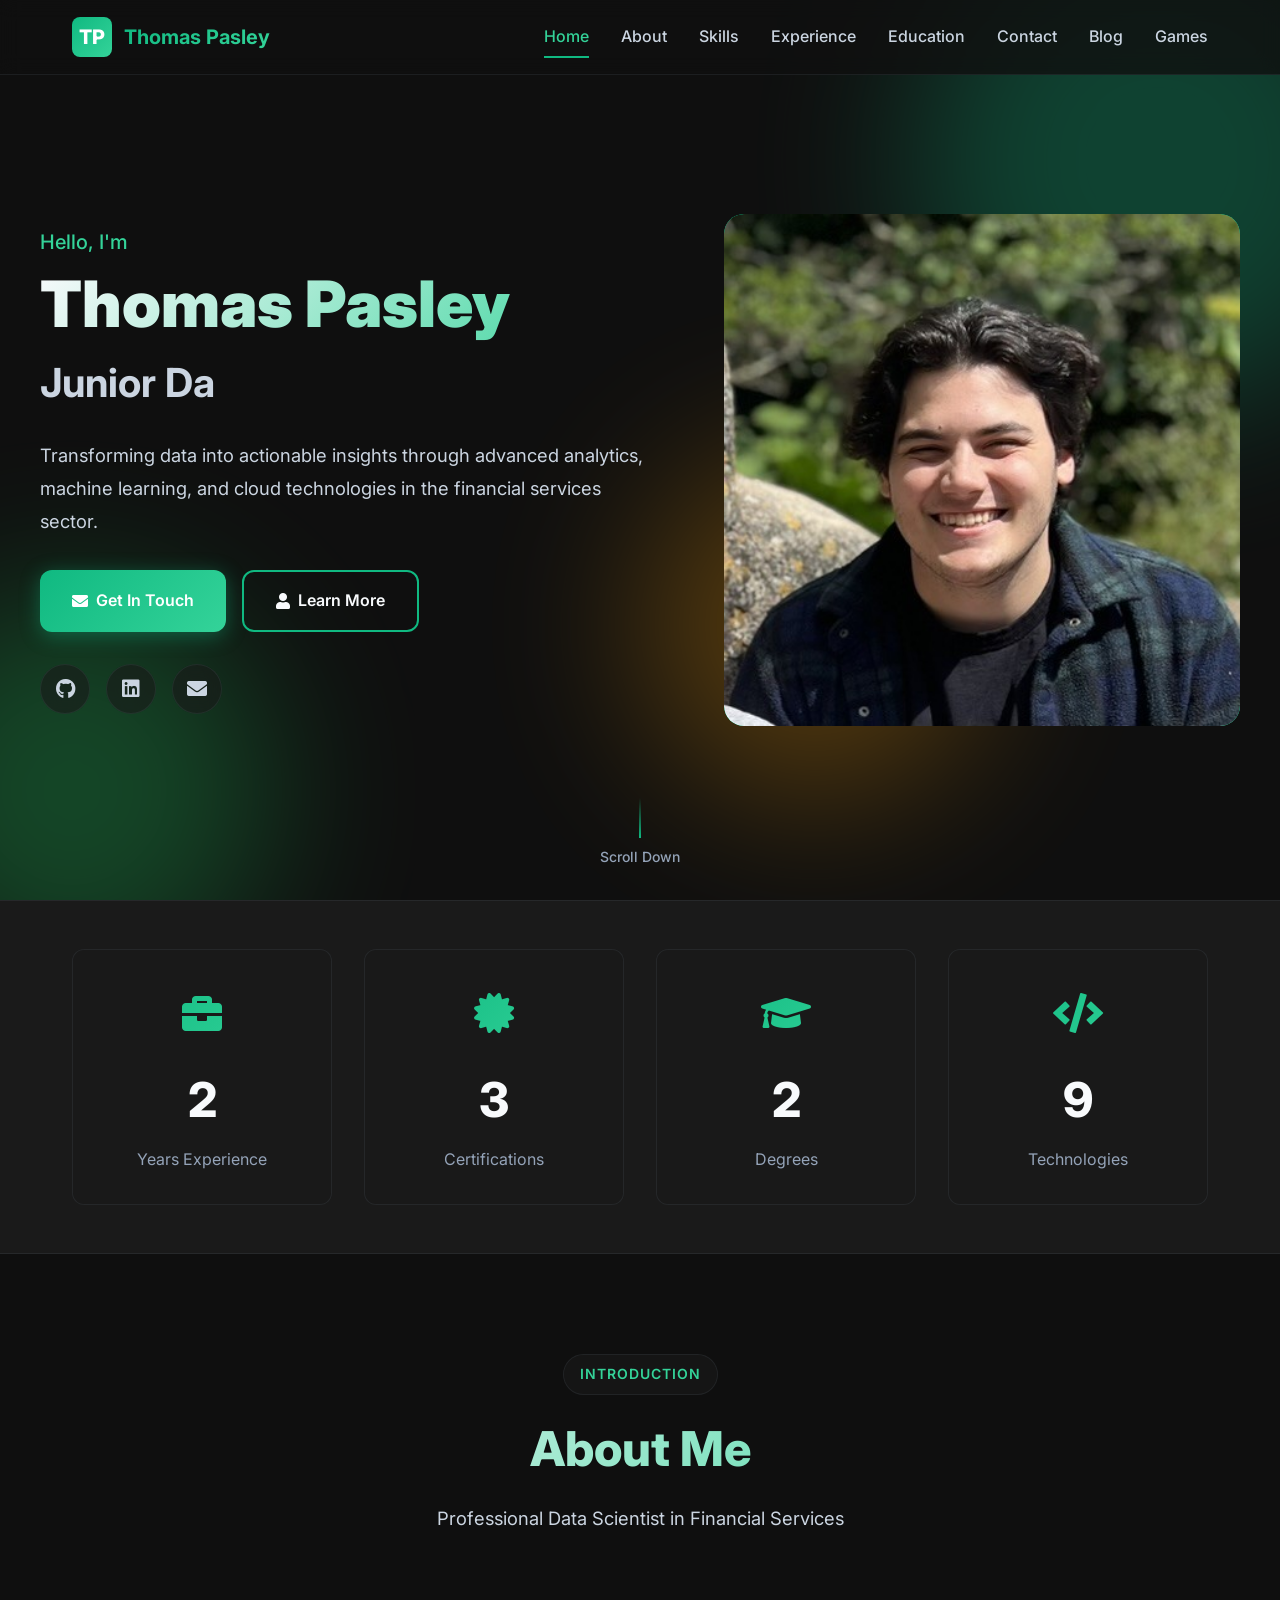
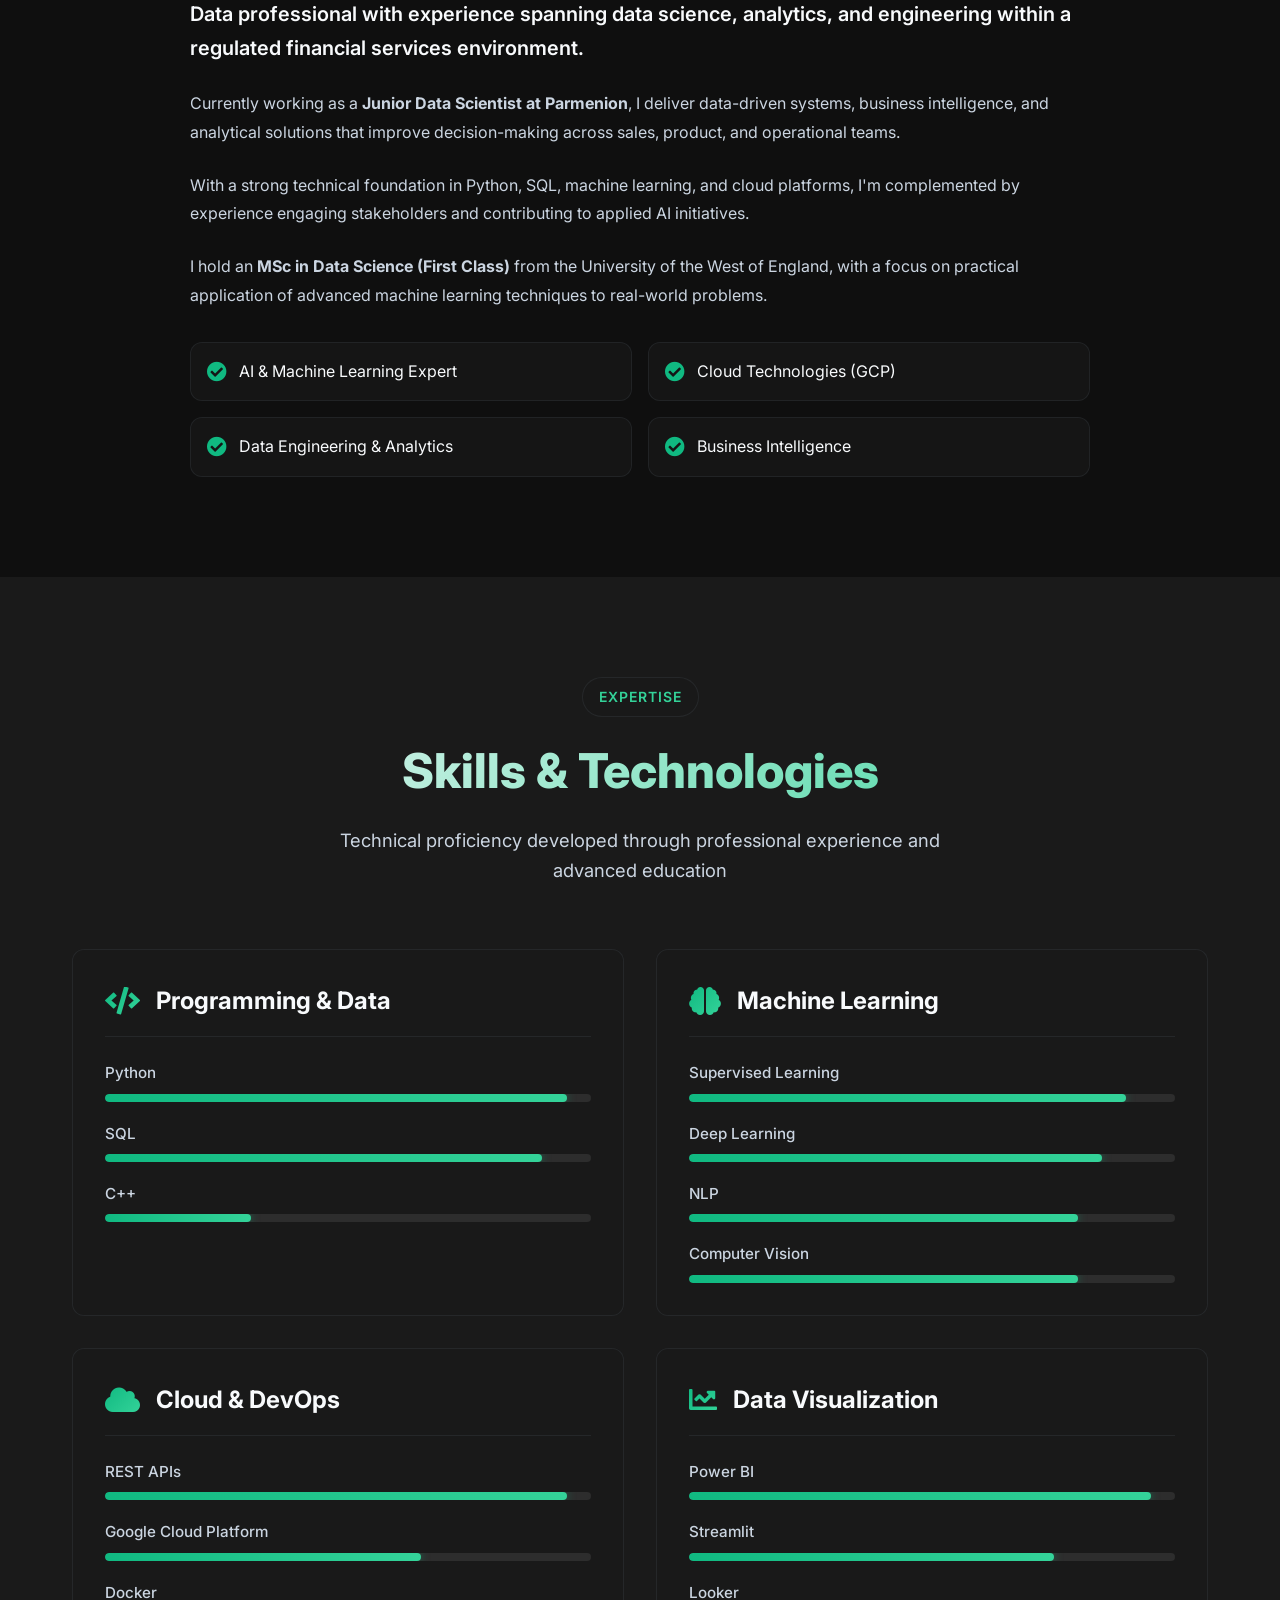
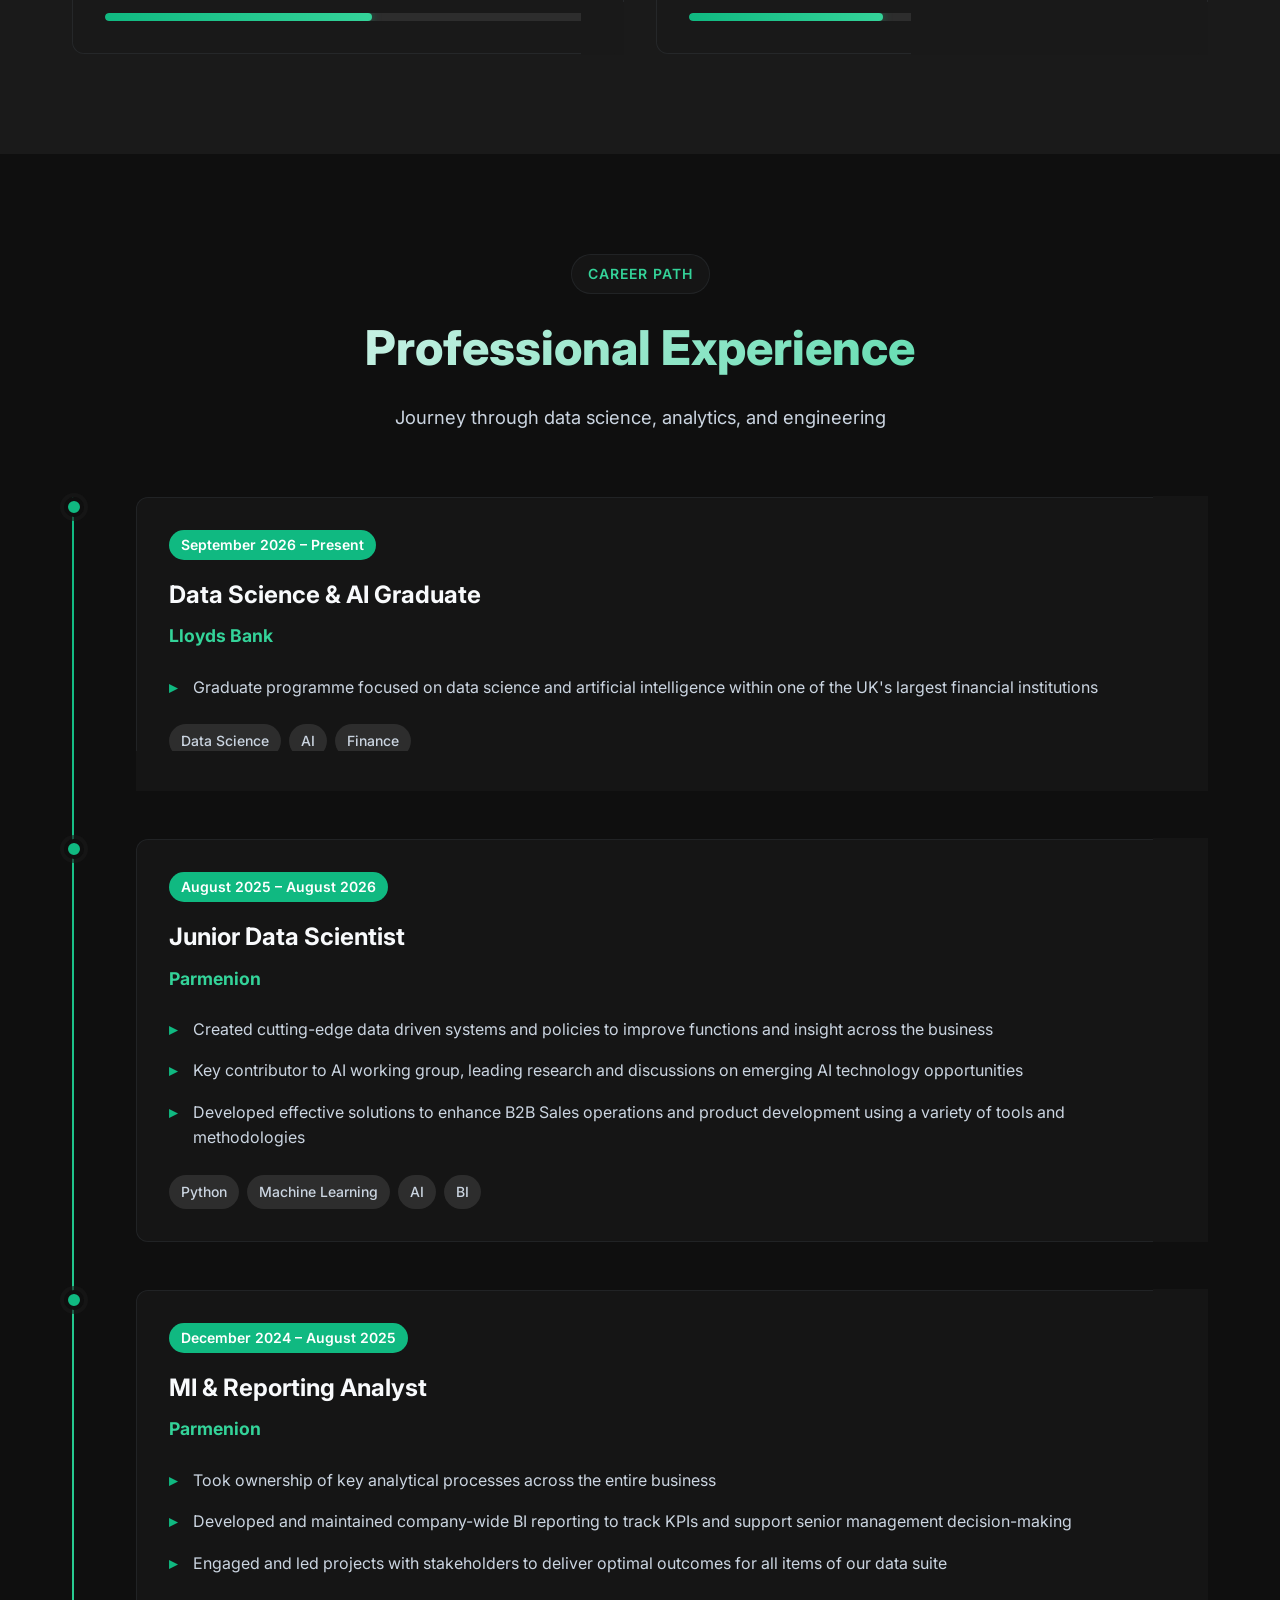
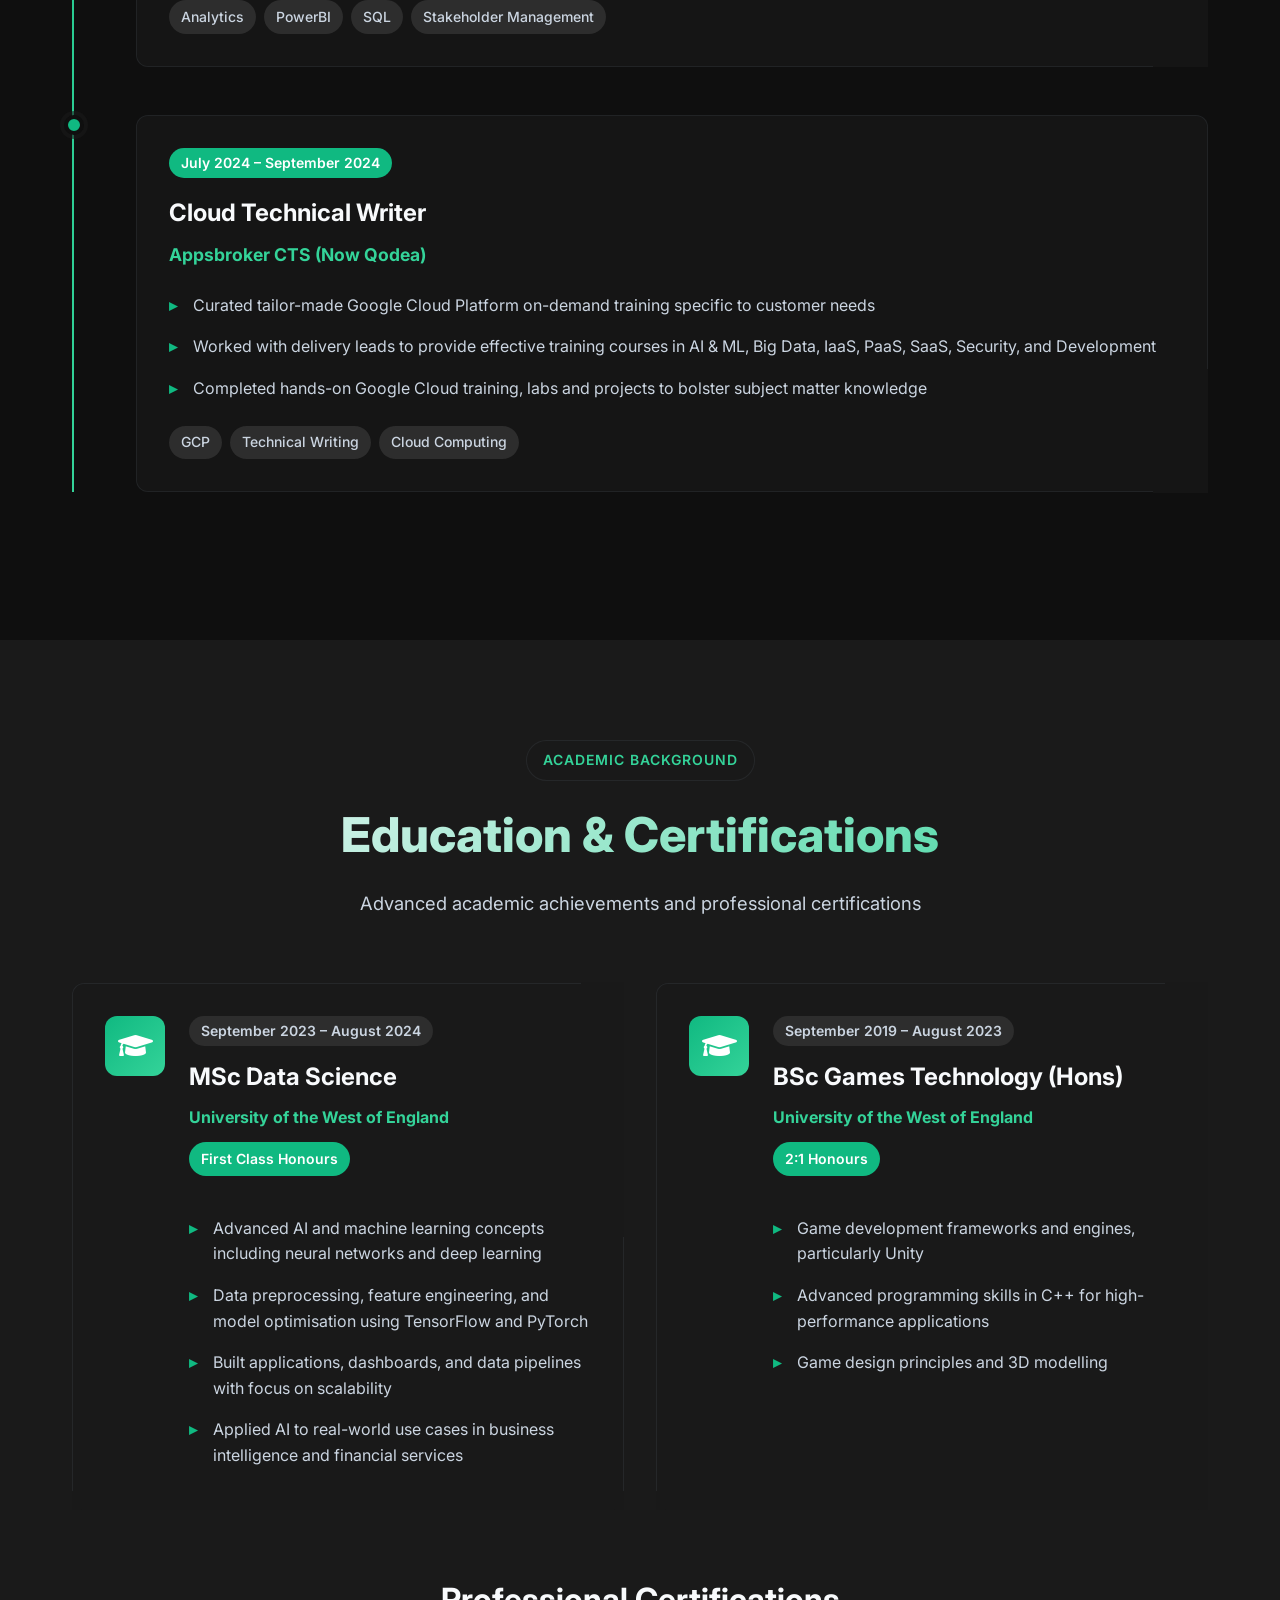
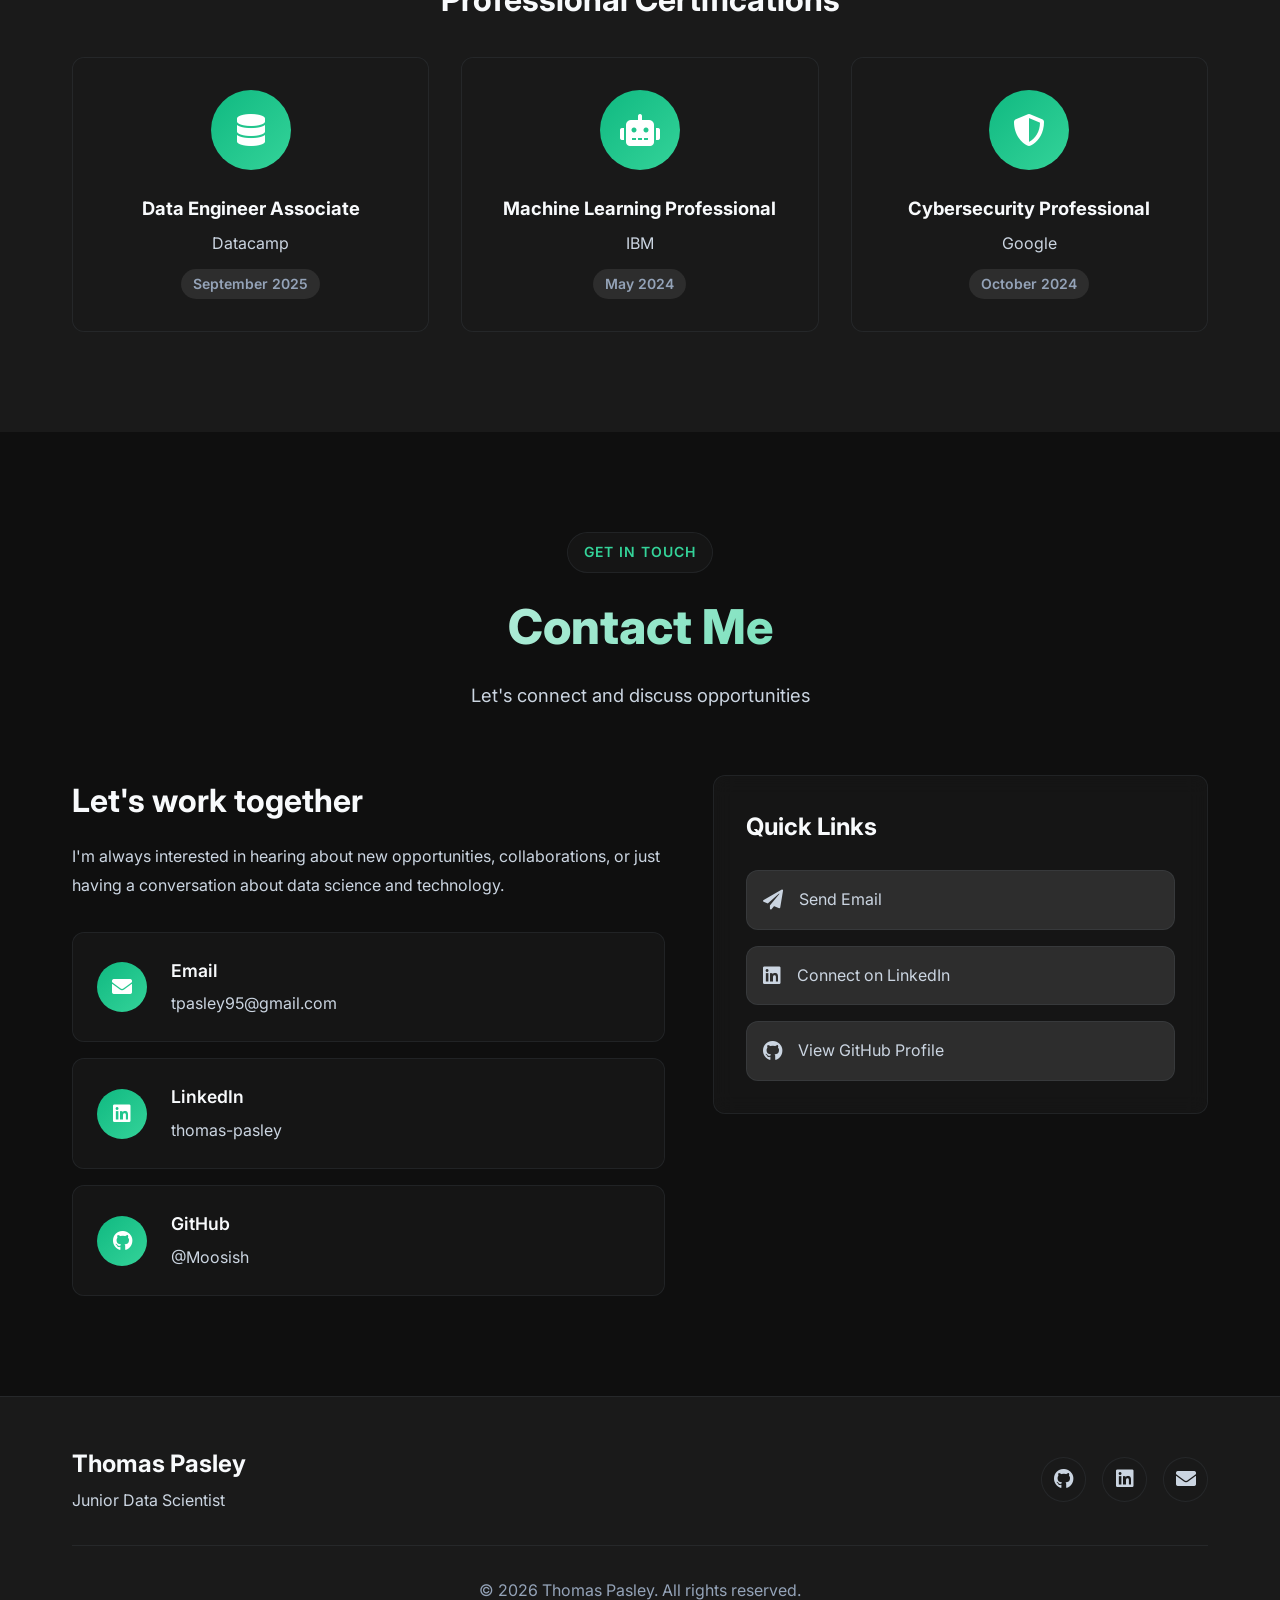
<file: index.html>
<!DOCTYPE HTML>
<html>
	<head>
		<title>Thomas Pasley - Data Scientist Portfolio</title>
		<meta charset="utf-8" />
		<meta name="viewport" content="width=device-width, initial-scale=1, user-scalable=no" />
		<meta name="description" content="Thomas Pasley - Junior Data Scientist specializing in machine learning, data analytics, and cloud technologies" />
		<link rel="preconnect" href="https://fonts.googleapis.com">
		<link rel="preconnect" href="https://fonts.gstatic.com" crossorigin>
		<link href="https://fonts.googleapis.com/css2?family=Inter:wght@300;400;500;600;700;800;900&family=Fira+Code:wght@400;500&display=swap" rel="stylesheet">
		<link rel="stylesheet" href="assets/css/fontawesome-all.min.css" />
		<link rel="stylesheet" href="assets/css/redesign.css" />
	</head>
	<body>

		<!-- Navigation Header -->
		<nav id="main-nav">
			<div class="nav-container">
				<div class="nav-brand">
					<span class="brand-icon">TP</span>
					<span class="brand-name">Thomas Pasley</span>
				</div>
				<div class="nav-menu" id="navMenu">
					<a href="#home" class="nav-link active">Home</a>
					<a href="#about" class="nav-link">About</a>
					<a href="#skills" class="nav-link">Skills</a>
					<a href="#experience" class="nav-link">Experience</a>
					<a href="#education" class="nav-link">Education</a>
					<a href="#contact" class="nav-link">Contact</a>
					<a href="/blog/" class="nav-link">Blog</a>
					<a href="/games/" class="nav-link">Games</a>
				</div>
				<button class="nav-toggle" id="navToggle">
					<span></span>
					<span></span>
					<span></span>
				</button>
			</div>
		</nav>

		<!-- Hero Section -->
		<section id="home" class="hero-section">
			<div class="hero-background">
				<div class="gradient-orb orb-1"></div>
				<div class="gradient-orb orb-2"></div>
				<div class="gradient-orb orb-3"></div>
			</div>
			<div class="hero-content">
				<div class="hero-text">
					<p class="hero-greeting">Hello, I'm</p>
					<h1 class="hero-name">Thomas Pasley</h1>
					<h2 class="hero-title">Junior Data Scientist</h2>
					<p class="hero-description">
						Transforming data into actionable insights through advanced analytics,
						machine learning, and cloud technologies in the financial services sector.
					</p>
					<div class="hero-cta">
						<a href="#contact" class="btn btn-primary">
							<i class="fas fa-envelope"></i> Get In Touch
						</a>
						<a href="#about" class="btn btn-secondary">
							<i class="fas fa-user"></i> Learn More
						</a>
					</div>
					<div class="hero-social">
						<a href="https://github.com/Moosish" target="_blank" rel="noopener noreferrer" aria-label="GitHub">
							<i class="fab fa-github"></i>
						</a>
						<a href="https://www.linkedin.com/in/thomas-pasley/" target="_blank" rel="noopener noreferrer" aria-label="LinkedIn">
							<i class="fab fa-linkedin"></i>
						</a>
						<a href="mailto:tpasley95@gmail.com" aria-label="Email">
							<i class="fas fa-envelope"></i>
						</a>
					</div>
				</div>
				<div class="hero-image">
					<div class="image-wrapper">
						<img src="images/avatar-2026.jpg" alt="Thomas Pasley" />
						<div class="image-border"></div>
					</div>
				</div>
			</div>
			<div class="scroll-indicator">
				<span></span>
				<p>Scroll Down</p>
			</div>
		</section>

		<!-- Stats Section -->
		<section class="stats-section">
			<div class="container">
				<div class="stats-grid">
					<div class="stat-item">
						<div class="stat-icon">
							<i class="fas fa-briefcase"></i>
						</div>
						<h3 class="stat-number" data-target="2">0</h3>
						<p class="stat-label">Years Experience</p>
					</div>
					<div class="stat-item">
						<div class="stat-icon">
							<i class="fas fa-certificate"></i>
						</div>
						<h3 class="stat-number" data-target="3">0</h3>
						<p class="stat-label">Certifications</p>
					</div>
					<div class="stat-item">
						<div class="stat-icon">
							<i class="fas fa-graduation-cap"></i>
						</div>
						<h3 class="stat-number" data-target="2">0</h3>
						<p class="stat-label">Degrees</p>
					</div>
					<div class="stat-item">
						<div class="stat-icon">
							<i class="fas fa-code"></i>
						</div>
						<h3 class="stat-number" data-target="10">0</h3>
						<p class="stat-label">Technologies</p>
					</div>
				</div>
			</div>
		</section>

		<!-- About Section -->
		<section id="about" class="about-section">
			<div class="container">
				<div class="section-header">
					<span class="section-tag">Introduction</span>
					<h2 class="section-title">About Me</h2>
					<p class="section-subtitle">Professional Data Scientist in Financial Services</p>
				</div>
				<div class="about-content">
					<div class="about-text">
						<p class="lead">
							Data professional with experience spanning data science, analytics, and engineering
							within a regulated financial services environment.
						</p>
						<p>
							Currently working as a <strong>Junior Data Scientist at Parmenion</strong>, I deliver
							data-driven systems, business intelligence, and analytical solutions that improve
							decision-making across sales, product, and operational teams.
						</p>
						<p>
							With a strong technical foundation in Python, SQL, machine learning, and cloud platforms,
							I'm complemented by experience engaging stakeholders and contributing to applied AI initiatives.
						</p>
						<p>
							I hold an <strong>MSc in Data Science (First Class)</strong> from the University of the
							West of England, with a focus on practical application of advanced machine learning
							techniques to real-world problems.
						</p>
						<div class="about-highlights">
							<div class="highlight-item">
								<i class="fas fa-check-circle"></i>
								<span>AI & Machine Learning Expert</span>
							</div>
							<div class="highlight-item">
								<i class="fas fa-check-circle"></i>
								<span>Cloud Technologies (GCP)</span>
							</div>
							<div class="highlight-item">
								<i class="fas fa-check-circle"></i>
								<span>Data Engineering & Analytics</span>
							</div>
							<div class="highlight-item">
								<i class="fas fa-check-circle"></i>
								<span>Business Intelligence</span>
							</div>
						</div>
					</div>
				</div>
			</div>
		</section>

		<!-- Skills Section -->
		<section id="skills" class="skills-section">
			<div class="container">
				<div class="section-header">
					<span class="section-tag">Expertise</span>
					<h2 class="section-title">Skills & Technologies</h2>
					<p class="section-subtitle">Technical proficiency developed through professional experience and advanced education</p>
				</div>
				<div class="skills-grid">
					<div class="skill-category">
						<div class="category-header">
							<i class="fas fa-code"></i>
							<h3>Programming & Data</h3>
						</div>
						<div class="skill-items">
							<div class="skill-item">
								<span class="skill-name">Python</span>
								<div class="skill-bar">
									<div class="skill-progress" data-progress="95"></div>
								</div>
							</div>
							<div class="skill-item">
								<span class="skill-name">SQL</span>
								<div class="skill-bar">
									<div class="skill-progress" data-progress="90"></div>
								</div>
							</div>
							<div class="skill-item">
								<span class="skill-name">C++</span>
								<div class="skill-bar">
									<div class="skill-progress" data-progress="30"></div>
								</div>
							</div>
						</div>
					</div>

					<div class="skill-category">
						<div class="category-header">
							<i class="fas fa-brain"></i>
							<h3>Machine Learning</h3>
						</div>
						<div class="skill-items">
							<div class="skill-item">
								<span class="skill-name">Supervised Learning</span>
								<div class="skill-bar">
									<div class="skill-progress" data-progress="90"></div>
								</div>
							</div>
							<div class="skill-item">
								<span class="skill-name">Deep Learning</span>
								<div class="skill-bar">
									<div class="skill-progress" data-progress="85"></div>
								</div>
							</div>
							<div class="skill-item">
								<span class="skill-name">NLP</span>
								<div class="skill-bar">
									<div class="skill-progress" data-progress="80"></div>
								</div>
							</div>
							<div class="skill-item">
								<span class="skill-name">Computer Vision</span>
								<div class="skill-bar">
									<div class="skill-progress" data-progress="80"></div>
								</div>
							</div>
						</div>
					</div>

					<div class="skill-category">
						<div class="category-header">
							<i class="fas fa-cloud"></i>
							<h3>Cloud & DevOps</h3>
						</div>
						<div class="skill-items">
							<div class="skill-item">
								<span class="skill-name">REST APIs</span>
								<div class="skill-bar">
									<div class="skill-progress" data-progress="95"></div>
								</div>
							</div>
							<div class="skill-item">
								<span class="skill-name">Google Cloud Platform</span>
								<div class="skill-bar">
									<div class="skill-progress" data-progress="65"></div>
								</div>
							</div>
							<div class="skill-item">
								<span class="skill-name">Docker</span>
								<div class="skill-bar">
									<div class="skill-progress" data-progress="55"></div>
								</div>
							</div>
						</div>
					</div>

					<div class="skill-category">
						<div class="category-header">
							<i class="fas fa-chart-line"></i>
							<h3>Data Visualization</h3>
						</div>
						<div class="skill-items">
							<div class="skill-item">
								<span class="skill-name">Power BI</span>
								<div class="skill-bar">
									<div class="skill-progress" data-progress="95"></div>
								</div>
							</div>
							<div class="skill-item">
								<span class="skill-name">Streamlit</span>
								<div class="skill-bar">
									<div class="skill-progress" data-progress="75"></div>
								</div>
							</div>
							<div class="skill-item">
								<span class="skill-name">Looker</span>
								<div class="skill-bar">
									<div class="skill-progress" data-progress="40"></div>
								</div>
							</div>
						</div>
					</div>
				</div>
			</div>
		</section>

		<!-- Experience Section -->
		<section id="experience" class="experience-section">
			<div class="container">
				<div class="section-header">
					<span class="section-tag">Career Path</span>
					<h2 class="section-title">Professional Experience</h2>
					<p class="section-subtitle">Journey through data science, analytics, and engineering</p>
				</div>
				<div class="timeline">
					<div class="timeline-item">
						<div class="timeline-marker"></div>
						<div class="timeline-content">
							<span class="timeline-date">September 2026 – Present</span>
							<h3>Data Science &amp; AI Graduate</h3>
							<h4>Lloyds Bank</h4>
							<ul>
								<li>Graduate programme focused on data science and artificial intelligence within one of the UK's largest financial institutions</li>
							</ul>
							<div class="timeline-tags">
								<span class="tag">Data Science</span>
								<span class="tag">AI</span>
								<span class="tag">Finance</span>
							</div>
						</div>
					</div>

					<div class="timeline-item">
						<div class="timeline-marker"></div>
						<div class="timeline-content">
							<span class="timeline-date">August 2025 – August 2026</span>
							<h3>Junior Data Scientist</h3>
							<h4>Parmenion</h4>
							<ul>
								<li>Created cutting-edge data driven systems and policies to improve functions and insight across the business</li>
								<li>Key contributor to AI working group, leading research and discussions on emerging AI technology opportunities</li>
								<li>Developed effective solutions to enhance B2B Sales operations and product development using a variety of tools and methodologies</li>
							</ul>
							<div class="timeline-tags">
								<span class="tag">Python</span>
								<span class="tag">Machine Learning</span>
								<span class="tag">AI</span>
								<span class="tag">BI</span>
							</div>
						</div>
					</div>

					<div class="timeline-item">
						<div class="timeline-marker"></div>
						<div class="timeline-content">
							<span class="timeline-date">December 2024 – August 2025</span>
							<h3>MI & Reporting Analyst</h3>
							<h4>Parmenion</h4>
							<ul>
								<li>Took ownership of key analytical processes across the entire business</li>
								<li>Developed and maintained company-wide BI reporting to track KPIs and support senior management decision-making</li>
								<li>Engaged and led projects with stakeholders to deliver optimal outcomes for all items of our data suite</li>
							</ul>
							<div class="timeline-tags">
								<span class="tag">Analytics</span>
								<span class="tag">PowerBI
								</span>
								<span class="tag">SQL</span>
								<span class="tag">Stakeholder Management</span>
							</div>
						</div>
					</div>

					<div class="timeline-item">
						<div class="timeline-marker"></div>
						<div class="timeline-content">
							<span class="timeline-date">July 2024 – September 2024</span>
							<h3>Cloud Technical Writer</h3>
							<h4>Appsbroker CTS (Now Qodea)</h4>
							<ul>
								<li>Curated tailor-made Google Cloud Platform on-demand training specific to customer needs</li>
								<li>Worked with delivery leads to provide effective training courses in AI & ML, Big Data, IaaS, PaaS, SaaS, Security, and Development</li>
								<li>Completed hands-on Google Cloud training, labs and projects to bolster subject matter knowledge</li>
							</ul>
							<div class="timeline-tags">
								<span class="tag">GCP</span>
								<span class="tag">Technical Writing</span>
								<span class="tag">Cloud Computing</span>
							</div>
						</div>
					</div>
				</div>
			</div>
		</section>

		<!-- Education Section -->
		<section id="education" class="education-section">
			<div class="container">
				<div class="section-header">
					<span class="section-tag">Academic Background</span>
					<h2 class="section-title">Education & Certifications</h2>
					<p class="section-subtitle">Advanced academic achievements and professional certifications</p>
				</div>

				<div class="education-grid">
					<div class="education-card">
						<div class="education-icon">
							<i class="fas fa-graduation-cap"></i>
						</div>
						<div class="education-content">
							<span class="education-date">September 2023 – August 2024</span>
							<h3>MSc Data Science</h3>
							<h4>University of the West of England</h4>
							<span class="education-grade">First Class Honours</span>
							<ul>
								<li>Advanced AI and machine learning concepts including neural networks and deep learning</li>
								<li>Data preprocessing, feature engineering, and model optimisation using TensorFlow and PyTorch</li>
								<li>Built applications, dashboards, and data pipelines with focus on scalability</li>
								<li>Applied AI to real-world use cases in business intelligence and financial services</li>
							</ul>
						</div>
					</div>

					<div class="education-card">
						<div class="education-icon">
							<i class="fas fa-graduation-cap"></i>
						</div>
						<div class="education-content">
							<span class="education-date">September 2019 – August 2023</span>
							<h3>BSc Games Technology (Hons)</h3>
							<h4>University of the West of England</h4>
							<span class="education-grade">2:1 Honours</span>
							<ul>
								<li>Game development frameworks and engines, particularly Unity</li>
								<li>Advanced programming skills in C++ for high-performance applications</li>
								<li>Game design principles and 3D modelling</li>
							</ul>
						</div>
					</div>
				</div>

				<div class="certifications-wrapper">
					<h3 class="certifications-title">Professional Certifications</h3>
					<div class="certifications-grid">
						<div class="cert-card">
							<div class="cert-icon">
								<i class="fas fa-database"></i>
							</div>
							<h4>Data Engineer Associate</h4>
							<p>Datacamp</p>
							<span class="cert-date">September 2025</span>
						</div>
						<div class="cert-card">
							<div class="cert-icon">
								<i class="fas fa-robot"></i>
							</div>
							<h4>Machine Learning Professional</h4>
							<p>IBM</p>
							<span class="cert-date">May 2024</span>
						</div>
						<div class="cert-card">
							<div class="cert-icon">
								<i class="fas fa-shield-alt"></i>
							</div>
							<h4>Cybersecurity Professional</h4>
							<p>Google</p>
							<span class="cert-date">October 2024</span>
						</div>
					</div>
				</div>
			</div>
		</section>

		<!-- Contact Section -->
		<section id="contact" class="contact-section">
			<div class="container">
				<div class="section-header">
					<span class="section-tag">Get In Touch</span>
					<h2 class="section-title">Contact Me</h2>
					<p class="section-subtitle">Let's connect and discuss opportunities</p>
				</div>
				<div class="contact-grid">
					<div class="contact-info">
						<h3>Let's work together</h3>
						<p>
							I'm always interested in hearing about new opportunities, collaborations,
							or just having a conversation about data science and technology.
						</p>
						<div class="contact-methods">
							<a href="mailto:tpasley95@gmail.com" class="contact-method">
								<div class="method-icon">
									<i class="fas fa-envelope"></i>
								</div>
								<div class="method-content">
									<h4>Email</h4>
									<p>tpasley95@gmail.com</p>
								</div>
							</a>
							<a href="https://www.linkedin.com/in/thomas-pasley/" target="_blank" rel="noopener noreferrer" class="contact-method">
								<div class="method-icon">
									<i class="fab fa-linkedin"></i>
								</div>
								<div class="method-content">
									<h4>LinkedIn</h4>
									<p>thomas-pasley</p>
								</div>
							</a>
							<a href="https://github.com/Moosish" target="_blank" rel="noopener noreferrer" class="contact-method">
								<div class="method-icon">
									<i class="fab fa-github"></i>
								</div>
								<div class="method-content">
									<h4>GitHub</h4>
									<p>@Moosish</p>
								</div>
							</a>
						</div>
					</div>
					<div class="contact-cta">
						<div class="cta-card">
							<h3>Quick Links</h3>
							<div class="quick-links">
								<a href="mailto:tpasley95@gmail.com" class="quick-link">
									<i class="fas fa-paper-plane"></i>
									Send Email
								</a>
								<a href="https://www.linkedin.com/in/thomas-pasley/" target="_blank" rel="noopener noreferrer" class="quick-link">
									<i class="fab fa-linkedin"></i>
									Connect on LinkedIn
								</a>
								<a href="https://github.com/Moosish" target="_blank" rel="noopener noreferrer" class="quick-link">
									<i class="fab fa-github"></i>
									View GitHub Profile
								</a>
							</div>
						</div>
					</div>
				</div>
			</div>
		</section>

		<!-- Footer -->
		<footer class="site-footer">
			<div class="container">
				<div class="footer-content">
					<div class="footer-brand">
						<h3>Thomas Pasley</h3>
						<p>Junior Data Scientist</p>
					</div>
					<div class="footer-social">
						<a href="https://github.com/Moosish" target="_blank" rel="noopener noreferrer" aria-label="GitHub">
							<i class="fab fa-github"></i>
						</a>
						<a href="https://www.linkedin.com/in/thomas-pasley/" target="_blank" rel="noopener noreferrer" aria-label="LinkedIn">
							<i class="fab fa-linkedin"></i>
						</a>
						<a href="mailto:tpasley95@gmail.com" aria-label="Email">
							<i class="fas fa-envelope"></i>
						</a>
					</div>
				</div>
				<div class="footer-bottom">
					<p>&copy; 2026 Thomas Pasley. All rights reserved.</p>
				</div>
			</div>
		</footer>

		<!-- Scripts -->
		<script src="assets/js/redesign.js"></script>
	</body>
</html>
</file>
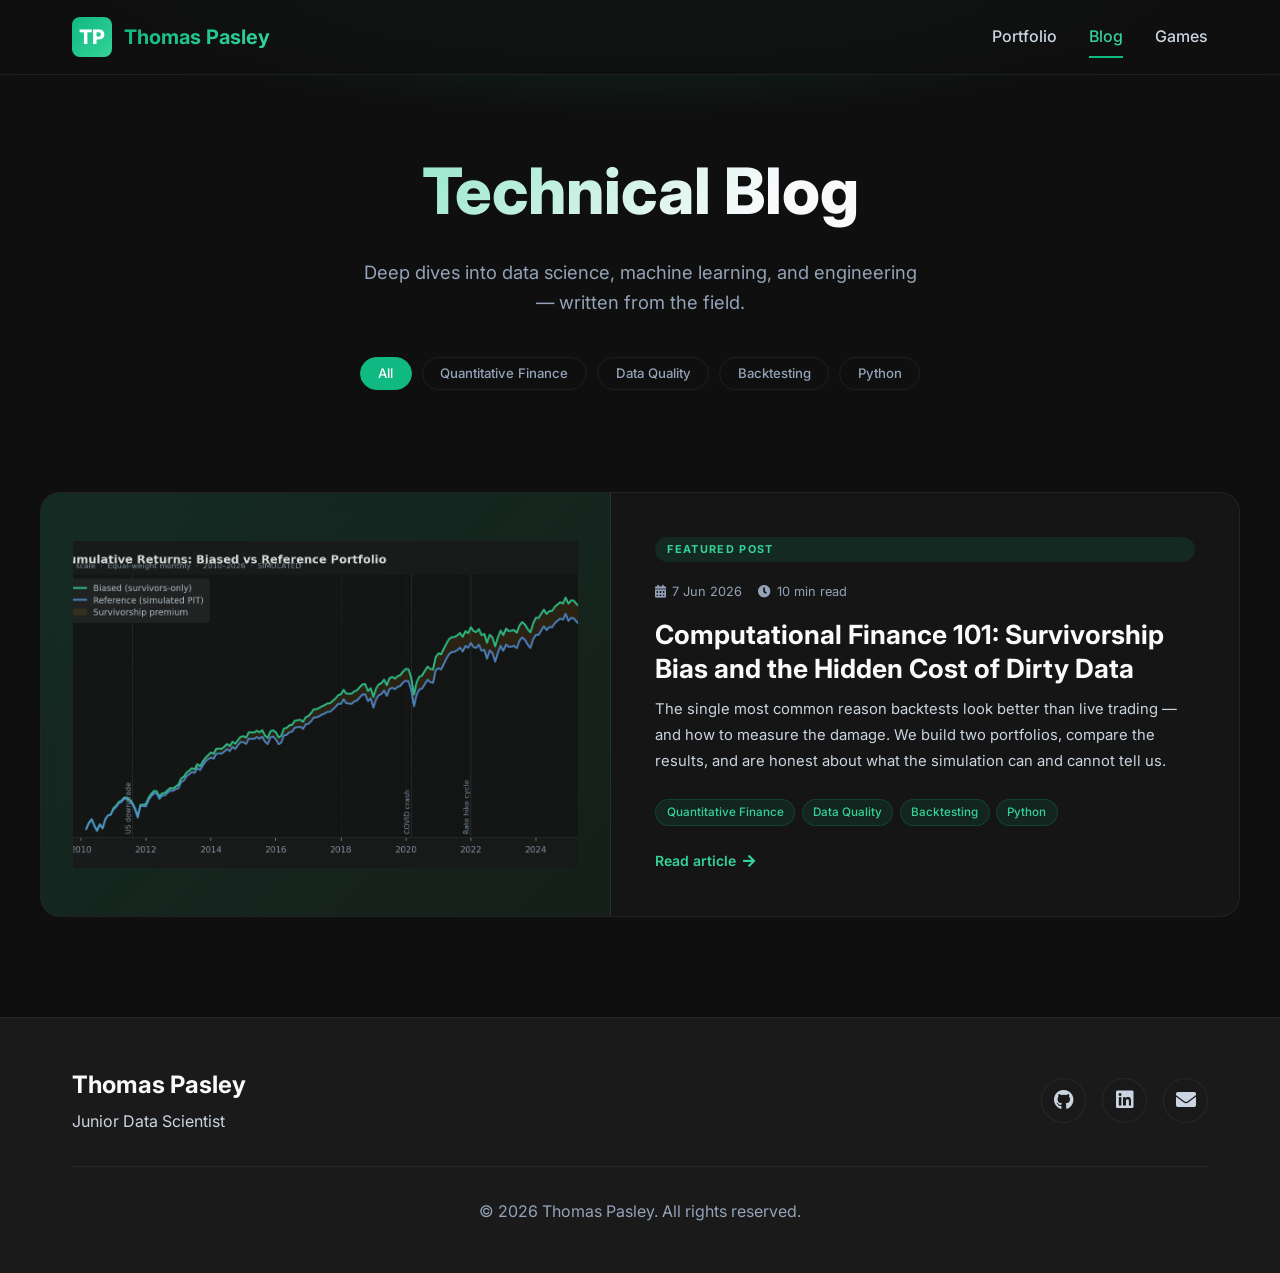
<file: blog/index.html>
<!DOCTYPE HTML>
<html lang="en">
<head>
    <title>Blog — Thomas Pasley</title>
    <meta charset="utf-8" />
    <meta name="viewport" content="width=device-width, initial-scale=1, user-scalable=no" />
    <meta name="description" content="Technical writing on data science, machine learning, and engineering by Thomas Pasley." />
    <link rel="preconnect" href="https://fonts.googleapis.com">
    <link rel="preconnect" href="https://fonts.gstatic.com" crossorigin>
    <link href="https://fonts.googleapis.com/css2?family=Inter:wght@300;400;500;600;700;800;900&family=Fira+Code:wght@400;500&display=swap" rel="stylesheet">
    <link rel="stylesheet" href="../assets/css/fontawesome-all.min.css" />
    <link rel="stylesheet" href="../assets/css/redesign.css" />
    <link rel="stylesheet" href="./blog.css" />
</head>
<body>

    <!-- Navigation -->
    <nav id="main-nav">
        <div class="nav-container">
            <div class="nav-brand">
                <span class="brand-icon">TP</span>
                <span class="brand-name">Thomas Pasley</span>
            </div>
            <div class="nav-menu" id="navMenu">
                <a href="/" class="nav-link">Portfolio</a>
                <a href="/blog/" class="nav-link active">Blog</a>
                <a href="/games/" class="nav-link">Games</a>
            </div>
            <button class="nav-toggle" id="navToggle" aria-label="Toggle navigation">
                <span></span>
                <span></span>
                <span></span>
            </button>
        </div>
    </nav>

    <!-- Hero -->
    <header class="blog-hero">
        <h1>Technical Blog</h1>
        <p class="blog-hero-subtitle">
            Deep dives into data science, machine learning, and engineering — written from the field.
        </p>

        <!-- Tag filter — populated by blog.js -->
        <div class="tag-filter" id="tagFilter" role="group" aria-label="Filter posts by tag"></div>
    </header>

    <!-- Posts -->
    <main class="posts-section" id="postsRoot">
        <div class="posts-container">
            <!-- Featured card injected here -->
            <div id="featuredZone"></div>

            <!-- Regular cards grid -->
            <div class="regular-posts" id="regularGrid"></div>

            <!-- Empty state -->
            <p class="posts-empty" id="postsEmpty">No posts match that tag yet.</p>
        </div>
    </main>

    <!-- Footer -->
    <footer class="site-footer">
        <div class="container">
            <div class="footer-content">
                <div class="footer-brand">
                    <h3>Thomas Pasley</h3>
                    <p>Junior Data Scientist</p>
                </div>
                <div class="footer-social">
                    <a href="https://github.com/Moosish" target="_blank" rel="noopener noreferrer" aria-label="GitHub">
                        <i class="fab fa-github"></i>
                    </a>
                    <a href="https://www.linkedin.com/in/thomas-pasley/" target="_blank" rel="noopener noreferrer" aria-label="LinkedIn">
                        <i class="fab fa-linkedin"></i>
                    </a>
                    <a href="mailto:tpasley95@gmail.com" aria-label="Email">
                        <i class="fas fa-envelope"></i>
                    </a>
                </div>
            </div>
            <div class="footer-bottom">
                <p>&copy; 2026 Thomas Pasley. All rights reserved.</p>
            </div>
        </div>
    </footer>

    <script src="./posts.js"></script>
    <script src="./blog.js"></script>
</body>
</html>
</file>
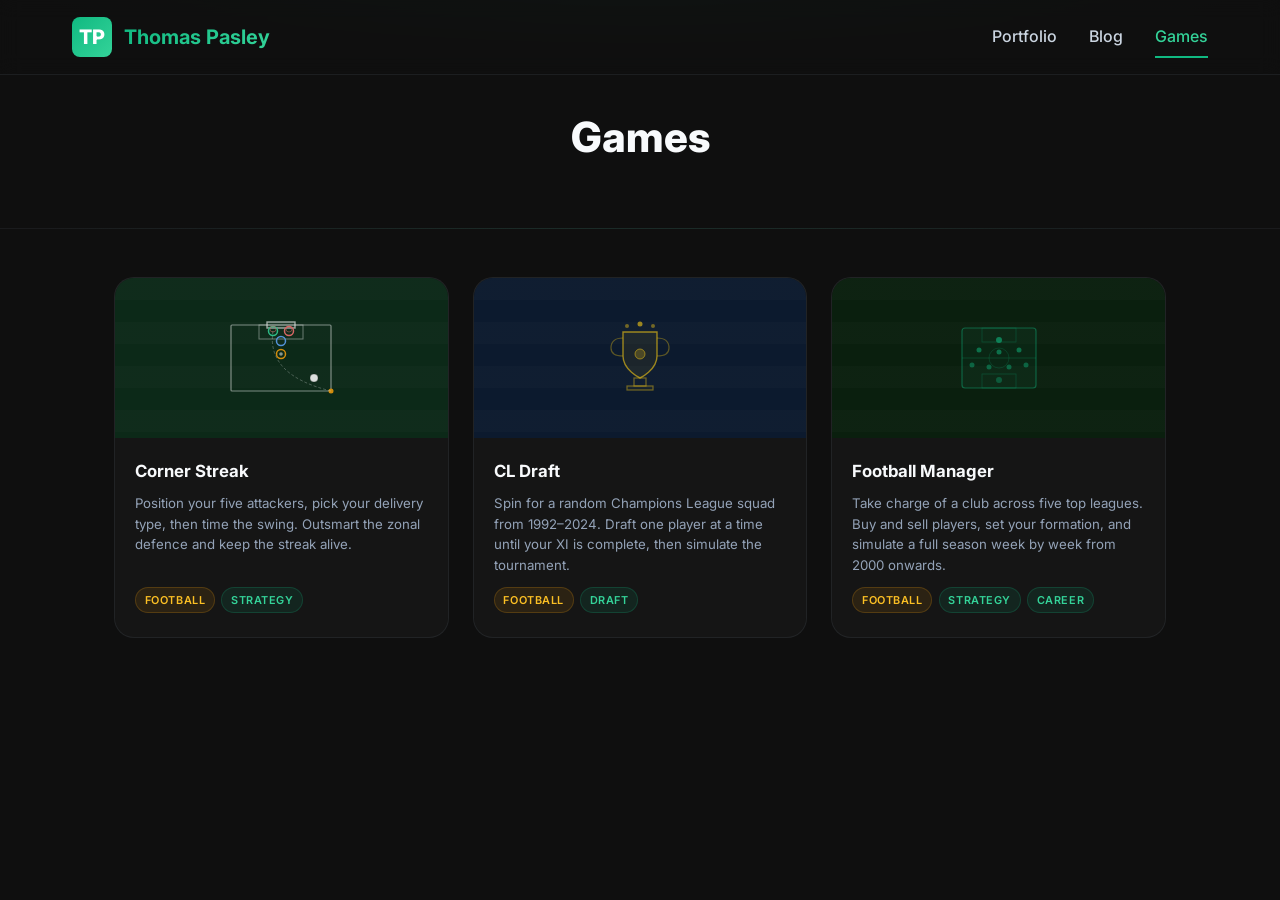
<file: games/index.html>
<!DOCTYPE html>
<html lang="en">
<head>
    <title>Games — Thomas Pasley</title>
    <meta charset="utf-8"/>
    <meta name="viewport" content="width=device-width, initial-scale=1, user-scalable=no"/>
    <meta name="description" content="Mini arcade-style games by Thomas Pasley — data-driven mechanics, browser-native, no installs."/>
    <link rel="preconnect" href="https://fonts.googleapis.com">
    <link rel="preconnect" href="https://fonts.gstatic.com" crossorigin>
    <link href="https://fonts.googleapis.com/css2?family=Inter:wght@300;400;500;600;700;800;900&display=swap" rel="stylesheet">
    <link rel="stylesheet" href="../assets/css/fontawesome-all.min.css"/>
    <link rel="stylesheet" href="../assets/css/redesign.css"/>
    <style>
        .games-hero {
            text-align: center;
            padding: 6.5rem 1.5rem 3rem;
            background: radial-gradient(ellipse 70% 50% at 50% -10%, rgba(16,185,129,0.14) 0%, transparent 70%);
            border-bottom: 1px solid rgba(148,163,184,0.08);
        }
        .games-hero h1 {
            font-size: clamp(1.8rem, 4vw, 2.6rem);
            font-weight: 800;
            color: var(--text-primary);
            margin-bottom: 0.6rem;
        }
        .games-hero p {
            font-size: 1rem;
            color: var(--text-muted);
            max-width: 500px;
            margin: 0 auto;
            line-height: 1.65;
        }

        .games-section { max-width: 1100px; margin: 0 auto; padding: 3rem 1.5rem 5rem; }

        .games-grid {
            display: grid;
            grid-template-columns: repeat(auto-fill, minmax(300px, 1fr));
            gap: 1.5rem;
        }

        .game-card {
            background: var(--bg-card);
            border: 1px solid var(--border-color);
            border-radius: var(--border-radius-lg);
            overflow: hidden;
            text-decoration: none;
            color: inherit;
            display: flex;
            flex-direction: column;
            transition: transform 0.2s, border-color 0.2s, box-shadow 0.2s;
        }
        .game-card:hover {
            transform: translateY(-4px);
            border-color: rgba(16,185,129,0.35);
            box-shadow: 0 12px 40px rgba(0,0,0,0.35);
        }

        .game-card-pitch {
            height: 160px;
            background: #0c2918;
            display: flex;
            align-items: center;
            justify-content: center;
            position: relative;
            overflow: hidden;
        }
        .game-card-pitch::before {
            content: '';
            position: absolute;
            inset: 0;
            background: repeating-linear-gradient(
                180deg,
                rgba(255,255,255,0.016) 0px,
                rgba(255,255,255,0.016) 22px,
                transparent 22px,
                transparent 44px
            );
        }
        .pitch-icon {
            position: relative;
            z-index: 1;
            display: flex;
            flex-direction: column;
            align-items: center;
            gap: 6px;
        }
        .pitch-icon svg { opacity: 0.85; }
        .game-card-body { padding: 1.25rem 1.25rem 1.5rem; flex: 1; display: flex; flex-direction: column; gap: 0.5rem; }
        .game-card-title { font-size: 1.05rem; font-weight: 700; color: var(--text-primary); }
        .game-card-desc { font-size: 0.83rem; color: var(--text-muted); line-height: 1.55; flex: 1; }
        .game-card-tags { display: flex; gap: 0.4rem; flex-wrap: wrap; margin-top: 0.25rem; }
        .game-tag {
            font-size: 0.68rem; font-weight: 600; letter-spacing: 0.05em; text-transform: uppercase;
            padding: 0.2rem 0.55rem; border-radius: 20px;
            background: rgba(16,185,129,0.1); color: var(--primary-light);
            border: 1px solid rgba(16,185,129,0.2);
        }
        .game-tag.tag-sport { background: rgba(245,158,11,0.1); color: #fbbf24; border-color: rgba(245,158,11,0.2); }
    </style>
</head>
<body>

<nav id="main-nav">
    <div class="nav-container">
        <div class="nav-brand">
            <span class="brand-icon">TP</span>
            <span class="brand-name">Thomas Pasley</span>
        </div>
        <div class="nav-menu" id="navMenu">
            <a href="/" class="nav-link">Portfolio</a>
            <a href="/blog/" class="nav-link">Blog</a>
            <a href="/games/" class="nav-link active">Games</a>
        </div>
        <button class="nav-toggle" id="navToggle" aria-label="Toggle navigation">
            <span></span><span></span><span></span>
        </button>
    </div>
</nav>

<header class="games-hero">
    <h1>Games</h1>
</header>

<section class="games-section">
    <div class="games-grid">

        <a href="./corners/" class="game-card">
            <div class="game-card-pitch">
                <!-- Mini top-down pitch SVG -->
                <div class="pitch-icon">
                    <svg width="110" height="76" viewBox="0 0 110 76" fill="none" xmlns="http://www.w3.org/2000/svg">
                        <!-- Pitch outline / penalty area -->
                        <rect x="5" y="5" width="100" height="66" rx="1" stroke="rgba(255,255,255,0.55)" stroke-width="1.2" fill="none"/>
                        <!-- 6-yard box -->
                        <rect x="33" y="5" width="44" height="14" stroke="rgba(255,255,255,0.45)" stroke-width="1" fill="none"/>
                        <!-- Goal -->
                        <rect x="41" y="2" width="28" height="6" stroke="rgba(255,255,255,0.7)" stroke-width="1.4" fill="rgba(255,255,255,0.07)"/>
                        <!-- Penalty spot -->
                        <circle cx="55" cy="34" r="1.8" fill="rgba(255,255,255,0.6)"/>
                        <!-- Corner flag -->
                        <circle cx="105" cy="71" r="2.5" fill="#f59e0b"/>
                        <!-- Ball at corner -->
                        <circle cx="88" cy="58" r="4" fill="white" stroke="rgba(0,0,0,0.3)" stroke-width="0.8"/>
                        <!-- Attacker dots -->
                        <circle cx="47" cy="11" r="4.5" fill="none" stroke="#34d399" stroke-width="1.5"/>
                        <circle cx="55" cy="21" r="4.5" fill="none" stroke="#60a5fa" stroke-width="1.5"/>
                        <circle cx="55" cy="34" r="4.5" fill="none" stroke="#f59e0b" stroke-width="1.5"/>
                        <circle cx="63" cy="11" r="4.5" fill="none" stroke="#f87171" stroke-width="1.5"/>
                        <!-- Defender dots -->
                        <circle cx="47" cy="9" r="3"   fill="none" stroke="#f87171" stroke-width="1" opacity="0.5"/>
                        <circle cx="63" cy="9" r="3"   fill="none" stroke="#f87171" stroke-width="1" opacity="0.5"/>
                        <!-- Ball arc (inswinger) -->
                        <path d="M 105 71 Q 40 55 47 11" stroke="rgba(255,255,255,0.3)" stroke-width="1" fill="none" stroke-dasharray="3 2"/>
                    </svg>
                </div>
            </div>
            <div class="game-card-body">
                <div class="game-card-title">Corner Streak</div>
                <div class="game-card-desc">Position your five attackers, pick your delivery type, then time the swing. Outsmart the zonal defence and keep the streak alive.</div>
                <div class="game-card-tags">
                    <span class="game-tag tag-sport">Football</span>
                    <span class="game-tag">Strategy</span>
                </div>
            </div>
        </a>

        <a href="./cl-draft/" class="game-card">
            <div class="game-card-pitch" style="background:#0c1a2e">
                <div class="pitch-icon">
                    <svg width="110" height="76" viewBox="0 0 110 76" fill="none" xmlns="http://www.w3.org/2000/svg">
                        <!-- Trophy -->
                        <path d="M38 12 H72 V36 C72 50 55 58 55 58 C55 58 38 50 38 36 Z" stroke="rgba(250,204,21,0.7)" stroke-width="1.4" fill="rgba(250,204,21,0.08)"/>
                        <rect x="49" y="58" width="12" height="8" stroke="rgba(250,204,21,0.5)" stroke-width="1.2" fill="none"/>
                        <rect x="42" y="66" width="26" height="4" stroke="rgba(250,204,21,0.5)" stroke-width="1.2" fill="rgba(250,204,21,0.05)"/>
                        <!-- Handles -->
                        <path d="M38 18 Q26 18 26 28 Q26 36 38 36" stroke="rgba(250,204,21,0.4)" stroke-width="1.2" fill="none"/>
                        <path d="M72 18 Q84 18 84 28 Q84 36 72 36" stroke="rgba(250,204,21,0.4)" stroke-width="1.2" fill="none"/>
                        <!-- Stars -->
                        <circle cx="55" cy="34" r="5" fill="rgba(250,204,21,0.25)" stroke="rgba(250,204,21,0.6)" stroke-width="1"/>
                        <circle cx="42" cy="6" r="2" fill="#facc15" opacity="0.5"/>
                        <circle cx="55" cy="4" r="2.5" fill="#facc15" opacity="0.7"/>
                        <circle cx="68" cy="6" r="2" fill="#facc15" opacity="0.5"/>
                    </svg>
                </div>
            </div>
            <div class="game-card-body">
                <div class="game-card-title">CL Draft</div>
                <div class="game-card-desc">Spin for a random Champions League squad from 1992–2024. Draft one player at a time until your XI is complete, then simulate the tournament.</div>
                <div class="game-card-tags">
                    <span class="game-tag tag-sport">Football</span>
                    <span class="game-tag">Draft</span>
                </div>
            </div>
        </a>

        <a href="./manager/" class="game-card">
            <div class="game-card-pitch" style="background:#0a1f0e">
                <div class="pitch-icon">
                    <svg width="110" height="76" viewBox="0 0 110 76" fill="none" xmlns="http://www.w3.org/2000/svg">
                        <rect x="18" y="8" width="74" height="60" rx="3" stroke="rgba(16,185,129,0.5)" stroke-width="1.2" fill="rgba(16,185,129,0.06)"/>
                        <line x1="18" y1="38" x2="92" y2="38" stroke="rgba(16,185,129,0.3)" stroke-width="0.8"/>
                        <circle cx="55" cy="38" r="10" stroke="rgba(16,185,129,0.25)" stroke-width="0.8" fill="none"/>
                        <rect x="38" y="8" width="34" height="14" stroke="rgba(16,185,129,0.3)" stroke-width="0.8" fill="none"/>
                        <rect x="38" y="54" width="34" height="14" stroke="rgba(16,185,129,0.3)" stroke-width="0.8" fill="none"/>
                        <circle cx="55" cy="20" r="3" fill="rgba(16,185,129,0.7)"/>
                        <circle cx="35" cy="30" r="2.5" fill="rgba(16,185,129,0.6)"/>
                        <circle cx="55" cy="32" r="2.5" fill="rgba(16,185,129,0.6)"/>
                        <circle cx="75" cy="30" r="2.5" fill="rgba(16,185,129,0.6)"/>
                        <circle cx="28" cy="45" r="2.5" fill="rgba(16,185,129,0.5)"/>
                        <circle cx="45" cy="47" r="2.5" fill="rgba(16,185,129,0.5)"/>
                        <circle cx="65" cy="47" r="2.5" fill="rgba(16,185,129,0.5)"/>
                        <circle cx="82" cy="45" r="2.5" fill="rgba(16,185,129,0.5)"/>
                        <circle cx="55" cy="60" r="3" fill="rgba(16,185,129,0.4)"/>
                    </svg>
                </div>
            </div>
            <div class="game-card-body">
                <div class="game-card-title">Football Manager</div>
                <div class="game-card-desc">Take charge of a club across five top leagues. Buy and sell players, set your formation, and simulate a full season week by week from 2000 onwards.</div>
                <div class="game-card-tags">
                    <span class="game-tag tag-sport">Football</span>
                    <span class="game-tag">Strategy</span>
                    <span class="game-tag">Career</span>
                </div>
            </div>
        </a>

    </div>
</section>

</body>
</html>
</file>
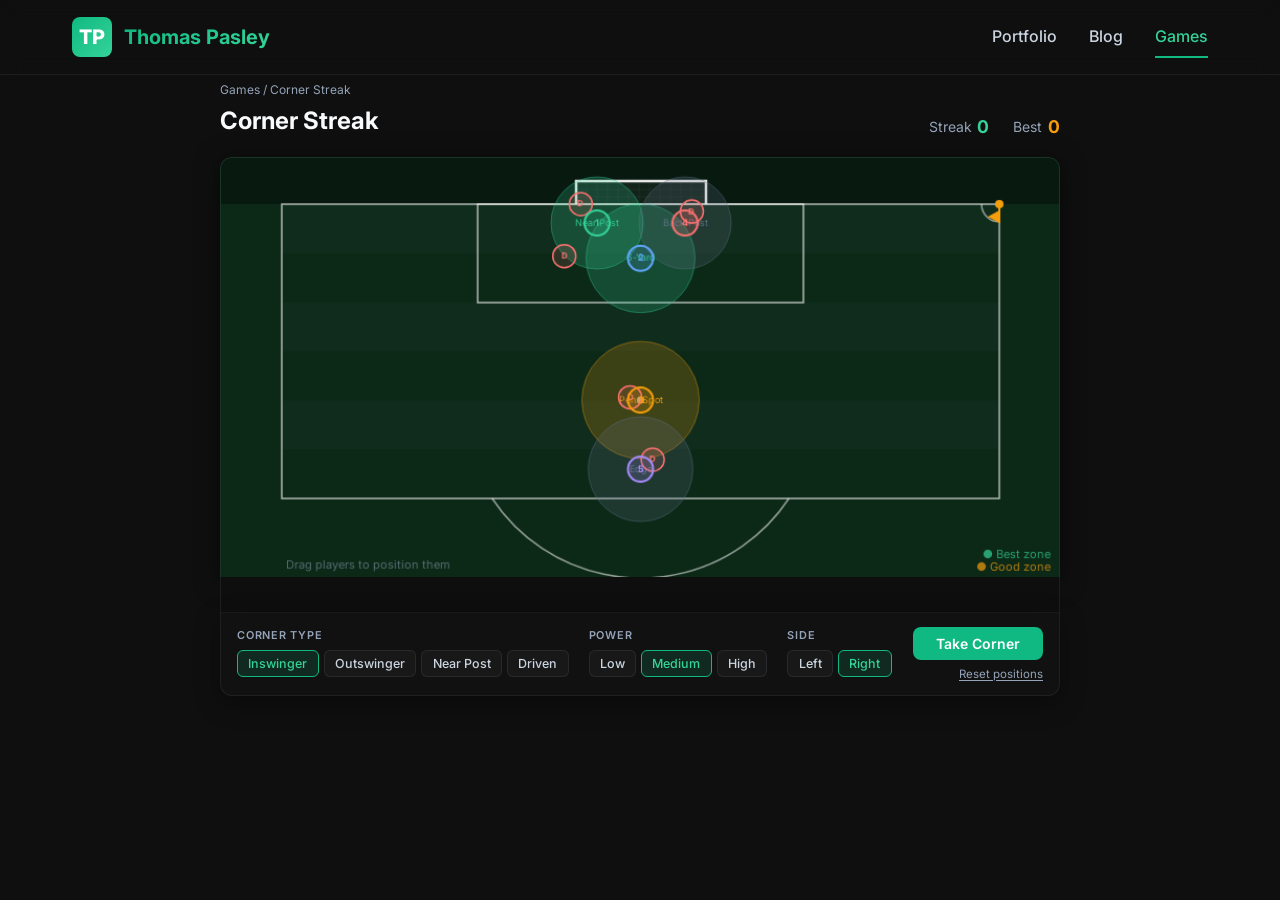
<file: games/corners/index.html>
<!DOCTYPE html>
<html lang="en">
<head>
    <title>Corner Streak — Games — Thomas Pasley</title>
    <meta charset="utf-8"/>
    <meta name="viewport" content="width=device-width, initial-scale=1, user-scalable=no"/>
    <link rel="preconnect" href="https://fonts.googleapis.com">
    <link rel="preconnect" href="https://fonts.gstatic.com" crossorigin>
    <link href="https://fonts.googleapis.com/css2?family=Inter:wght@300;400;500;600;700;800;900&display=swap" rel="stylesheet">
    <link rel="stylesheet" href="../../assets/css/fontawesome-all.min.css"/>
    <link rel="stylesheet" href="../../assets/css/redesign.css"/>
    <style>
        .game-page { padding: 5rem 1rem 3rem; }
        .game-wrap { max-width: 840px; margin: 0 auto; }

        .game-header { display: flex; justify-content: space-between; align-items: flex-end; margin-bottom: 1rem; flex-wrap: wrap; gap: 0.5rem; }
        .game-breadcrumb { font-size: 0.75rem; color: var(--text-muted); margin-bottom: 0.2rem; }
        .game-breadcrumb a { color: var(--text-muted); text-decoration: none; }
        .game-breadcrumb a:hover { color: var(--primary-light); }
        .game-title { font-size: 1.5rem; font-weight: 700; color: var(--text-primary); margin: 0; }

        .streak-bar { display: flex; gap: 1.5rem; font-size: 0.875rem; color: var(--text-muted); }
        .streak-bar span { display: flex; align-items: center; gap: 0.35rem; }
        .streak-bar b { font-size: 1.1rem; font-weight: 700; }
        #streak-now { color: var(--primary-light); }
        #streak-best-val { color: var(--accent); }

        /* Canvas sits flush with the panel below it */
        .canvas-wrap {
            width: 100%;
            background: #0c2918;
            border-radius: 12px 12px 0 0;
            overflow: hidden;
            border: 1px solid rgba(148,163,184,0.1);
            border-bottom: none;
            box-shadow: 0 4px 24px rgba(0,0,0,0.5);
        }
        #gc { display: block; width: 100%; height: auto; }

        /* Timing meter — HTML element below canvas */
        .meter-outer {
            display: none;
            background: #0e0e0e;
            border-left: 1px solid rgba(148,163,184,0.1);
            border-right: 1px solid rgba(148,163,184,0.1);
            padding: 0.65rem 1rem 0.55rem;
        }
        .meter-outer.visible { display: block; }
        .meter-track {
            position: relative;
            height: 28px;
            border-radius: 14px;
            overflow: hidden;
            background: linear-gradient(to right,
                #ef4444 0%, #f59e0b 20%, #a3e635 36%,
                #34d399 50%, #a3e635 64%, #f59e0b 80%, #ef4444 100%);
            border: 1px solid rgba(255,255,255,0.07);
            cursor: pointer;
        }
        .meter-sweet {
            position: absolute; top: 0; height: 100%;
            left: 36%; width: 28%;
            background: rgba(255,255,255,0.11);
            pointer-events: none;
        }
        .meter-needle {
            position: absolute; top: -3px; bottom: -3px; width: 5px;
            background: #fff; border-radius: 3px;
            box-shadow: 0 0 10px rgba(255,255,255,0.85);
            transform: translateX(-50%);
            left: 50%;
            pointer-events: none;
        }
        .meter-hint {
            font-size: 0.7rem; color: var(--text-muted);
            text-align: center; margin: 0.35rem 0 0;
            font-family: inherit;
        }

        /* Result strip */
        .result-strip {
            background: #0e0e0e;
            border-left: 1px solid rgba(148,163,184,0.1);
            border-right: 1px solid rgba(148,163,184,0.1);
            padding: 0.45rem 1rem;
            min-height: 2.1rem;
            display: flex; align-items: center; justify-content: center;
        }
        .result-strip p {
            margin: 0; font-size: 0.82rem; font-weight: 600;
            text-align: center; color: transparent;
        }
        .result-strip p.goal { color: var(--primary-light); }
        .result-strip p.miss { color: #f87171; }

        /* Controls panel — bottom of the card */
        .controls {
            display: flex; gap: 0.75rem 1.25rem; flex-wrap: wrap; align-items: flex-start;
            background: #111;
            border: 1px solid rgba(148,163,184,0.1);
            border-top: 1px solid rgba(148,163,184,0.06);
            border-radius: 0 0 12px 12px;
            padding: 0.875rem 1rem;
            box-shadow: 0 8px 24px rgba(0,0,0,0.35);
        }
        .ctrl-group { display: flex; flex-direction: column; gap: 0.35rem; }
        .ctrl-label { font-size: 0.68rem; font-weight: 600; letter-spacing: 0.07em; text-transform: uppercase; color: var(--text-muted); }
        .btn-row { display: flex; gap: 0.3rem; flex-wrap: wrap; }
        .ctrl-btn {
            padding: 0.32rem 0.65rem;
            border-radius: 6px;
            border: 1px solid rgba(148,163,184,0.12);
            background: rgba(26,26,26,0.9);
            color: var(--text-secondary);
            font-family: inherit; font-size: 0.78rem; font-weight: 500;
            cursor: pointer; transition: all 0.15s; white-space: nowrap;
        }
        .ctrl-btn:hover { border-color: var(--primary); color: var(--primary-light); }
        .ctrl-btn.active { background: rgba(16,185,129,0.15); border-color: var(--primary); color: var(--primary-light); }

        .ctrl-action { margin-left: auto; display: flex; flex-direction: column; align-items: flex-end; gap: 0.4rem; }
        #action-btn {
            padding: 0.5rem 1.4rem; border-radius: 8px; border: none;
            background: var(--primary); color: #fff;
            font-family: inherit; font-size: 0.875rem; font-weight: 600;
            cursor: pointer; transition: background 0.15s; min-width: 130px;
        }
        #action-btn:hover:not(:disabled) { background: var(--primary-dark); }
        #action-btn:disabled { opacity: 0.4; cursor: not-allowed; }
        #reset-btn {
            background: none; border: none; font-family: inherit;
            font-size: 0.72rem; color: var(--text-muted);
            cursor: pointer; padding: 0;
            text-decoration: underline; text-underline-offset: 2px;
        }
        #reset-btn:hover { color: var(--text-secondary); }

        @media (max-width: 600px) {
            .ctrl-action { margin-left: 0; align-items: flex-start; }
            #action-btn { min-width: unset; }
        }
    </style>
</head>
<body>

<nav id="main-nav">
    <div class="nav-container">
        <div class="nav-brand">
            <span class="brand-icon">TP</span>
            <span class="brand-name">Thomas Pasley</span>
        </div>
        <div class="nav-menu" id="navMenu">
            <a href="/" class="nav-link">Portfolio</a>
            <a href="/blog/" class="nav-link">Blog</a>
            <a href="/games/" class="nav-link active">Games</a>
        </div>
        <button class="nav-toggle" id="navToggle" aria-label="Toggle navigation">
            <span></span><span></span><span></span>
        </button>
    </div>
</nav>

<main class="game-page">
    <div class="game-wrap">
        <header class="game-header">
            <div>
                <p class="game-breadcrumb"><a href="/games/">Games</a> / Corner Streak</p>
                <h1 class="game-title">Corner Streak</h1>
            </div>
            <div class="streak-bar">
                <span>Streak <b id="streak-now">0</b></span>
                <span>Best <b id="streak-best-val">0</b></span>
            </div>
        </header>

        <div class="canvas-wrap">
            <canvas id="gc" width="800" height="400"></canvas>
        </div>

        <div id="meter-outer" class="meter-outer">
            <div class="meter-track" id="meter-track">
                <div class="meter-sweet"></div>
                <div id="meter-needle" class="meter-needle"></div>
            </div>
            <p class="meter-hint">Click &nbsp;·&nbsp; Space &nbsp;·&nbsp; Tap &nbsp;to take the corner</p>
        </div>

        <div class="result-strip">
            <p id="result-msg">&nbsp;</p>
        </div>

        <div class="controls">
            <div class="ctrl-group">
                <span class="ctrl-label">Corner Type</span>
                <div class="btn-row" id="type-btns">
                    <button class="ctrl-btn active" data-type="inswinger">Inswinger</button>
                    <button class="ctrl-btn" data-type="outswinger">Outswinger</button>
                    <button class="ctrl-btn" data-type="nearpost">Near Post</button>
                    <button class="ctrl-btn" data-type="driven">Driven</button>
                </div>
            </div>
            <div class="ctrl-group">
                <span class="ctrl-label">Power</span>
                <div class="btn-row" id="power-btns">
                    <button class="ctrl-btn" data-power="low">Low</button>
                    <button class="ctrl-btn active" data-power="medium">Medium</button>
                    <button class="ctrl-btn" data-power="high">High</button>
                </div>
            </div>
            <div class="ctrl-group">
                <span class="ctrl-label">Side</span>
                <div class="btn-row" id="side-btns">
                    <button class="ctrl-btn" data-side="left">Left</button>
                    <button class="ctrl-btn active" data-side="right">Right</button>
                </div>
            </div>
            <div class="ctrl-action">
                <button id="action-btn">Take Corner</button>
                <button id="reset-btn">Reset positions</button>
            </div>
        </div>
    </div>
</main>

<script>
(function () {
    'use strict';

    var CW = 800, CH = 400;

    // Pitch geometry — 1 m ≈ 17 px
    var SCALE = 17;
    var PA_W = Math.round(40.32 * SCALE);          // 685  penalty-area width
    var PA_H = Math.round(16.5  * SCALE);          // 281  penalty-area depth
    var PA_X = Math.round((CW - PA_W) / 2);        //  58  left edge
    var PA_Y = 44;                                 //       goal-line y
    var SB_W = Math.round(18.32 * SCALE);          // 312  six-yard box width
    var SB_H = Math.round(5.5   * SCALE);          //  94  six-yard box depth
    var SB_X = PA_X + Math.round((PA_W - SB_W) / 2);
    var GW   = Math.round(7.32  * SCALE);          // 124  goal width
    var G_X  = PA_X + Math.round((PA_W - GW) / 2);
    var PS_D = Math.round(11    * SCALE);          // 187  penalty-spot depth
    var D_R  = Math.round(10    * SCALE);          // 170  D-arc radius
    var CR   = Math.round(1     * SCALE);          //  17  corner-arc radius

    // Colour helpers
    function rgba(hex, a) {
        var r = parseInt(hex.slice(1,3), 16);
        var g = parseInt(hex.slice(3,5), 16);
        var b = parseInt(hex.slice(5,7), 16);
        return 'rgba('+r+','+g+','+b+','+a+')';
    }
    var EM = '#34d399', BL = '#60a5fa', AM = '#f59e0b', RE = '#f87171', VI = '#a78bfa';

    // Zones — weights differ for left-side corners (np ↔ bp swapped)
    var ZONES = [
        { id:'np', name:'Near Post',
          x: G_X + 20,         y: PA_Y + 18,          r: 44,
          wR:{ inswinger:0.58, outswinger:0.07, nearpost:0.65, driven:0.06 },
          wL:{ inswinger:0.07, outswinger:0.58, nearpost:0.06, driven:0.06 },
          p: { low:1.12, medium:1.0, high:0.65 } },
        { id:'6y', name:'6-Yard',
          x: PA_X + PA_W/2,    y: PA_Y + SB_H * 0.55, r: 52,
          wR:{ inswinger:0.42, outswinger:0.20, nearpost:0.30, driven:0.14 },
          wL:{ inswinger:0.42, outswinger:0.20, nearpost:0.30, driven:0.14 },
          p: { low:1.0, medium:1.05, high:0.82 } },
        { id:'ps', name:'Pen. Spot',
          x: PA_X + PA_W/2,    y: PA_Y + PS_D,         r: 56,
          wR:{ inswinger:0.18, outswinger:0.26, nearpost:0.10, driven:0.50 },
          wL:{ inswinger:0.18, outswinger:0.26, nearpost:0.10, driven:0.50 },
          p: { low:0.55, medium:1.0, high:1.15 } },
        { id:'bp', name:'Back Post',
          x: G_X + GW - 20,    y: PA_Y + 18,           r: 44,
          wR:{ inswinger:0.07, outswinger:0.58, nearpost:0.06, driven:0.14 },
          wL:{ inswinger:0.58, outswinger:0.07, nearpost:0.65, driven:0.14 },
          p: { low:0.50, medium:0.95, high:1.20 } },
        { id:'eb', name:'Edge',
          x: PA_X + PA_W/2,    y: PA_Y + PA_H - 28,    r: 50,
          wR:{ inswinger:0.06, outswinger:0.10, nearpost:0.04, driven:0.44 },
          wL:{ inswinger:0.06, outswinger:0.10, nearpost:0.04, driven:0.44 },
          p: { low:0.30, medium:0.85, high:1.25 } },
    ];

    // One defender per zone (5 total)
    var DEF_BASE = [
        { x: G_X + 8,          y: PA_Y + 5,            zone: 'np' },
        { x: G_X + GW - 8,     y: PA_Y + 5,            zone: 'bp' },
        { x: SB_X + 80,        y: PA_Y + SB_H * 0.6,   zone: '6y' },
        { x: PA_X + PA_W/2,    y: PA_Y + PS_D,          zone: 'ps' },
        { x: PA_X + PA_W/2,    y: PA_Y + PA_H - 28,     zone: 'eb' },
    ];
    function randomizeDef() {
        return DEF_BASE.map(function(b) {
            var sx = b.x + (Math.random() - 0.5) * 24;
            var sy = b.y + (Math.random() - 0.5) * 18;
            return { x:sx, y:sy, tx:sx, ty:sy, zone:b.zone };
        });
    }
    var DEF = randomizeDef();

    var ATT_COLS = [EM, BL, AM, RE, VI];
    function defaultAttackers() {
        return [
            { x: G_X + 20,        y: PA_Y + 18,          col: ATT_COLS[0] },
            { x: PA_X + PA_W/2,   y: PA_Y + SB_H * 0.55, col: ATT_COLS[1] },
            { x: PA_X + PA_W/2,   y: PA_Y + PS_D,         col: ATT_COLS[2] },
            { x: G_X + GW - 20,   y: PA_Y + 18,           col: ATT_COLS[3] },
            { x: PA_X + PA_W/2,   y: PA_Y + PA_H - 28,    col: ATT_COLS[4] },
        ];
    }

    // ── State ────────────────────────────────────────────────────────────────
    var phase      = 'setup';
    var ctype      = 'inswinger';
    var power      = 'medium';
    var side       = 'right';
    var streak     = 0;
    var best       = 0;
    var attackers  = defaultAttackers();
    var drag       = null;
    var meter      = { val:0.5, dir:1, spd:0.012, locked:false, quality:0 };
    var ball       = null;
    var animT      = 0;
    var resultGoal = false;
    var qualLabel  = { text:'', alpha:0, col:EM };
    var zoneFlash  = { id:null, alpha:0 };

    // ── Canvas setup (DPR-aware) ──────────────────────────────────────────────
    var canvas = document.getElementById('gc');
    var ctx    = canvas.getContext('2d');
    var dpr    = window.devicePixelRatio || 1;
    canvas.width  = CW * dpr;
    canvas.height = CH * dpr;
    ctx.scale(dpr, dpr);

    function cornerPos() {
        return side === 'right'
            ? { x: PA_X + PA_W, y: PA_Y }
            : { x: PA_X,        y: PA_Y };
    }

    // ── Drawing ───────────────────────────────────────────────────────────────

    function drawPitch() {
        var cp = cornerPos();

        ctx.fillStyle = '#081a10';
        ctx.fillRect(0, 0, CW, PA_Y);
        ctx.fillStyle = '#0c2918';
        ctx.fillRect(0, PA_Y, CW, CH - PA_Y);

        for (var s = 0; s < 6; s++) {
            if (s % 2 === 0) {
                ctx.fillStyle = 'rgba(255,255,255,0.016)';
                ctx.fillRect(PA_X, PA_Y + (PA_H/6)*s, PA_W, PA_H/6);
            }
        }

        // Net
        ctx.fillStyle = 'rgba(255,255,255,0.04)';
        ctx.fillRect(G_X, PA_Y - 22, GW, 22);
        ctx.strokeStyle = 'rgba(255,255,255,0.09)'; ctx.lineWidth = 0.5;
        for (var nx = G_X + 10; nx < G_X + GW; nx += 10) {
            ctx.beginPath(); ctx.moveTo(nx, PA_Y-22); ctx.lineTo(nx, PA_Y); ctx.stroke();
        }
        for (var ny = PA_Y-7; ny > PA_Y-22; ny -= 7) {
            ctx.beginPath(); ctx.moveTo(G_X, ny); ctx.lineTo(G_X+GW, ny); ctx.stroke();
        }

        // Goal posts
        ctx.strokeStyle = 'rgba(255,255,255,0.92)'; ctx.lineWidth = 2.5;
        ctx.beginPath();
        ctx.moveTo(G_X, PA_Y); ctx.lineTo(G_X, PA_Y-22);
        ctx.lineTo(G_X+GW, PA_Y-22); ctx.lineTo(G_X+GW, PA_Y);
        ctx.stroke();

        // Pitch lines
        ctx.strokeStyle = 'rgba(255,255,255,0.68)'; ctx.lineWidth = 1.5;
        ctx.strokeRect(PA_X, PA_Y, PA_W, PA_H);
        ctx.strokeRect(SB_X, PA_Y, SB_W, SB_H);

        // Penalty spot
        ctx.fillStyle = 'rgba(255,255,255,0.65)';
        ctx.beginPath(); ctx.arc(PA_X+PA_W/2, PA_Y+PS_D, 3.5, 0, Math.PI*2); ctx.fill();

        // D arc
        var dInt = Math.asin((PA_H - PS_D) / D_R);
        ctx.strokeStyle = 'rgba(255,255,255,0.55)'; ctx.lineWidth = 1.5;
        ctx.beginPath();
        ctx.arc(PA_X+PA_W/2, PA_Y+PS_D, D_R, dInt, Math.PI-dInt, false);
        ctx.stroke();

        // Corner arc
        ctx.strokeStyle = 'rgba(255,255,255,0.55)'; ctx.lineWidth = 1.5;
        ctx.beginPath();
        if (side === 'right') ctx.arc(cp.x, cp.y, CR, Math.PI/2, Math.PI, false);
        else                  ctx.arc(cp.x, cp.y, CR, 0, Math.PI/2, false);
        ctx.stroke();

        // Corner flag
        var fd = side === 'right' ? -1 : 1;
        ctx.strokeStyle = AM; ctx.lineWidth = 2;
        ctx.beginPath(); ctx.moveTo(cp.x, cp.y); ctx.lineTo(cp.x, cp.y+18); ctx.stroke();
        ctx.fillStyle = AM;
        ctx.beginPath();
        ctx.moveTo(cp.x, cp.y+18);
        ctx.lineTo(cp.x + fd*11, cp.y+12);
        ctx.lineTo(cp.x, cp.y+6);
        ctx.closePath(); ctx.fill();
        ctx.beginPath(); ctx.arc(cp.x, cp.y, 4, 0, Math.PI*2); ctx.fill();
    }

    function zoneW(z) { return (side === 'right' ? z.wR : z.wL)[ctype]; }

    function zoneColour(z) {
        var w = zoneW(z);
        if (w >= 0.35) return EM;
        if (w >= 0.15) return AM;
        return '#64748b';
    }

    function drawZones() {
        ctx.save();
        for (var i = 0; i < ZONES.length; i++) {
            var z = ZONES[i];
            var col = zoneColour(z);
            var hasAtt = attackers.some(function(a) { return Math.hypot(a.x-z.x, a.y-z.y) < z.r+6; });
            var isFlash = zoneFlash.id === z.id && zoneFlash.alpha > 0;
            var alpha = isFlash ? Math.max(0.25, zoneFlash.alpha * 0.45) : (hasAtt ? 0.20 : 0.08);
            var strokeA = isFlash ? Math.min(1, zoneFlash.alpha * 0.9) : (hasAtt ? 0.40 : 0.18);
            var flashCol = isFlash ? (resultGoal ? EM : RE) : col;

            ctx.beginPath(); ctx.arc(z.x, z.y, z.r, 0, Math.PI*2);
            ctx.fillStyle = rgba(flashCol, alpha); ctx.fill();
            ctx.strokeStyle = rgba(flashCol, strokeA);
            ctx.lineWidth = isFlash ? 2.5 : 1; ctx.stroke();

            ctx.font = '9px Inter, sans-serif';
            ctx.fillStyle = rgba(flashCol, isFlash ? 1 : (hasAtt ? 0.90 : 0.42));
            ctx.textAlign = 'center'; ctx.textBaseline = 'middle';
            ctx.fillText(z.name, z.x, z.y);
        }
        ctx.textBaseline = 'alphabetic';
        ctx.restore();
    }

    function drawDefenders() {
        ctx.save();
        for (var i = 0; i < DEF.length; i++) {
            var d = DEF[i];
            ctx.beginPath(); ctx.arc(d.x, d.y, 11, 0, Math.PI*2);
            ctx.fillStyle = 'rgba(248,113,113,0.14)'; ctx.fill();
            ctx.strokeStyle = RE; ctx.lineWidth = 1.5; ctx.stroke();
            ctx.font = 'bold 8px Inter, sans-serif';
            ctx.fillStyle = RE; ctx.textAlign = 'center'; ctx.textBaseline = 'middle';
            ctx.fillText('D', d.x, d.y);
        }
        ctx.textBaseline = 'alphabetic';
        ctx.restore();
    }

    function drawAttackers() {
        ctx.save();
        for (var i = 0; i < attackers.length; i++) {
            var a = attackers[i];
            var isDrag = drag && drag.idx === i;
            var r = isDrag ? 15 : 12;
            if (isDrag) { ctx.shadowColor = a.col; ctx.shadowBlur = 14; }
            ctx.beginPath(); ctx.arc(a.x, a.y, r, 0, Math.PI*2);
            ctx.fillStyle = rgba(a.col, isDrag ? 0.25 : 0.18); ctx.fill();
            ctx.strokeStyle = a.col; ctx.lineWidth = isDrag ? 2.5 : 2; ctx.stroke();
            ctx.font = 'bold '+(isDrag?10:9)+'px Inter, sans-serif';
            ctx.fillStyle = a.col; ctx.textAlign = 'center'; ctx.textBaseline = 'middle';
            ctx.fillText(String(i+1), a.x, a.y);
            ctx.shadowBlur = 0;
        }
        ctx.textBaseline = 'alphabetic';
        ctx.restore();
    }

    function drawBall() {
        if (!ball) return;
        var prog = ball.t / ball.dur;
        var h = Math.sin(Math.pow(prog, 0.6) * Math.PI); // peaks early, descends into box
        if (h > 0.05) {
            ctx.beginPath();
            ctx.ellipse(ball.x+h*4, ball.y+h*8, (5+h*3)*1.4, (5+h*3)*0.6, 0, 0, Math.PI*2);
            ctx.fillStyle = 'rgba(0,0,0,'+(0.28*h)+')'; ctx.fill();
        }
        for (var t = 0; t < ball.trail.length; t++) {
            var pt = ball.trail[t];
            ctx.beginPath();
            ctx.arc(pt.x, pt.y, 2+(t/ball.trail.length)*3, 0, Math.PI*2);
            ctx.fillStyle = 'rgba(255,255,255,'+(t/ball.trail.length)*0.30+')';
            ctx.fill();
        }
        var br = 5 + h*4;
        ctx.shadowColor = 'rgba(255,255,255,0.45)'; ctx.shadowBlur = h*10;
        ctx.beginPath(); ctx.arc(ball.x, ball.y, br, 0, Math.PI*2);
        ctx.fillStyle = '#fff'; ctx.fill();
        ctx.strokeStyle = 'rgba(0,0,0,0.28)'; ctx.lineWidth = 1; ctx.stroke();
        ctx.shadowBlur = 0;
        ctx.strokeStyle = 'rgba(0,0,0,0.18)'; ctx.lineWidth = 0.5;
        ctx.beginPath(); ctx.arc(ball.x, ball.y, br*0.44, 0, Math.PI*2); ctx.stroke();
    }

    function drawQualLabel() {
        if (qualLabel.alpha <= 0) return;
        qualLabel.alpha -= 0.020;
        var cp = cornerPos();
        var lx = side === 'right' ? cp.x - 80 : cp.x + 80;
        ctx.globalAlpha = Math.max(0, qualLabel.alpha);
        ctx.font = 'bold 20px Inter, sans-serif';
        ctx.fillStyle = qualLabel.col;
        ctx.textAlign = 'center';
        ctx.shadowColor = qualLabel.col; ctx.shadowBlur = 12;
        ctx.fillText(qualLabel.text, lx, cp.y + 55);
        ctx.shadowBlur = 0; ctx.globalAlpha = 1;
    }

    function drawResult() {
        if (phase !== 'goal_anim' && phase !== 'miss_anim') return;
        animT++;
        var t = Math.min(animT / 40, 1);
        if (phase === 'goal_anim') {
            ctx.fillStyle = rgba(EM, 0.28 * Math.abs(Math.sin(animT * 0.22)));
            ctx.fillRect(G_X-8, PA_Y-26, GW+16, 30);
            var sc = Math.min(t * 1.9, 1);
            ctx.save();
            ctx.translate(CW/2, CH/2 - 50); ctx.scale(sc, sc);
            ctx.font = 'bold 62px Inter, sans-serif';
            ctx.fillStyle = rgba(EM, Math.min(t*2.5, 1));
            ctx.textAlign = 'center';
            ctx.shadowColor = EM; ctx.shadowBlur = 26;
            ctx.fillText('GOAL!', 0, 0);
            ctx.shadowBlur = 0;
            ctx.font = '18px Inter, sans-serif';
            ctx.fillStyle = rgba('#cbd5e1', Math.min(t*2.5, 1));
            ctx.fillText('Streak: '+streak, 0, 36);
            ctx.restore();
        } else {
            var fa = Math.max(0, Math.min(t*3,1) * (1 - Math.max(0, t-0.65)*2.9));
            ctx.font = 'bold 46px Inter, sans-serif';
            ctx.fillStyle = rgba(RE, fa);
            ctx.textAlign = 'center';
            ctx.shadowColor = RE; ctx.shadowBlur = 16;
            ctx.fillText('CLEARED!', CW/2, CH/2 - 20);
            ctx.shadowBlur = 0;
            ctx.font = '15px Inter, sans-serif';
            ctx.fillStyle = rgba('#94a3b8', fa);
            ctx.fillText('Streak reset', CW/2, CH/2 + 8);
        }
    }

    function drawHints() {
        if (phase !== 'setup') return;
        ctx.font = '11px Inter, sans-serif';
        ctx.textAlign = 'left';
        ctx.fillStyle = 'rgba(148,163,184,0.55)';
        ctx.fillText('Drag players to position them', PA_X+4, CH-8);
        ctx.textAlign = 'right';
        ctx.fillStyle = rgba(EM, 0.7); ctx.fillText('● Best zone', CW-8, CH-18);
        ctx.fillStyle = rgba(AM, 0.7); ctx.fillText('● Good zone', CW-8, CH-6);
    }

    function render() {
        ctx.clearRect(0, 0, CW, CH);
        drawPitch();
        drawZones();
        drawDefenders();
        if (ball) drawBall();
        drawAttackers();
        drawQualLabel();
        drawResult();
        drawHints();
        if (zoneFlash.alpha > 0) zoneFlash.alpha -= 0.014;
    }

    // ── Game logic ────────────────────────────────────────────────────────────

    function startTiming() {
        phase = 'timing';
        var speedBonus = power === 'high' ? 0.004 : power === 'low' ? -0.002 : 0;
        meter = { val:0.5, dir:1, spd:0.012+speedBonus, locked:false, quality:0 };
        document.getElementById('meter-outer').classList.add('visible');
        document.getElementById('action-btn').disabled = true;
    }

    function lockMeter() {
        if (phase !== 'timing' || meter.locked) return;
        meter.locked = true;
        var dist = Math.abs(meter.val - 0.5) * 2;
        meter.quality = Math.max(0, 1 - dist * 1.65);
        if      (meter.quality > 0.75) { qualLabel = { text:'PERFECT!', alpha:1.5, col:EM }; }
        else if (meter.quality > 0.44) { qualLabel = { text:'GOOD',     alpha:1.5, col:AM }; }
        else                           { qualLabel = { text:'POOR',     alpha:1.5, col:RE }; }
        document.getElementById('meter-outer').classList.remove('visible');
        startFlight();
    }

    function calcGoalProb() {
        var bestProb  = 0;
        var bestZoneId = null;
        for (var ai = 0; ai < attackers.length; ai++) {
            var a = attackers[ai];
            for (var zi = 0; zi < ZONES.length; zi++) {
                var z = ZONES[zi];
                var dist = Math.hypot(a.x - z.x, a.y - z.y);
                if (dist >= z.r + 12) continue;
                var overlap = Math.max(0, 1 - dist / (z.r + 12));
                var zw = zoneW(z) * overlap;
                var pw = z.p[power];
                var attInZone = attackers.filter(function(aa) {
                    return Math.hypot(aa.x - z.x, aa.y - z.y) < z.r + 12;
                }).length;
                var defInZone = DEF.filter(function(d) { return d.zone === z.id; }).length;
                var netAdv = attInZone - defInZone;
                // Raised baseline from 0.50 to 0.72; +0.20 per net attacker advantage
                var defMult = defInZone > 0
                    ? Math.max(0.32, Math.min(1.0, 0.72 + netAdv * 0.20))
                    : 1.0;
                var candidate = zw * pw * defMult;
                if (candidate > bestProb) { bestProb = candidate; bestZoneId = z.id; }
            }
        }
        zoneFlash.id = bestZoneId;
        // Quality: poor=0.25 baseline so a mis-hit still produces some threat
        var qm = 0.25 + 0.75 * meter.quality;
        return Math.min(bestProb * qm, 0.82);
    }

    // Ball flight targets and bezier control points for each side
    var TARGETS = {
        right: {
            inswinger:  { x: G_X+20,        y: PA_Y+18  },
            outswinger: { x: G_X+GW-20,      y: PA_Y+18  },
            nearpost:   { x: G_X+5,           y: PA_Y+5   },
            driven:     { x: PA_X+PA_W/2,     y: PA_Y+PS_D },
        },
        left: {
            inswinger:  { x: G_X+GW-20,      y: PA_Y+18  },
            outswinger: { x: G_X+20,          y: PA_Y+18  },
            nearpost:   { x: G_X+GW-5,        y: PA_Y+5   },
            driven:     { x: PA_X+PA_W/2,     y: PA_Y+PS_D },
        },
    };
    // Cubic bezier: two control points per delivery type
    // P0 = corner, P1a = initial direction off boot, P1b = bend point, P2 = landing zone
    var CTRLS = {
        right: {
            inswinger:  [{ x:743, y:105 }, { x:450, y:140 }], // straight into box then bends left to near post
            outswinger: [{ x:700, y:75  }, { x:520, y:170 }], // shallow start then drops to back post
            nearpost:   [{ x:650, y:46  }, { x:480, y:54  }], // flat delivery along goal line
            driven:     [{ x:680, y:62  }, { x:550, y:162 }], // hard low ball to pen spot
        },
        left: {
            inswinger:  [{ x: 57, y:105 }, { x:350, y:140 }], // mirrors right
            outswinger: [{ x:100, y:75  }, { x:280, y:170 }],
            nearpost:   [{ x:150, y:46  }, { x:320, y:54  }],
            driven:     [{ x:120, y:62  }, { x:250, y:162 }],
        },
    };

    function setDefenderTargets() {
        var end = ball.p2;
        var pull = { np:0.10, bp:0.10, '6y':0.42, ps:0.52, eb:0.48 };
        for (var i = 0; i < DEF.length; i++) {
            var d = DEF[i], b = DEF_BASE[i];
            var p = pull[d.zone] || 0.30;
            d.tx = b.x + (end.x-b.x)*p + (Math.random()-0.5)*24;
            d.ty = b.y + (end.y-b.y)*p + (Math.random()-0.5)*18;
            d.tx = Math.max(PA_X+5,  Math.min(PA_X+PA_W-5, d.tx));
            d.ty = Math.max(PA_Y+2,  Math.min(PA_Y+PA_H-5, d.ty));
        }
    }

    function updateDefenderMovement() {
        for (var i = 0; i < DEF.length; i++) {
            DEF[i].x += (DEF[i].tx - DEF[i].x) * 0.07;
            DEF[i].y += (DEF[i].ty - DEF[i].y) * 0.07;
        }
    }

    function startFlight() {
        var cp   = cornerPos();
        var base = TARGETS[side][ctype];
        var ctrl = CTRLS[side][ctype];
        var noise = (1 - meter.quality) * 54;
        var end = {
            x: base.x + (Math.random()-0.5)*noise*2,
            y: base.y + (Math.random()-0.5)*noise,
        };
        ball = {
            x:cp.x, y:cp.y, trail:[],
            p0:{x:cp.x, y:cp.y},
            p1a: ctrl[0], p1b: ctrl[1],
            p2:end,
            t:0, dur: ctype === 'nearpost' ? 82 : ctype === 'driven' ? 98 : 125,
        };
        phase = 'flight';
        setDefenderTargets();
    }

    function updateFlight() {
        if (!ball) return;
        ball.t = Math.min(ball.t+1, ball.dur);
        var t = ball.t / ball.dur, mt = 1-t;
        var nx = mt*mt*mt*ball.p0.x + 3*mt*mt*t*ball.p1a.x + 3*mt*t*t*ball.p1b.x + t*t*t*ball.p2.x;
        var ny = mt*mt*mt*ball.p0.y + 3*mt*mt*t*ball.p1a.y + 3*mt*t*t*ball.p1b.y + t*t*t*ball.p2.y;
        ball.trail.push({x:ball.x, y:ball.y});
        if (ball.trail.length > 16) ball.trail.shift();
        ball.x = nx; ball.y = ny;
        updateDefenderMovement();
        if (ball.t >= ball.dur) resolveResult();
    }

    function resolveResult() {
        var prob = calcGoalProb();
        resultGoal = Math.random() < prob;
        zoneFlash.alpha = 1.8;
        animT = 0;
        if (resultGoal) { streak++; if (streak > best) best = streak; phase = 'goal_anim'; }
        else            { streak = 0; phase = 'miss_anim'; ball = null; }
        updateStreakUI();
        document.getElementById('action-btn').disabled = true;
        setTimeout(function () {
            phase = 'done';
            var btn = document.getElementById('action-btn');
            btn.textContent = 'Next Corner';
            btn.disabled = false;
            var msg = document.getElementById('result-msg');
            var zoneName = '';
            if (zoneFlash.id) {
                for (var i = 0; i < ZONES.length; i++) {
                    if (ZONES[i].id === zoneFlash.id) { zoneName = ZONES[i].name; break; }
                }
            }
            if (resultGoal) {
                msg.textContent = 'Goal!' + (zoneName ? '  ·  ' + zoneName : '');
                msg.className = 'goal';
            } else {
                msg.textContent = 'Cleared.' + (zoneName ? '  ·  ' + zoneName : '');
                msg.className = 'miss';
            }
        }, 1900);
    }

    function updateGoalBall() {
        if (!ball) return;
        ball.x += (G_X+GW/2 - ball.x) * 0.14;
        ball.y += (PA_Y-8   - ball.y)  * 0.14;
    }

    function nextCorner() {
        ball = null; phase = 'setup';
        DEF = randomizeDef();
        zoneFlash = { id:null, alpha:0 };
        document.getElementById('action-btn').textContent = 'Take Corner';
        document.getElementById('action-btn').disabled = false;
        var msg = document.getElementById('result-msg');
        msg.textContent = ' '; msg.className = '';
    }

    function updateStreakUI() {
        document.getElementById('streak-now').textContent      = streak;
        document.getElementById('streak-best-val').textContent  = best;
    }

    // ── Animation loop ────────────────────────────────────────────────────────
    function loop() {
        if (phase === 'timing' && !meter.locked) {
            meter.val += meter.spd * meter.dir;
            if (meter.val >= 1) { meter.val = 1; meter.dir = -1; meter.spd = Math.min(meter.spd*1.07, 0.048); }
            if (meter.val <= 0) { meter.val = 0; meter.dir =  1; meter.spd = Math.min(meter.spd*1.07, 0.048); }
            document.getElementById('meter-needle').style.left = (meter.val * 100) + '%';
        }
        if (phase === 'flight')    updateFlight();
        if (phase === 'goal_anim') updateGoalBall();
        render();
        requestAnimationFrame(loop);
    }

    // ── Input ─────────────────────────────────────────────────────────────────
    function canvasXY(e) {
        var r = canvas.getBoundingClientRect();
        var sx = CW / r.width, sy = CH / r.height;
        var src = e.touches ? e.touches[0] : e;
        return { x:(src.clientX-r.left)*sx, y:(src.clientY-r.top)*sy };
    }

    canvas.addEventListener('mousedown', function(e) {
        if (phase !== 'setup') return;
        var p = canvasXY(e);
        for (var i = 0; i < attackers.length; i++) {
            if (Math.hypot(p.x-attackers[i].x, p.y-attackers[i].y) < 18) {
                drag = { idx:i, ox:p.x-attackers[i].x, oy:p.y-attackers[i].y };
                canvas.style.cursor = 'grabbing'; break;
            }
        }
    });
    window.addEventListener('mousemove', function(e) {
        if (!drag) return;
        var p = canvasXY(e);
        attackers[drag.idx].x = Math.max(12, Math.min(CW-12, p.x-drag.ox));
        attackers[drag.idx].y = Math.max(PA_Y, Math.min(PA_Y+PA_H, p.y-drag.oy));
    });
    window.addEventListener('mouseup', function() { drag = null; canvas.style.cursor = ''; });

    canvas.addEventListener('touchstart', function(e) {
        e.preventDefault();
        if (phase === 'timing') { lockMeter(); return; }
        if (phase !== 'setup') return;
        var p = canvasXY(e);
        for (var i = 0; i < attackers.length; i++) {
            if (Math.hypot(p.x-attackers[i].x, p.y-attackers[i].y) < 24) {
                drag = { idx:i, ox:p.x-attackers[i].x, oy:p.y-attackers[i].y }; break;
            }
        }
    }, { passive:false });
    canvas.addEventListener('touchmove', function(e) {
        e.preventDefault();
        if (!drag) return;
        var p = canvasXY(e);
        attackers[drag.idx].x = Math.max(12, Math.min(CW-12, p.x-drag.ox));
        attackers[drag.idx].y = Math.max(PA_Y, Math.min(PA_Y+PA_H, p.y-drag.oy));
    }, { passive:false });
    canvas.addEventListener('touchend', function() { drag = null; });

    canvas.addEventListener('click', function() { if (phase === 'timing') lockMeter(); });
    document.getElementById('meter-track').addEventListener('click', function() {
        if (phase === 'timing') lockMeter();
    });
    document.addEventListener('keydown', function(e) {
        if (e.code === 'Space') { e.preventDefault(); if (phase === 'timing') lockMeter(); }
    });

    document.getElementById('action-btn').addEventListener('click', function() {
        if (phase === 'setup') startTiming();
        else if (phase === 'done') nextCorner();
    });
    document.getElementById('type-btns').addEventListener('click', function(e) {
        var btn = e.target.closest('[data-type]');
        if (!btn || phase !== 'setup') return;
        ctype = btn.dataset.type;
        document.querySelectorAll('#type-btns [data-type]').forEach(function(b) {
            b.classList.toggle('active', b === btn);
        });
    });
    document.getElementById('power-btns').addEventListener('click', function(e) {
        var btn = e.target.closest('[data-power]');
        if (!btn || phase !== 'setup') return;
        power = btn.dataset.power;
        document.querySelectorAll('#power-btns [data-power]').forEach(function(b) {
            b.classList.toggle('active', b === btn);
        });
    });
    document.getElementById('side-btns').addEventListener('click', function(e) {
        var btn = e.target.closest('[data-side]');
        if (!btn || phase !== 'setup') return;
        side = btn.dataset.side;
        document.querySelectorAll('#side-btns [data-side]').forEach(function(b) {
            b.classList.toggle('active', b === btn);
        });
    });
    document.getElementById('reset-btn').addEventListener('click', function() {
        if (phase === 'setup') attackers = defaultAttackers();
    });

    loop();
})();
</script>
</body>
</html>
</file>
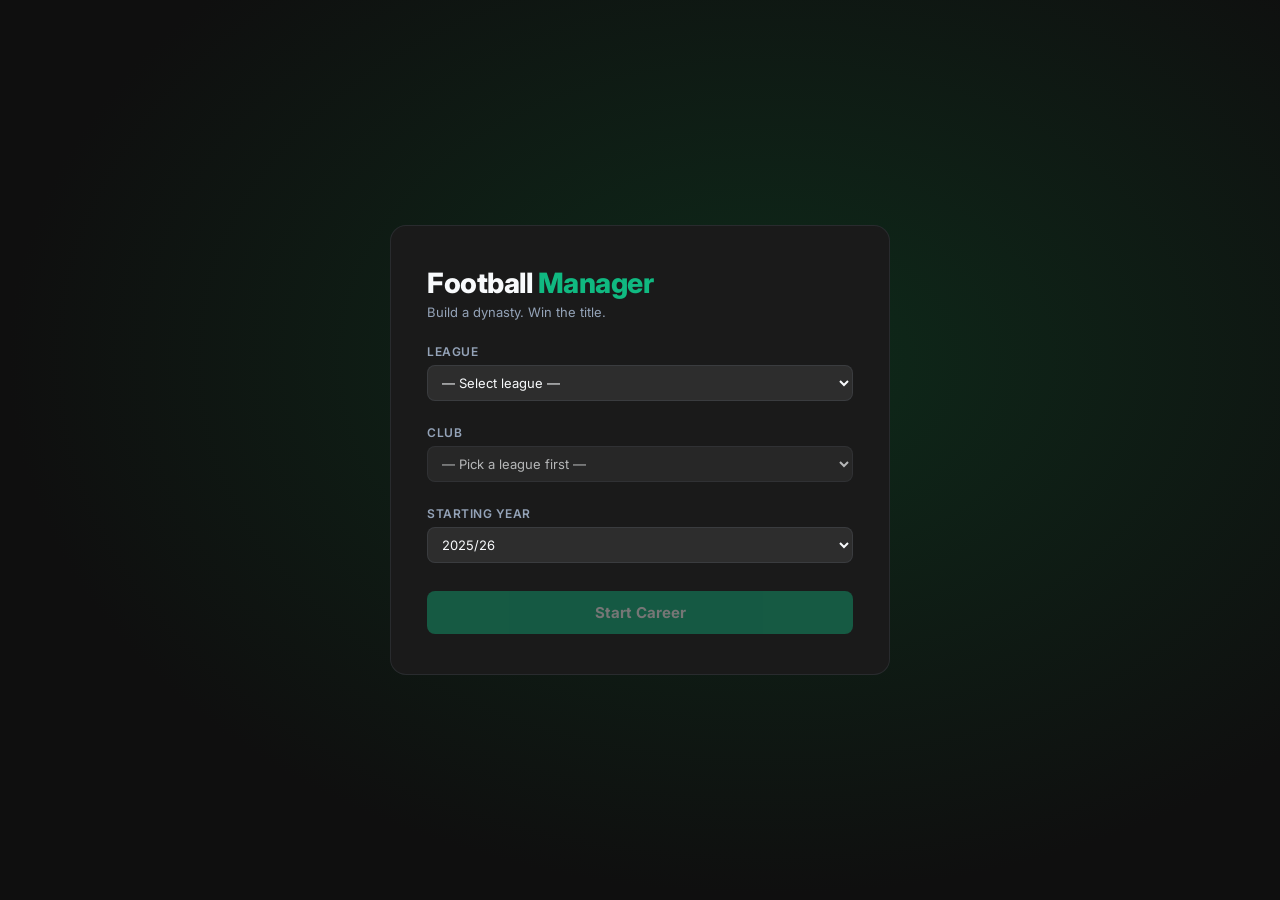
<file: games/manager/index.html>
<!DOCTYPE html>
<html lang="en">
<head>
<meta charset="UTF-8">
<meta name="viewport" content="width=device-width,initial-scale=1">
<title>Football Manager — Moosish</title>
<link rel="preconnect" href="https://fonts.googleapis.com">
<link rel="preconnect" href="https://fonts.gstatic.com" crossorigin>
<link href="https://fonts.googleapis.com/css2?family=Inter:wght@300;400;500;600;700;800;900&display=swap" rel="stylesheet">
<script src="players.js" onerror="window._noPlayers=true"></script>
<style>
:root {
  --bg:#0f0f0f; --surface:#1a1a1a; --surface2:#2d2d2d; --border:rgba(148,163,184,0.12);
  --primary:#10b981; --primary-d:#059669; --primary-light:#34d399;
  --text:#f8fafc; --muted:#94a3b8;
  --red:#ef4444; --yellow:#f59e0b; --blue:#3b82f6; --purple:#8b5cf6;
  --radius:12px; --gap:12px;
}
*{box-sizing:border-box;margin:0;padding:0}
body{background:var(--bg);color:var(--text);font-family:'Inter',-apple-system,BlinkMacSystemFont,sans-serif;font-size:14px;min-height:100vh}
a{color:var(--primary);text-decoration:none}
button{cursor:pointer;font-family:inherit;font-size:13px;border:none;border-radius:6px;padding:8px 14px;transition:all .2s cubic-bezier(.4,0,.2,1)}
select{background:var(--surface2);color:var(--text);border:1px solid var(--border);border-radius:8px;padding:8px 10px;font-size:13px;font-family:inherit;width:100%}
input{background:var(--surface2);color:var(--text);border:1px solid var(--border);border-radius:8px;padding:8px 10px;font-size:13px;font-family:inherit;width:100%;outline:none}
input:focus{border-color:var(--primary)}

/* === SCREENS === */
.screen{display:none !important}
.screen.active{display:flex !important}

/* === START SCREEN === */
#screen-start{
  min-height:100vh;display:flex;align-items:center;justify-content:center;
  background:radial-gradient(ellipse at 60% 40%,#0e2a1a 0%,var(--bg) 70%);
}
.start-card{background:var(--surface);border:1px solid var(--border);border-radius:16px;
  padding:40px 36px;width:100%;max-width:500px;display:flex;flex-direction:column;gap:24px}
.start-card h1{font-size:28px;font-weight:800;letter-spacing:-.5px;margin:0}
.start-card h1 span{color:var(--primary)}
.start-card p.sub{color:var(--muted);font-size:13px;margin:4px 0 0}
.field-group{display:flex;flex-direction:column;gap:6px}
.field-group label{font-size:12px;color:var(--muted);font-weight:600;text-transform:uppercase;letter-spacing:.5px}
.btn-primary{background:var(--primary);color:#fff;font-weight:700;font-size:15px;padding:12px;border-radius:8px;width:100%;margin-top:4px}
.btn-primary:hover{background:var(--primary-d)}
.btn-primary:disabled{opacity:.4;cursor:not-allowed}
.save-badge{text-align:center;font-size:12px;color:var(--muted)}
.save-badge button{background:none;color:var(--primary);font-size:12px;padding:2px 6px;text-decoration:underline}

/* === HUB === */
#screen-hub{min-height:100vh;display:flex;flex-direction:column}
.hub-bar{
  background:var(--surface);border-bottom:1px solid var(--border);
  padding:0 16px;display:flex;align-items:center;gap:16px;height:52px;position:sticky;top:0;z-index:10
}
.hub-club{font-weight:800;font-size:15px;display:flex;align-items:center;gap:8px}
.hub-club .badge{width:24px;height:24px;border-radius:50%;display:flex;align-items:center;justify-content:center;font-size:10px;font-weight:800;color:#fff;flex-shrink:0}
.hub-meta{margin-left:auto;display:flex;align-items:center;gap:16px}
.hub-meta .item{font-size:12px;color:var(--muted);display:flex;flex-direction:column;align-items:flex-end}
.hub-meta .item strong{color:var(--text);font-size:14px}
.hub-nav{
  background:var(--surface);border-bottom:1px solid var(--border);
  display:flex;overflow-x:auto;scrollbar-width:none;padding:0 4px;
}
.hub-nav::-webkit-scrollbar{display:none}
.hub-nav button{
  background:none;color:var(--muted);padding:12px 16px;border-radius:0;
  border-bottom:2px solid transparent;white-space:nowrap;font-weight:500;
}
.hub-nav button.active{color:var(--primary);border-bottom-color:var(--primary)}
.hub-nav button:hover:not(.active){color:var(--text)}
.hub-content{flex:1;padding:16px;max-width:900px;width:100%;margin:0 auto}

/* === OVERVIEW === */
.overview-grid{display:grid;grid-template-columns:1fr 1fr;gap:var(--gap)}
@media(max-width:600px){.overview-grid{grid-template-columns:1fr}}
.card{background:var(--surface);border:1px solid var(--border);border-radius:var(--radius);padding:16px}
.card h3{font-size:12px;color:var(--muted);font-weight:600;text-transform:uppercase;letter-spacing:.5px;margin-bottom:12px}
.stat-row{display:flex;justify-content:space-between;align-items:center;padding:6px 0;border-bottom:1px solid var(--border)}
.stat-row:last-child{border-bottom:none}
.stat-row .label{color:var(--muted);font-size:13px}
.stat-row .val{font-weight:600}
.next-fixture{display:flex;flex-direction:column;gap:8px}
.fixture-line{display:flex;align-items:center;gap:10px;font-size:13px}
.fixture-line .vs{color:var(--muted);flex:1;text-align:center;font-size:11px}
.fixture-line .team{font-weight:600;flex:2}
.fixture-line .team.away{text-align:right}
.fixture-btn{background:var(--primary);color:#fff;font-weight:700;padding:10px;border-radius:8px;width:100%;margin-top:4px}
.fixture-btn:hover{background:var(--primary-d)}
.results-list{display:flex;flex-direction:column;gap:6px}
.result-item{display:flex;align-items:center;gap:8px;font-size:12px;padding:6px 8px;background:var(--surface2);border-radius:6px}
.result-item .score{font-weight:700;min-width:32px;text-align:center}
.result-item .score.w{color:var(--primary)}
.result-item .score.d{color:var(--yellow)}
.result-item .score.l{color:var(--red)}
.result-item .opp{flex:1;color:var(--muted)}
.result-item .venue{font-size:11px;color:var(--border)}

/* === SQUAD === */
.squad-filters{display:flex;gap:8px;margin-bottom:12px;flex-wrap:wrap}
.filter-btn{background:var(--surface2);color:var(--muted);padding:5px 12px;border-radius:20px;font-size:12px}
.filter-btn.active{background:var(--primary);color:#fff}
.player-table{width:100%;border-collapse:collapse}
.player-table th{font-size:11px;color:var(--muted);font-weight:600;text-align:left;padding:6px 8px;border-bottom:1px solid var(--border);text-transform:uppercase;letter-spacing:.4px}
.player-table td{padding:8px;border-bottom:1px solid var(--border);vertical-align:middle}
.player-table tr:last-child td{border-bottom:none}
.player-table tr:hover td{background:var(--surface2)}
.pos-badge{display:inline-block;padding:2px 6px;border-radius:4px;font-size:11px;font-weight:700;min-width:32px;text-align:center}
.pos-gk{background:#7c3aed22;color:#a78bfa}
.pos-def{background:#1d4ed822;color:#60a5fa}
.pos-mid{background:#065f4622;color:#34d399}
.pos-fwd{background:#92400e22;color:#fbbf24}
.ovr-pill{display:inline-block;padding:2px 7px;border-radius:4px;font-size:12px;font-weight:700}
.player-name-cell{font-weight:600;font-size:13px}
.player-name-cell .nat{color:var(--muted);font-size:11px;font-weight:400}
.stat-bar{height:4px;background:var(--surface2);border-radius:2px;margin-top:3px}
.stat-bar-fill{height:4px;border-radius:2px;background:var(--primary)}
.btn-sell{background:var(--surface2);color:var(--red);padding:4px 10px;font-size:11px;border:1px solid var(--red)22}
.btn-sell:hover{background:var(--red)22}
.btn-loan{background:var(--surface2);color:var(--yellow);padding:4px 10px;font-size:11px;border:1px solid var(--yellow)22}
.btn-loan:hover{background:var(--yellow)22}

/* === TACTICS === */
.tactics-wrap{display:grid;grid-template-columns:1fr 280px;gap:16px}
@media(max-width:700px){.tactics-wrap{grid-template-columns:1fr}}
.pitch{
  background:linear-gradient(180deg,#15522a 0%,#1a6432 50%,#15522a 100%);
  border:2px solid #ffffff22;border-radius:8px;position:relative;
  padding-top:130%;
}
.pitch-inner{position:absolute;inset:0;padding:8px}
.pitch-lines{position:absolute;inset:0;pointer-events:none}
.player-slot{
  position:absolute;transform:translate(-50%,-50%);
  width:52px;text-align:center;cursor:pointer;
}
.player-slot .circle{
  width:40px;height:40px;border-radius:50%;background:var(--surface);
  border:2px solid var(--border);display:flex;flex-direction:column;
  align-items:center;justify-content:center;margin:0 auto 3px;
  font-size:10px;font-weight:700;transition:border-color .15s;
}
.player-slot .circle.filled{border-color:var(--primary)}
.player-slot .circle.gk-circle{border-color:var(--yellow)}
.player-slot .slot-name{font-size:9px;color:var(--text);white-space:nowrap;overflow:hidden;text-overflow:ellipsis;width:52px;text-align:center}
.player-slot .slot-pos{font-size:8px;color:var(--muted)}
.formation-select{display:flex;gap:6px;flex-wrap:wrap;margin-bottom:12px}
.form-btn{background:var(--surface2);color:var(--muted);padding:5px 10px;border-radius:6px;font-size:12px}
.form-btn.active{background:var(--primary);color:#fff}
.bench-list{display:flex;flex-direction:column;gap:6px}
.bench-item{
  background:var(--surface2);border-radius:6px;padding:8px 10px;
  display:flex;align-items:center;gap:8px;cursor:pointer;border:1px solid transparent;
}
.bench-item:hover{border-color:var(--primary)55}
.bench-item .bi-name{flex:1;font-size:12px;font-weight:600}
.bench-item .bi-pos{font-size:10px;color:var(--muted)}
.bench-item .bi-ovr{font-size:12px;font-weight:700}

/* === TRANSFERS === */
.transfers-layout{display:grid;grid-template-columns:1fr 1fr;gap:16px}
@media(max-width:700px){.transfers-layout{grid-template-columns:1fr}}
.market-filters{display:flex;gap:6px;margin-bottom:10px;flex-wrap:wrap}
.market-player{
  background:var(--surface2);border-radius:6px;padding:10px 12px;
  display:flex;align-items:center;gap:10px;margin-bottom:6px;border:1px solid transparent;
}
.market-player:hover{border-color:var(--primary)44}
.market-player .mp-info{flex:1}
.market-player .mp-name{font-weight:600;font-size:13px}
.market-player .mp-meta{font-size:11px;color:var(--muted)}
.market-player .mp-price{font-size:12px;font-weight:700;color:var(--primary);white-space:nowrap}
.btn-buy{background:var(--primary)22;color:var(--primary);padding:5px 10px;font-size:11px;border:1px solid var(--primary)44;border-radius:5px}
.btn-buy:hover{background:var(--primary)44}
.btn-buy:disabled{opacity:.4;cursor:not-allowed}
.budget-bar{
  background:var(--surface2);border-radius:8px;padding:12px;
  display:flex;align-items:center;justify-content:space-between;margin-bottom:12px;
}
.budget-bar .amount{font-size:20px;font-weight:800;color:var(--primary)}
.budget-bar .label{font-size:12px;color:var(--muted)}

/* === FIXTURES === */
.fixtures-list{display:flex;flex-direction:column;gap:6px}
.fixture-item{
  background:var(--surface2);border-radius:6px;padding:10px 14px;
  display:flex;align-items:center;gap:10px;border-left:3px solid var(--border);
}
.fixture-item.current{border-left-color:var(--primary)}
.fixture-item.win{border-left-color:var(--primary)}
.fixture-item.draw{border-left-color:var(--yellow)}
.fixture-item.loss{border-left-color:var(--red)}
.fixture-item .fi-gw{font-size:11px;color:var(--muted);min-width:28px}
.fixture-item .fi-teams{flex:1;font-size:13px;font-weight:600}
.fixture-item .fi-teams .venue{font-size:10px;color:var(--muted);font-weight:400;margin-left:4px}
.fixture-item .fi-score{font-weight:700;font-size:14px;min-width:40px;text-align:center}
.fixture-item .fi-btn{background:var(--primary)22;color:var(--primary);padding:4px 10px;font-size:11px;border-radius:5px;border:1px solid var(--primary)44}
.fixture-item .fi-btn:hover{background:var(--primary)44}

/* === TABLE === */
.league-table{width:100%;border-collapse:collapse;font-size:12px}
.league-table th{color:var(--muted);padding:5px 6px;text-align:center;font-weight:600;text-transform:uppercase;font-size:10px;border-bottom:1px solid var(--border)}
.league-table th:first-child{text-align:left}
.league-table th:nth-child(2){text-align:left}
.league-table td{padding:6px;text-align:center;border-bottom:1px solid var(--border)55}
.league-table td:first-child{text-align:left;color:var(--muted);font-size:11px}
.league-table td:nth-child(2){text-align:left;font-weight:600}
.league-table tr.my-team td{background:var(--primary)0d}
.league-table tr.my-team td:nth-child(2){color:var(--primary)}
.pts-cell{font-weight:800;color:var(--text)}
.qual-cl{border-left:3px solid var(--blue)}
.qual-el{border-left:3px solid var(--yellow)}
.rel-zone{border-left:3px solid var(--red)}

/* === MATCH SCREEN === */
#screen-match{min-height:100vh;display:flex;flex-direction:column;background:var(--bg)}
.match-header{
  background:var(--surface);border-bottom:1px solid var(--border);
  padding:16px;display:flex;flex-direction:column;align-items:center;gap:4px;
}
.match-scoreline{font-size:36px;font-weight:800;letter-spacing:2px;display:flex;align-items:center;gap:16px}
.match-scoreline .sep{color:var(--border);font-weight:400}
.match-teams{display:flex;gap:60px;font-size:13px;color:var(--muted);font-weight:600}
.match-teams span{text-align:center}
.match-time{font-size:11px;color:var(--primary);font-weight:600;margin-top:2px}
.match-body{flex:1;display:grid;grid-template-columns:1fr 260px;gap:0;max-width:860px;width:100%;margin:0 auto;padding:16px;gap:16px}
@media(max-width:660px){.match-body{grid-template-columns:1fr}}
.commentary-feed{
  background:var(--surface);border:1px solid var(--border);border-radius:var(--radius);
  overflow-y:auto;max-height:360px;display:flex;flex-direction:column-reverse;
}
.comment-item{padding:10px 14px;border-bottom:1px solid var(--border)55;font-size:13px;line-height:1.5;display:flex;gap:10px}
.comment-item:last-child{border-bottom:none}
.comment-item .min{font-weight:700;color:var(--primary);min-width:28px;font-size:12px}
.comment-item.goal .min{color:var(--yellow)}
.comment-item.goal{background:var(--yellow)0a}
.comment-item.save{background:var(--blue)08}
.comment-item .text{color:var(--muted)}
.comment-item .text strong{color:var(--text)}
.match-stats{display:flex;flex-direction:column;gap:10px}
.match-stat-row{display:flex;flex-direction:column;gap:4px}
.match-stat-row .labels{display:flex;justify-content:space-between;font-size:12px}
.match-stat-row .labels .lbl{color:var(--muted);font-size:11px;text-align:center;flex:1}
.match-stat-row .labels .val{font-weight:700;min-width:24px}
.match-stat-row .labels .val.home{text-align:left}
.match-stat-row .labels .val.away{text-align:right}
.poss-bar{height:6px;background:var(--surface2);border-radius:3px;display:flex;overflow:hidden}
.poss-bar .home{background:var(--primary);transition:width .5s}
.poss-bar .away{background:var(--blue);transition:width .5s}
.xg-bar{height:6px;background:var(--surface2);border-radius:3px;overflow:hidden;position:relative}
.xg-fill{height:100%;background:var(--primary);transition:width .5s;border-radius:3px}
.match-footer{padding:16px;display:flex;gap:10px;justify-content:center}
.btn-sim{background:var(--blue);color:#fff;font-weight:700;padding:10px 24px;border-radius:8px}
.btn-sim:hover{background:#2563eb}
.btn-end{background:var(--surface2);color:var(--text);font-weight:600;padding:10px 24px;border-radius:8px}
.btn-end:hover{background:var(--surface)}

/* === MODAL === */
.modal-bg{
  position:fixed;inset:0;background:#00000088;z-index:100;
  display:none;align-items:center;justify-content:center;padding:16px;
}
.modal-bg.open{display:flex}
.modal{background:var(--surface);border:1px solid var(--border);border-radius:14px;padding:24px;max-width:420px;width:100%;max-height:90vh;overflow-y:auto}
.modal h2{font-size:18px;font-weight:800;margin-bottom:4px}
.modal .sub{color:var(--muted);font-size:13px;margin-bottom:16px}
.modal-actions{display:flex;gap:8px;margin-top:16px;justify-content:flex-end}
.modal-actions .btn-cancel{background:var(--surface2);color:var(--muted)}
.modal-actions .btn-cancel:hover{color:var(--text)}
.modal-actions .btn-confirm{background:var(--primary);color:#fff;font-weight:700}
.modal-actions .btn-confirm:hover{background:var(--primary-d)}

/* === MISC === */
.empty-state{text-align:center;color:var(--muted);padding:40px;font-size:13px}
.tag{display:inline-block;padding:2px 7px;border-radius:4px;font-size:11px;font-weight:600;background:var(--surface2);color:var(--muted)}
.tag.green{background:var(--primary)22;color:var(--primary)}
.tag.red{background:var(--red)22;color:var(--red)}
.tag.yellow{background:var(--yellow)22;color:var(--yellow)}
.scroll-area{overflow-y:auto;max-height:420px}
</style>
</head>
<body>

<!-- START SCREEN -->
<div id="screen-start" class="screen active">
  <div class="start-card">
    <div>
      <h1>Football <span>Manager</span></h1>
      <p class="sub">Build a dynasty. Win the title.</p>
    </div>
    <div class="field-group">
      <label>League</label>
      <select id="sel-league" onchange="onLeagueChange()">
        <option value="">— Select league —</option>
        <option value="epl">Premier League</option>
        <option value="laliga">La Liga</option>
        <option value="bundesliga">Bundesliga</option>
        <option value="seriea">Serie A</option>
        <option value="ligue1">Ligue 1</option>
      </select>
    </div>
    <div class="field-group">
      <label>Club</label>
      <select id="sel-team" disabled><option value="">— Pick a league first —</option></select>
    </div>
    <div class="field-group">
      <label>Starting Year</label>
      <select id="sel-year">
        <script>for(var y=2025;y>=2000;y--) document.write('<option value="'+y+'">'+y+'/'+((y+1)+'').slice(2)+'</option>');</script>
      </select>
    </div>
    <button class="btn-primary" id="btn-start" onclick="startGame()" disabled>Start Career</button>
    <div class="save-badge" id="save-badge" style="display:none">
      Save found — <button onclick="loadGame()">Continue</button>
    </div>
  </div>
</div>

<!-- HUB -->
<div id="screen-hub" class="screen">
  <div class="hub-bar">
    <div class="hub-club">
      <div class="badge" id="hub-badge"></div>
      <span id="hub-club-name"></span>
    </div>
    <div class="hub-meta">
      <div class="item"><span class="label">Season</span><strong id="hub-season"></strong></div>
      <div class="item"><span class="label">Budget</span><strong id="hub-budget"></strong></div>
      <div class="item"><span class="label">Position</span><strong id="hub-pos"></strong></div>
    </div>
  </div>
  <nav class="hub-nav">
    <button onclick="showTab('overview')" id="tab-btn-overview">Overview</button>
    <button onclick="showTab('squad')" id="tab-btn-squad">Squad</button>
    <button onclick="showTab('tactics')" id="tab-btn-tactics">Tactics</button>
    <button onclick="showTab('transfers')" id="tab-btn-transfers">Transfers</button>
    <button onclick="showTab('fixtures')" id="tab-btn-fixtures">Fixtures</button>
    <button onclick="showTab('table')" id="tab-btn-table">Table</button>
  </nav>
  <div class="hub-content">
    <div id="tab-overview"></div>
    <div id="tab-squad" style="display:none"></div>
    <div id="tab-tactics" style="display:none"></div>
    <div id="tab-transfers" style="display:none"></div>
    <div id="tab-fixtures" style="display:none"></div>
    <div id="tab-table" style="display:none"></div>
  </div>
</div>

<!-- MATCH SCREEN -->
<div id="screen-match" class="screen">
  <div class="match-header">
    <div class="match-teams">
      <span id="match-home-name"></span>
      <span id="match-away-name"></span>
    </div>
    <div class="match-scoreline">
      <span id="match-home-score">0</span>
      <span class="sep">—</span>
      <span id="match-away-score">0</span>
    </div>
    <div class="match-time" id="match-time">0'</div>
  </div>
  <div class="match-body">
    <div>
      <div class="commentary-feed" id="commentary-feed"></div>
    </div>
    <div class="match-stats" id="match-stats-panel"></div>
  </div>
  <div class="match-footer">
    <button class="btn-sim" id="btn-sim-live" onclick="simLiveNext()">▶ Simulate</button>
    <button class="btn-end" id="btn-skip-result" onclick="instantResult()" style="background:var(--surface2);color:var(--muted)">Skip to Result</button>
    <button class="btn-end" id="btn-match-end" onclick="endMatch()" style="display:none">Back to Hub</button>
  </div>
</div>

<!-- MODAL -->
<div class="modal-bg" id="modal-bg" onclick="if(event.target===this)closeModal()">
  <div class="modal" id="modal"></div>
</div>

<script>
/* =====================================================================
   DATA
   ===================================================================== */

var LEAGUES = {
  epl:        { name:'Premier League', country:'England',  n:20 },
  laliga:     { name:'La Liga',        country:'Spain',    n:20 },
  bundesliga: { name:'Bundesliga',     country:'Germany',  n:18 },
  seriea:     { name:'Serie A',        country:'Italy',    n:20 },
  ligue1:     { name:'Ligue 1',        country:'France',   n:18 },
};

/* tier: 1=elite, 2=solid, 3=lower-table */
var TEAMS = [
  /* EPL */
  {id:'mci',name:'Man City',      league:'epl',pri:'#6CABDD',abbr:'MCI',tier:1},
  {id:'ars',name:'Arsenal',       league:'epl',pri:'#EF0107',abbr:'ARS',tier:1},
  {id:'liv',name:'Liverpool',     league:'epl',pri:'#C8102E',abbr:'LIV',tier:1},
  {id:'che',name:'Chelsea',       league:'epl',pri:'#034694',abbr:'CHE',tier:1},
  {id:'mun',name:'Man Utd',       league:'epl',pri:'#DA291C',abbr:'MUN',tier:1},
  {id:'tot',name:'Spurs',         league:'epl',pri:'#132257',abbr:'TOT',tier:2},
  {id:'new',name:'Newcastle',     league:'epl',pri:'#241F20',abbr:'NEW',tier:2},
  {id:'avl',name:'Aston Villa',   league:'epl',pri:'#670E36',abbr:'AVL',tier:2},
  {id:'whu',name:'West Ham',      league:'epl',pri:'#7A263A',abbr:'WHU',tier:2},
  {id:'bha',name:'Brighton',      league:'epl',pri:'#0057B8',abbr:'BHA',tier:2},
  {id:'bre',name:'Brentford',     league:'epl',pri:'#E30613',abbr:'BRE',tier:2},
  {id:'wol',name:'Wolves',        league:'epl',pri:'#FDB913',abbr:'WOL',tier:3},
  {id:'cry',name:'Crystal Palace',league:'epl',pri:'#1B458F',abbr:'CRY',tier:3},
  {id:'eve',name:'Everton',       league:'epl',pri:'#003399',abbr:'EVE',tier:3},
  {id:'lei',name:'Leicester',     league:'epl',pri:'#003090',abbr:'LEI',tier:3},
  {id:'nfo',name:"Nott'm Forest", league:'epl',pri:'#DD0000',abbr:'NFO',tier:3},
  {id:'bou',name:'Bournemouth',   league:'epl',pri:'#DA291C',abbr:'BOU',tier:3},
  {id:'ful',name:'Fulham',        league:'epl',pri:'#000000',abbr:'FUL',tier:3},
  {id:'sou',name:'Southampton',   league:'epl',pri:'#D71920',abbr:'SOU',tier:3},
  {id:'ips',name:'Ipswich',       league:'epl',pri:'#003087',abbr:'IPS',tier:3},
  /* LA LIGA */
  {id:'rma',name:'Real Madrid',   league:'laliga',pri:'#00529F',abbr:'RMA',tier:1},
  {id:'bar',name:'Barcelona',     league:'laliga',pri:'#A50044',abbr:'BAR',tier:1},
  {id:'atm',name:'Atlético Madrid',league:'laliga',pri:'#CB3524',abbr:'ATM',tier:1},
  {id:'sev',name:'Sevilla',       league:'laliga',pri:'#D4021D',abbr:'SEV',tier:2},
  {id:'bil',name:'Athletic Bilbao',league:'laliga',pri:'#EE2523',abbr:'BIL',tier:2},
  {id:'rso',name:'Real Sociedad', league:'laliga',pri:'#0060A9',abbr:'RSO',tier:2},
  {id:'vil',name:'Villarreal',    league:'laliga',pri:'#F7D117',abbr:'VIL',tier:2},
  {id:'bet',name:'Real Betis',    league:'laliga',pri:'#00954C',abbr:'BET',tier:2},
  {id:'val',name:'Valencia',      league:'laliga',pri:'#FF7900',abbr:'VAL',tier:2},
  {id:'gir',name:'Girona',        league:'laliga',pri:'#C8102E',abbr:'GIR',tier:2},
  {id:'get',name:'Getafe',        league:'laliga',pri:'#005CA9',abbr:'GET',tier:3},
  {id:'mal',name:'Mallorca',      league:'laliga',pri:'#C8102E',abbr:'MAL',tier:3},
  {id:'osa',name:'Osasuna',       league:'laliga',pri:'#C8102E',abbr:'OSA',tier:3},
  {id:'cel',name:'Celta Vigo',    league:'laliga',pri:'#7CB9E8',abbr:'CEL',tier:3},
  {id:'ray',name:'Rayo Vallecano',league:'laliga',pri:'#EE3D3D',abbr:'RAY',tier:3},
  {id:'ala',name:'Alavés',        league:'laliga',pri:'#003087',abbr:'ALA',tier:3},
  {id:'esp',name:'Espanyol',      league:'laliga',pri:'#0070B8',abbr:'ESP',tier:3},
  {id:'las',name:'Las Palmas',    league:'laliga',pri:'#FFCD00',abbr:'LPA',tier:3},
  {id:'leg',name:'Leganés',       league:'laliga',pri:'#003087',abbr:'LEG',tier:3},
  {id:'vld',name:'Valladolid',    league:'laliga',pri:'#6A1FA0',abbr:'VLD',tier:3},
  /* BUNDESLIGA */
  {id:'bay',name:'Bayern Munich', league:'bundesliga',pri:'#DC052D',abbr:'BAY',tier:1},
  {id:'bvb',name:'Dortmund',      league:'bundesliga',pri:'#FDE100',abbr:'BVB',tier:1},
  {id:'lev',name:'Bayer Leverkusen',league:'bundesliga',pri:'#E32221',abbr:'LEV',tier:1},
  {id:'rbl',name:'RB Leipzig',    league:'bundesliga',pri:'#DD0741',abbr:'RBL',tier:1},
  {id:'sge',name:'Eintracht Frankfurt',league:'bundesliga',pri:'#E1000F',abbr:'SGE',tier:2},
  {id:'vfb',name:'VfB Stuttgart', league:'bundesliga',pri:'#E32219',abbr:'VFB',tier:2},
  {id:'wer',name:'Werder Bremen', league:'bundesliga',pri:'#1D9053',abbr:'WER',tier:2},
  {id:'bmg',name:'Mönchengladbach',league:'bundesliga',pri:'#000000',abbr:'BMG',tier:2},
  {id:'fcu',name:'Union Berlin',  league:'bundesliga',pri:'#E32219',abbr:'FCU',tier:2},
  {id:'scf',name:'Freiburg',      league:'bundesliga',pri:'#E8000D',abbr:'SCF',tier:3},
  {id:'tsg',name:'Hoffenheim',    league:'bundesliga',pri:'#1961AA',abbr:'TSG',tier:3},
  {id:'m05',name:'Mainz',         league:'bundesliga',pri:'#C3161C',abbr:'M05',tier:3},
  {id:'aug',name:'Augsburg',      league:'bundesliga',pri:'#BA3733',abbr:'AUG',tier:3},
  {id:'stp',name:'St. Pauli',     league:'bundesliga',pri:'#5B1119',abbr:'STP',tier:3},
  {id:'koe',name:'Köln',          league:'bundesliga',pri:'#E32219',abbr:'KOE',tier:3},
  {id:'kie',name:'Holstein Kiel', league:'bundesliga',pri:'#003CA6',abbr:'KIE',tier:3},
  {id:'wob',name:'Wolfsburg',     league:'bundesliga',pri:'#009D4B',abbr:'WOB',tier:3},
  {id:'boc',name:'Bochum',        league:'bundesliga',pri:'#005FA6',abbr:'BOC',tier:3},
  /* SERIE A */
  {id:'juve',name:'Juventus',     league:'seriea',pri:'#000000',abbr:'JUV',tier:1},
  {id:'int', name:'Inter Milan',  league:'seriea',pri:'#010E80',abbr:'INT',tier:1},
  {id:'mil', name:'AC Milan',     league:'seriea',pri:'#FB090B',abbr:'MIL',tier:1},
  {id:'nap', name:'Napoli',       league:'seriea',pri:'#12A0D7',abbr:'NAP',tier:1},
  {id:'rom', name:'Roma',         league:'seriea',pri:'#8E1F2F',abbr:'ROM',tier:1},
  {id:'laz', name:'Lazio',        league:'seriea',pri:'#87D8F7',abbr:'LAZ',tier:2},
  {id:'ata', name:'Atalanta',     league:'seriea',pri:'#1E4299',abbr:'ATA',tier:2},
  {id:'fio', name:'Fiorentina',   league:'seriea',pri:'#5E2D79',abbr:'FIO',tier:2},
  {id:'bol', name:'Bologna',      league:'seriea',pri:'#C31629',abbr:'BOL',tier:2},
  {id:'tor', name:'Torino',       league:'seriea',pri:'#8B1E1E',abbr:'TOR',tier:2},
  {id:'gen', name:'Genoa',        league:'seriea',pri:'#C8102E',abbr:'GEN',tier:3},
  {id:'udi', name:'Udinese',      league:'seriea',pri:'#000000',abbr:'UDI',tier:3},
  {id:'cag', name:'Cagliari',     league:'seriea',pri:'#9A2332',abbr:'CAG',tier:3},
  {id:'sas', name:'Sassuolo',     league:'seriea',pri:'#0E7D3C',abbr:'SAS',tier:3},
  {id:'ver', name:'Verona',       league:'seriea',pri:'#003087',abbr:'VER',tier:3},
  {id:'emp', name:'Empoli',       league:'seriea',pri:'#1B64B8',abbr:'EMP',tier:3},
  {id:'par', name:'Parma',        league:'seriea',pri:'#FFCD00',abbr:'PAR',tier:3},
  {id:'com', name:'Como',         league:'seriea',pri:'#003087',abbr:'COM',tier:3},
  {id:'mon', name:'Monza',        league:'seriea',pri:'#FF0000',abbr:'MON',tier:3},
  {id:'ven', name:'Venezia',      league:'seriea',pri:'#00529F',abbr:'VEN',tier:3},
  /* LIGUE 1 */
  {id:'psg',name:'PSG',           league:'ligue1',pri:'#004170',abbr:'PSG',tier:1},
  {id:'oly',name:'Lyon',          league:'ligue1',pri:'#0E4C96',abbr:'OLY',tier:1},
  {id:'mar',name:'Marseille',     league:'ligue1',pri:'#009ABC',abbr:'MAR',tier:1},
  {id:'asm',name:'Monaco',        league:'ligue1',pri:'#E4172B',abbr:'MON',tier:1},
  {id:'nic',name:'Nice',          league:'ligue1',pri:'#BE0B26',abbr:'NIC',tier:2},
  {id:'len',name:'Lens',          league:'ligue1',pri:'#E50000',abbr:'LEN',tier:2},
  {id:'lil',name:'Lille',         league:'ligue1',pri:'#C8102E',abbr:'LIL',tier:2},
  {id:'ren',name:'Rennes',        league:'ligue1',pri:'#B2000F',abbr:'REN',tier:2},
  {id:'bor',name:'Bordeaux',      league:'ligue1',pri:'#00305B',abbr:'BOR',tier:2},
  {id:'str',name:'Strasbourg',    league:'ligue1',pri:'#003082',abbr:'STR',tier:3},
  {id:'mtp',name:'Montpellier',   league:'ligue1',pri:'#005CA9',abbr:'MTP',tier:3},
  {id:'nan',name:'Nantes',        league:'ligue1',pri:'#FFCD00',abbr:'NAN',tier:3},
  {id:'tou',name:'Toulouse',      league:'ligue1',pri:'#5C2D82',abbr:'TOU',tier:3},
  {id:'rei',name:'Reims',         league:'ligue1',pri:'#D52B1E',abbr:'REI',tier:3},
  {id:'brest',name:'Brest',       league:'ligue1',pri:'#CF0A2C',abbr:'BRE',tier:3},
  {id:'hav',name:'Le Havre',      league:'ligue1',pri:'#003087',abbr:'HAV',tier:3},
  {id:'clf',name:'Clermont',      league:'ligue1',pri:'#BC1E1E',abbr:'CLF',tier:3},
  {id:'metz',name:'Metz',         league:'ligue1',pri:'#8B1C20',abbr:'MET',tier:3},
];

/* Legacy manual player data — kept as fallback until players.js is generated.
   Run process_fifa.py to replace this with the full FIFA dataset.           */
var REAL_PLAYERS = [
  /* MAN CITY */
  {id:'mc1', name:'Ederson',          pos:'GK', born:1993,debut:2017,pac:45,sho:20,pas:72,dri:55,def:82,phy:78,nat:'BRA',club:'mci'},
  {id:'mc2', name:'Rúben Dias',       pos:'CB', born:1997,debut:2020,pac:68,sho:25,pas:70,dri:60,def:89,phy:83,nat:'POR',club:'mci'},
  {id:'mc3', name:'Manel Akanji',     pos:'CB', born:1995,debut:2018,pac:72,sho:22,pas:68,dri:62,def:85,phy:80,nat:'SUI',club:'mci'},
  {id:'mc4', name:'Kyle Walker',      pos:'RB', born:1990,debut:2009,pac:90,sho:45,pas:73,dri:72,def:79,phy:82,nat:'ENG',club:'mci'},
  {id:'mc5', name:'Josko Gvardiol',   pos:'LB', born:2002,debut:2021,pac:76,sho:38,pas:68,dri:65,def:82,phy:83,nat:'CRO',club:'mci'},
  {id:'mc6', name:'Rodri',            pos:'CDM',born:1996,debut:2015,pac:62,sho:65,pas:88,dri:78,def:87,phy:84,nat:'ESP',club:'mci'},
  {id:'mc7', name:'Kevin De Bruyne',  pos:'CM', born:1991,debut:2012,pac:72,sho:82,pas:95,dri:88,def:60,phy:76,nat:'BEL',club:'mci'},
  {id:'mc8', name:'Bernardo Silva',   pos:'CM', born:1994,debut:2015,pac:78,sho:73,pas:87,dri:88,def:68,phy:70,nat:'POR',club:'mci'},
  {id:'mc9', name:'Phil Foden',       pos:'LW', born:2000,debut:2017,pac:82,sho:85,pas:83,dri:88,def:52,phy:72,nat:'ENG',club:'mci'},
  {id:'mc10',name:'Erling Haaland',   pos:'ST', born:2000,debut:2019,pac:89,sho:95,pas:65,dri:80,def:45,phy:88,nat:'NOR',club:'mci'},
  {id:'mc11',name:'Jeremy Doku',      pos:'RW', born:2002,debut:2020,pac:96,sho:72,pas:72,dri:87,def:38,phy:68,nat:'BEL',club:'mci'},
  {id:'mc12',name:'Jack Grealish',    pos:'LW', born:1995,debut:2014,pac:78,sho:72,pas:78,dri:88,def:42,phy:68,nat:'ENG',club:'mci'},
  {id:'mc13',name:'John Stones',      pos:'CB', born:1994,debut:2012,pac:70,sho:30,pas:78,dri:70,def:85,phy:78,nat:'ENG',club:'mci'},
  {id:'mc14',name:'Stefan Ortega',    pos:'GK', born:1992,debut:2011,pac:40,sho:18,pas:65,dri:45,def:78,phy:72,nat:'GER',club:'mci'},
  {id:'mc15',name:'Matheus Nunes',    pos:'CM', born:1998,debut:2018,pac:80,sho:65,pas:78,dri:78,def:58,phy:72,nat:'POR',club:'mci'},
  /* ARSENAL */
  {id:'ar1', name:'David Raya',       pos:'GK', born:1995,debut:2016,pac:42,sho:18,pas:78,dri:50,def:84,phy:76,nat:'ESP',club:'ars'},
  {id:'ar2', name:'Ben White',        pos:'RB', born:1997,debut:2018,pac:76,sho:40,pas:72,dri:70,def:83,phy:78,nat:'ENG',club:'ars'},
  {id:'ar3', name:'William Saliba',   pos:'CB', born:2001,debut:2019,pac:80,sho:25,pas:72,dri:68,def:88,phy:82,nat:'FRA',club:'ars'},
  {id:'ar4', name:'Gabriel Magalhães',pos:'CB', born:1997,debut:2016,pac:72,sho:35,pas:65,dri:55,def:86,phy:85,nat:'BRA',club:'ars'},
  {id:'ar5', name:'Oleksandr Zinchenko',pos:'LB',born:1996,debut:2015,pac:75,sho:55,pas:82,dri:76,def:73,phy:68,nat:'UKR',club:'ars'},
  {id:'ar6', name:'Thomas Partey',    pos:'CDM',born:1993,debut:2012,pac:68,sho:62,pas:78,dri:72,def:82,phy:84,nat:'GHA',club:'ars'},
  {id:'ar7', name:'Declan Rice',      pos:'CDM',born:1999,debut:2017,pac:70,sho:68,pas:80,dri:74,def:85,phy:85,nat:'ENG',club:'ars'},
  {id:'ar8', name:'Martin Ødegaard',  pos:'CAM',born:1998,debut:2015,pac:75,sho:78,pas:90,dri:87,def:55,phy:65,nat:'NOR',club:'ars'},
  {id:'ar9', name:'Bukayo Saka',      pos:'RW', born:2001,debut:2019,pac:85,sho:82,pas:82,dri:87,def:60,phy:72,nat:'ENG',club:'ars'},
  {id:'ar10',name:'Kai Havertz',      pos:'CF', born:1999,debut:2018,pac:76,sho:80,pas:78,dri:82,def:50,phy:78,nat:'GER',club:'ars'},
  {id:'ar11',name:'Gabriel Martinelli',pos:'LW',born:2001,debut:2019,pac:88,sho:80,pas:72,dri:82,def:48,phy:76,nat:'BRA',club:'ars'},
  {id:'ar12',name:'Leandro Trossard', pos:'LW', born:1994,debut:2013,pac:82,sho:78,pas:76,dri:80,def:45,phy:68,nat:'BEL',club:'ars'},
  {id:'ar13',name:'Jurrien Timber',   pos:'CB', born:2001,debut:2020,pac:78,sho:28,pas:72,dri:68,def:84,phy:78,nat:'NED',club:'ars'},
  {id:'ar14',name:'Aaron Ramsdale',   pos:'GK', born:1998,debut:2017,pac:40,sho:18,pas:65,dri:45,def:80,phy:74,nat:'ENG',club:'ars'},
  {id:'ar15',name:'Jorginho',         pos:'CDM',born:1991,debut:2010,pac:55,sho:60,pas:82,dri:70,def:72,phy:68,nat:'ITA',club:'ars'},
  /* LIVERPOOL */
  {id:'li1', name:'Alisson Becker',   pos:'GK', born:1992,debut:2013,pac:45,sho:20,pas:82,dri:55,def:88,phy:82,nat:'BRA',club:'liv'},
  {id:'li2', name:'Trent Alexander-Arnold',pos:'RB',born:1998,debut:2016,pac:80,sho:72,pas:92,dri:78,def:68,phy:72,nat:'ENG',club:'liv'},
  {id:'li3', name:'Ibrahima Konaté',  pos:'CB', born:1999,debut:2018,pac:82,sho:28,pas:68,dri:62,def:86,phy:85,nat:'FRA',club:'liv'},
  {id:'li4', name:'Virgil van Dijk',  pos:'CB', born:1991,debut:2011,pac:75,sho:42,pas:75,dri:70,def:90,phy:88,nat:'NED',club:'liv'},
  {id:'li5', name:'Andrew Robertson', pos:'LB', born:1994,debut:2012,pac:82,sho:52,pas:80,dri:72,def:78,phy:76,nat:'SCO',club:'liv'},
  {id:'li6', name:'Dominik Szoboszlai',pos:'CM',born:2000,debut:2018,pac:80,sho:80,pas:82,dri:82,def:55,phy:74,nat:'HUN',club:'liv'},
  {id:'li7', name:'Alexis Mac Allister',pos:'CDM',born:1998,debut:2017,pac:72,sho:72,pas:82,dri:76,def:72,phy:75,nat:'ARG',club:'liv'},
  {id:'li8', name:'Curtis Jones',     pos:'CM', born:2001,debut:2019,pac:75,sho:70,pas:78,dri:78,def:55,phy:72,nat:'ENG',club:'liv'},
  {id:'li9', name:'Mohamed Salah',    pos:'RW', born:1992,debut:2010,pac:88,sho:90,pas:80,dri:88,def:48,phy:76,nat:'EGY',club:'liv'},
  {id:'li10',name:'Darwin Núñez',     pos:'ST', born:1999,debut:2018,pac:90,sho:82,pas:65,dri:78,def:38,phy:82,nat:'URU',club:'liv'},
  {id:'li11',name:'Luis Díaz',        pos:'LW', born:1997,debut:2016,pac:88,sho:78,pas:72,dri:85,def:45,phy:72,nat:'COL',club:'liv'},
  {id:'li12',name:'Diogo Jota',       pos:'CF', born:1996,debut:2014,pac:82,sho:84,pas:72,dri:80,def:45,phy:75,nat:'POR',club:'liv'},
  {id:'li13',name:'Harvey Elliott',   pos:'CM', born:2003,debut:2020,pac:76,sho:72,pas:78,dri:80,def:48,phy:65,nat:'ENG',club:'liv'},
  {id:'li14',name:'Caoimhín Kelleher',pos:'GK', born:1998,debut:2019,pac:42,sho:18,pas:62,dri:45,def:78,phy:72,nat:'IRL',club:'liv'},
  {id:'li15',name:'K. Tsimikas',      pos:'LB', born:1996,debut:2016,pac:80,sho:50,pas:75,dri:70,def:74,phy:72,nat:'GRE',club:'liv'},
  /* REAL MADRID */
  {id:'rm1', name:'Thibaut Courtois', pos:'GK', born:1992,debut:2011,pac:48,sho:20,pas:75,dri:55,def:89,phy:84,nat:'BEL',club:'rma'},
  {id:'rm2', name:'Dani Carvajal',    pos:'RB', born:1992,debut:2011,pac:80,sho:52,pas:78,dri:74,def:83,phy:78,nat:'ESP',club:'rma'},
  {id:'rm3', name:'Éder Militão',     pos:'CB', born:1998,debut:2016,pac:80,sho:28,pas:70,dri:65,def:87,phy:82,nat:'BRA',club:'rma'},
  {id:'rm4', name:'Antonio Rüdiger',  pos:'CB', born:1993,debut:2011,pac:78,sho:30,pas:68,dri:60,def:86,phy:88,nat:'GER',club:'rma'},
  {id:'rm5', name:'Ferland Mendy',    pos:'LB', born:1995,debut:2015,pac:85,sho:38,pas:72,dri:70,def:82,phy:78,nat:'FRA',club:'rma'},
  {id:'rm6', name:'Toni Kroos',       pos:'CDM',born:1990,debut:2007,pac:55,sho:72,pas:93,dri:80,def:68,phy:70,nat:'GER',club:'rma'},
  {id:'rm7', name:'Eduardo Camavinga',pos:'CM', born:2002,debut:2020,pac:80,sho:62,pas:78,dri:80,def:72,phy:78,nat:'FRA',club:'rma'},
  {id:'rm8', name:'Federico Valverde',pos:'CM', born:1998,debut:2016,pac:82,sho:75,pas:80,dri:78,def:72,phy:80,nat:'URU',club:'rma'},
  {id:'rm9', name:'Jude Bellingham',  pos:'CAM',born:2003,debut:2020,pac:80,sho:82,pas:85,dri:88,def:62,phy:78,nat:'ENG',club:'rma'},
  {id:'rm10',name:'Vinícius Júnior',  pos:'LW', born:2000,debut:2018,pac:94,sho:80,pas:75,dri:92,def:32,phy:70,nat:'BRA',club:'rma'},
  {id:'rm11',name:'Kylian Mbappé',    pos:'ST', born:1998,debut:2016,pac:97,sho:90,pas:80,dri:90,def:40,phy:78,nat:'FRA',club:'rma'},
  {id:'rm12',name:'Rodrygo Goes',     pos:'RW', born:2001,debut:2019,pac:84,sho:78,pas:78,dri:85,def:42,phy:68,nat:'BRA',club:'rma'},
  {id:'rm13',name:'Luka Modrić',      pos:'CM', born:1985,debut:2004,pac:68,sho:72,pas:90,dri:85,def:60,phy:62,nat:'CRO',club:'rma'},
  {id:'rm14',name:'Andriy Lunin',     pos:'GK', born:1999,debut:2017,pac:42,sho:18,pas:68,dri:48,def:82,phy:76,nat:'UKR',club:'rma'},
  {id:'rm15',name:'Aurelien Tchouaméni',pos:'CDM',born:2000,debut:2018,pac:72,sho:60,pas:75,dri:72,def:80,phy:82,nat:'FRA',club:'rma'},
  /* BARCELONA */
  {id:'ba1', name:'Marc-André ter Stegen',pos:'GK',born:1992,debut:2010,pac:45,sho:20,pas:80,dri:58,def:87,phy:78,nat:'GER',club:'bar'},
  {id:'ba2', name:'Jules Koundé',     pos:'RB', born:1998,debut:2017,pac:82,sho:40,pas:75,dri:72,def:84,phy:78,nat:'FRA',club:'bar'},
  {id:'ba3', name:'Ronald Araújo',    pos:'CB', born:1999,debut:2020,pac:78,sho:28,pas:68,dri:62,def:87,phy:85,nat:'URU',club:'bar'},
  {id:'ba4', name:'Andreas Christensen',pos:'CB',born:1996,debut:2016,pac:68,sho:25,pas:72,dri:62,def:84,phy:78,nat:'DEN',club:'bar'},
  {id:'ba5', name:'Alejandro Balde',  pos:'LB', born:2003,debut:2022,pac:88,sho:45,pas:72,dri:78,def:76,phy:72,nat:'ESP',club:'bar'},
  {id:'ba6', name:'Pedri',            pos:'CM', born:2002,debut:2020,pac:78,sho:72,pas:87,dri:88,def:55,phy:65,nat:'ESP',club:'bar'},
  {id:'ba7', name:'Frenkie de Jong',  pos:'CDM',born:1997,debut:2016,pac:72,sho:62,pas:85,dri:82,def:68,phy:72,nat:'NED',club:'bar'},
  {id:'ba8', name:'Gavi',             pos:'CM', born:2004,debut:2021,pac:76,sho:68,pas:85,dri:84,def:68,phy:72,nat:'ESP',club:'bar'},
  {id:'ba9', name:'Lamine Yamal',     pos:'RW', born:2007,debut:2023,pac:90,sho:80,pas:80,dri:88,def:38,phy:65,nat:'ESP',club:'bar'},
  {id:'ba10',name:'Robert Lewandowski',pos:'ST',born:1988,debut:2006,pac:72,sho:92,pas:72,dri:78,def:38,phy:78,nat:'POL',club:'bar'},
  {id:'ba11',name:'Raphinha',         pos:'RW', born:1996,debut:2016,pac:85,sho:80,pas:75,dri:84,def:42,phy:70,nat:'BRA',club:'bar'},
  {id:'ba12',name:'Ferran Torres',    pos:'LW', born:2000,debut:2018,pac:82,sho:78,pas:72,dri:78,def:42,phy:68,nat:'ESP',club:'bar'},
  {id:'ba13',name:'Fermin López',     pos:'CM', born:2003,debut:2023,pac:76,sho:72,pas:76,dri:78,def:52,phy:68,nat:'ESP',club:'bar'},
  {id:'ba14',name:'Iñigo Martínez',   pos:'CB', born:1991,debut:2011,pac:62,sho:25,pas:70,dri:58,def:85,phy:78,nat:'ESP',club:'bar'},
  {id:'ba15',name:'Wojciech Szczęsny',pos:'GK', born:1990,debut:2009,pac:40,sho:18,pas:65,dri:45,def:84,phy:76,nat:'POL',club:'bar'},
  /* BAYERN MUNICH */
  {id:'by1', name:'Manuel Neuer',     pos:'GK', born:1986,debut:2006,pac:45,sho:22,pas:72,dri:55,def:88,phy:80,nat:'GER',club:'bay'},
  {id:'by2', name:'Joshua Kimmich',   pos:'RB', born:1995,debut:2014,pac:72,sho:65,pas:88,dri:80,def:80,phy:76,nat:'GER',club:'bay'},
  {id:'by3', name:'Dayot Upamecano',  pos:'CB', born:1998,debut:2015,pac:80,sho:25,pas:68,dri:60,def:84,phy:84,nat:'FRA',club:'bay'},
  {id:'by4', name:'Kim Min-jae',      pos:'CB', born:1996,debut:2014,pac:78,sho:25,pas:65,dri:58,def:86,phy:88,nat:'KOR',club:'bay'},
  {id:'by5', name:'Alphonso Davies',  pos:'LB', born:2000,debut:2018,pac:97,sho:50,pas:72,dri:80,def:75,phy:72,nat:'CAN',club:'bay'},
  {id:'by6', name:'Leon Goretzka',    pos:'CM', born:1995,debut:2013,pac:72,sho:72,pas:78,dri:75,def:72,phy:85,nat:'GER',club:'bay'},
  {id:'by7', name:'Konrad Laimer',    pos:'CM', born:2000,debut:2017,pac:82,sho:65,pas:75,dri:74,def:72,phy:82,nat:'AUT',club:'bay'},
  {id:'by8', name:'Thomas Müller',    pos:'CAM',born:1989,debut:2008,pac:72,sho:78,pas:82,dri:75,def:50,phy:72,nat:'GER',club:'bay'},
  {id:'by9', name:'Leroy Sané',       pos:'RW', born:1996,debut:2014,pac:92,sho:80,pas:76,dri:88,def:35,phy:68,nat:'GER',club:'bay'},
  {id:'by10',name:'Harry Kane',       pos:'ST', born:1993,debut:2011,pac:70,sho:92,pas:80,dri:79,def:42,phy:80,nat:'ENG',club:'bay'},
  {id:'by11',name:'Kingsley Coman',   pos:'LW', born:1996,debut:2013,pac:90,sho:72,pas:72,dri:84,def:38,phy:68,nat:'FRA',club:'bay'},
  {id:'by12',name:'Serge Gnabry',     pos:'RW', born:1995,debut:2012,pac:86,sho:80,pas:72,dri:82,def:40,phy:72,nat:'GER',club:'bay'},
  {id:'by13',name:'Matthijs de Ligt', pos:'CB', born:1999,debut:2017,pac:72,sho:28,pas:70,dri:62,def:86,phy:84,nat:'NED',club:'bay'},
  {id:'by14',name:'Sven Ulreich',     pos:'GK', born:1988,debut:2006,pac:38,sho:18,pas:62,dri:42,def:78,phy:72,nat:'GER',club:'bay'},
  {id:'by15',name:'Raphaël Guerreiro',pos:'LB', born:1993,debut:2013,pac:80,sho:58,pas:80,dri:75,def:72,phy:68,nat:'POR',club:'bay'},
  /* PSG */
  {id:'ps1', name:'G. Donnarumma',    pos:'GK', born:1999,debut:2015,pac:50,sho:25,pas:72,dri:55,def:87,phy:84,nat:'ITA',club:'psg'},
  {id:'ps2', name:'Achraf Hakimi',    pos:'RB', born:1998,debut:2016,pac:95,sho:62,pas:78,dri:80,def:74,phy:75,nat:'MAR',club:'psg'},
  {id:'ps3', name:'Marquinhos',       pos:'CB', born:1994,debut:2013,pac:72,sho:28,pas:72,dri:65,def:87,phy:78,nat:'BRA',club:'psg'},
  {id:'ps4', name:'Lucas Hernández',  pos:'CB', born:1996,debut:2015,pac:75,sho:25,pas:68,dri:60,def:84,phy:82,nat:'FRA',club:'psg'},
  {id:'ps5', name:'Nuno Mendes',      pos:'LB', born:2002,debut:2020,pac:88,sho:42,pas:72,dri:76,def:76,phy:72,nat:'POR',club:'psg'},
  {id:'ps6', name:'Vitinha',          pos:'CDM',born:2000,debut:2018,pac:72,sho:68,pas:85,dri:82,def:65,phy:68,nat:'POR',club:'psg'},
  {id:'ps7', name:'Fabián Ruiz',      pos:'CM', born:1996,debut:2016,pac:68,sho:72,pas:84,dri:78,def:58,phy:70,nat:'ESP',club:'psg'},
  {id:'ps8', name:'W. Zaïre-Emery',   pos:'CM', born:2006,debut:2023,pac:80,sho:68,pas:78,dri:78,def:60,phy:72,nat:'FRA',club:'psg'},
  {id:'ps9', name:'Bradley Barcola',  pos:'LW', born:2002,debut:2021,pac:90,sho:75,pas:70,dri:84,def:35,phy:68,nat:'FRA',club:'psg'},
  {id:'ps10',name:'Gonçalo Ramos',    pos:'ST', born:2001,debut:2020,pac:76,sho:84,pas:68,dri:76,def:35,phy:76,nat:'POR',club:'psg'},
  {id:'ps11',name:'Ousmane Dembélé',  pos:'RW', born:1997,debut:2016,pac:92,sho:80,pas:75,dri:88,def:35,phy:68,nat:'FRA',club:'psg'},
  {id:'ps12',name:'João Neves',       pos:'CDM',born:2004,debut:2022,pac:72,sho:65,pas:80,dri:78,def:72,phy:72,nat:'POR',club:'psg'},
  {id:'ps13',name:'Matvey Safonov',   pos:'GK', born:1999,debut:2016,pac:42,sho:18,pas:65,dri:45,def:80,phy:76,nat:'RUS',club:'psg'},
  {id:'ps14',name:'Milan Skriniar',   pos:'CB', born:1995,debut:2013,pac:68,sho:25,pas:68,dri:58,def:86,phy:80,nat:'SVK',club:'psg'},
  {id:'ps15',name:'Presnel Kimpembe', pos:'CB', born:1995,debut:2015,pac:75,sho:25,pas:65,dri:58,def:82,phy:80,nat:'FRA',club:'psg'},
  /* INTER MILAN */
  {id:'in1', name:'Yann Sommer',      pos:'GK', born:1988,debut:2005,pac:42,sho:18,pas:70,dri:48,def:86,phy:76,nat:'SUI',club:'int'},
  {id:'in2', name:'Denzel Dumfries',  pos:'RB', born:1996,debut:2015,pac:85,sho:60,pas:70,dri:72,def:75,phy:82,nat:'NED',club:'int'},
  {id:'in3', name:'Francesco Acerbi', pos:'CB', born:1988,debut:2007,pac:62,sho:28,pas:68,dri:55,def:84,phy:78,nat:'ITA',club:'int'},
  {id:'in4', name:'Stefan de Vrij',   pos:'CB', born:1992,debut:2011,pac:65,sho:25,pas:72,dri:58,def:84,phy:78,nat:'NED',club:'int'},
  {id:'in5', name:'Alessandro Bastoni',pos:'LB',born:1999,debut:2018,pac:72,sho:32,pas:78,dri:68,def:85,phy:78,nat:'ITA',club:'int'},
  {id:'in6', name:'Hakan Çalhanoğlu', pos:'CDM',born:1994,debut:2012,pac:68,sho:78,pas:85,dri:80,def:60,phy:72,nat:'TUR',club:'int'},
  {id:'in7', name:'Nicolò Barella',   pos:'CM', born:1997,debut:2015,pac:75,sho:72,pas:82,dri:80,def:65,phy:78,nat:'ITA',club:'int'},
  {id:'in8', name:'Henrikh Mkhitaryan',pos:'CM',born:1989,debut:2006,pac:72,sho:72,pas:80,dri:78,def:55,phy:68,nat:'ARM',club:'int'},
  {id:'in9', name:'Federico Dimarco', pos:'LW', born:1997,debut:2016,pac:80,sho:68,pas:74,dri:74,def:68,phy:72,nat:'ITA',club:'int'},
  {id:'in10',name:'Lautaro Martínez', pos:'ST', born:1997,debut:2015,pac:78,sho:88,pas:70,dri:82,def:42,phy:80,nat:'ARG',club:'int'},
  {id:'in11',name:'Marcus Thuram',    pos:'ST', born:1997,debut:2016,pac:85,sho:80,pas:68,dri:80,def:40,phy:80,nat:'FRA',club:'int'},
  {id:'in12',name:'Mehdi Taremi',     pos:'CF', born:1992,debut:2010,pac:72,sho:82,pas:68,dri:74,def:38,phy:74,nat:'IRI',club:'int'},
  {id:'in13',name:'Matteo Darmian',   pos:'RB', born:1989,debut:2007,pac:75,sho:42,pas:70,dri:65,def:78,phy:72,nat:'ITA',club:'int'},
  {id:'in14',name:'Emil Audero',      pos:'GK', born:1997,debut:2016,pac:40,sho:18,pas:60,dri:42,def:78,phy:72,nat:'ITA',club:'int'},
  {id:'in15',name:'Carlos Augusto',   pos:'LB', born:1999,debut:2017,pac:78,sho:40,pas:70,dri:68,def:75,phy:74,nat:'BRA',club:'int'},
  /* ATLETICO MADRID */
  {id:'at1', name:'Jan Oblak',        pos:'GK', born:1993,debut:2010,pac:45,sho:18,pas:65,dri:50,def:90,phy:82,nat:'SVN',club:'atm'},
  {id:'at2', name:'Nahuel Molina',    pos:'RB', born:1998,debut:2016,pac:85,sho:55,pas:72,dri:72,def:78,phy:74,nat:'ARG',club:'atm'},
  {id:'at3', name:'José Giménez',     pos:'CB', born:1995,debut:2013,pac:72,sho:28,pas:65,dri:60,def:86,phy:82,nat:'URU',club:'atm'},
  {id:'at4', name:'Axel Witsel',      pos:'CB', born:1989,debut:2007,pac:62,sho:40,pas:75,dri:65,def:82,phy:80,nat:'BEL',club:'atm'},
  {id:'at5', name:'Reinildo',         pos:'LB', born:1994,debut:2016,pac:82,sho:35,pas:68,dri:65,def:78,phy:78,nat:'MOZ',club:'atm'},
  {id:'at6', name:'Rodrigo De Paul',  pos:'CM', born:1994,debut:2012,pac:75,sho:72,pas:82,dri:80,def:65,phy:76,nat:'ARG',club:'atm'},
  {id:'at7', name:'Koke',             pos:'CDM',born:1992,debut:2009,pac:68,sho:62,pas:84,dri:78,def:68,phy:72,nat:'ESP',club:'atm'},
  {id:'at8', name:'Pablo Barrios',    pos:'CM', born:2003,debut:2022,pac:75,sho:65,pas:76,dri:74,def:65,phy:72,nat:'ESP',club:'atm'},
  {id:'at9', name:'Antoine Griezmann',pos:'CF', born:1991,debut:2009,pac:78,sho:85,pas:80,dri:84,def:52,phy:72,nat:'FRA',club:'atm'},
  {id:'at10',name:'Álvaro Morata',    pos:'ST', born:1992,debut:2009,pac:78,sho:82,pas:68,dri:72,def:38,phy:78,nat:'ESP',club:'atm'},
  {id:'at11',name:'Samuel Lino',      pos:'LW', born:2000,debut:2019,pac:88,sho:70,pas:68,dri:80,def:35,phy:68,nat:'POR',club:'atm'},
  {id:'at12',name:'Marcos Llorente',  pos:'CM', born:1995,debut:2014,pac:80,sho:68,pas:76,dri:74,def:65,phy:76,nat:'ESP',club:'atm'},
  {id:'at13',name:'Ángel Correa',     pos:'CF', born:1994,debut:2013,pac:82,sho:74,pas:70,dri:82,def:40,phy:72,nat:'ARG',club:'atm'},
  {id:'at14',name:'Antonio Gomis',    pos:'GK', born:2001,debut:2022,pac:40,sho:18,pas:62,dri:42,def:78,phy:72,nat:'ESP',club:'atm'},
  {id:'at15',name:'Clement Lenglet',  pos:'CB', born:1995,debut:2014,pac:65,sho:22,pas:68,dri:58,def:82,phy:75,nat:'FRA',club:'atm'},
  /* JUVENTUS */
  {id:'ju1', name:'Michele Di Gregorio',pos:'GK',born:1997,debut:2016,pac:45,sho:18,pas:70,dri:50,def:84,phy:76,nat:'ITA',club:'juve'},
  {id:'ju2', name:'Andrea Cambiaso',  pos:'LB', born:2000,debut:2020,pac:82,sho:55,pas:76,dri:74,def:76,phy:72,nat:'ITA',club:'juve'},
  {id:'ju3', name:'Gleison Bremer',   pos:'CB', born:1997,debut:2017,pac:78,sho:28,pas:65,dri:58,def:87,phy:86,nat:'BRA',club:'juve'},
  {id:'ju4', name:'Federico Gatti',   pos:'CB', born:1998,debut:2019,pac:70,sho:25,pas:62,dri:55,def:83,phy:82,nat:'ITA',club:'juve'},
  {id:'ju5', name:'Danilo',           pos:'RB', born:1991,debut:2009,pac:75,sho:45,pas:74,dri:68,def:80,phy:74,nat:'BRA',club:'juve'},
  {id:'ju6', name:'Manuel Locatelli', pos:'CDM',born:1998,debut:2016,pac:65,sho:62,pas:82,dri:72,def:76,phy:74,nat:'ITA',club:'juve'},
  {id:'ju7', name:'Adrien Rabiot',    pos:'CM', born:1995,debut:2012,pac:72,sho:68,pas:78,dri:74,def:65,phy:78,nat:'FRA',club:'juve'},
  {id:'ju8', name:'Weston McKennie',  pos:'CM', born:1998,debut:2018,pac:78,sho:68,pas:74,dri:72,def:62,phy:80,nat:'USA',club:'juve'},
  {id:'ju9', name:'Federico Chiesa',  pos:'RW', born:1997,debut:2016,pac:88,sho:78,pas:72,dri:82,def:40,phy:72,nat:'ITA',club:'juve'},
  {id:'ju10',name:'Dušan Vlahović',   pos:'ST', born:2000,debut:2018,pac:75,sho:88,pas:65,dri:76,def:35,phy:80,nat:'SRB',club:'juve'},
  {id:'ju11',name:'Kenan Yıldız',     pos:'LW', born:2005,debut:2023,pac:82,sho:74,pas:72,dri:84,def:35,phy:65,nat:'TUR',club:'juve'},
  {id:'ju12',name:'Arkadiusz Milik',  pos:'CF', born:1994,debut:2012,pac:70,sho:82,pas:62,dri:70,def:32,phy:76,nat:'POL',club:'juve'},
  {id:'ju13',name:'Filip Kostić',     pos:'LW', born:1992,debut:2013,pac:82,sho:68,pas:72,dri:74,def:42,phy:70,nat:'SRB',club:'juve'},
  {id:'ju14',name:'Wojciech Szczęsny',pos:'GK', born:1990,debut:2009,pac:40,sho:18,pas:65,dri:45,def:84,phy:76,nat:'POL',club:'juve'},
  {id:'ju15',name:'Paul Pogba',       pos:'CM', born:1993,debut:2012,pac:75,sho:72,pas:84,dri:84,def:60,phy:80,nat:'FRA',club:'juve'},
];

/* =====================================================================
   ENGINE
   ===================================================================== */

/* --- Seeded PRNG (mulberry32) --- */
function mkRand(seed) {
  var s = seed | 0;
  return function() {
    s = (s + 0x6D2B79F5) | 0;
    var t = Math.imul(s ^ (s >>> 15), 1 | s);
    t = (t + Math.imul(t ^ (t >>> 7), 61 | t)) ^ t;
    return ((t ^ (t >>> 14)) >>> 0) / 4294967296;
  };
}
function strHash(s) {
  var h = 0;
  for (var i = 0; i < s.length; i++) { h = ((h << 5) - h + s.charCodeAt(i)) | 0; }
  return h;
}

/* --- OVR by position --- */
var POS_WEIGHTS = {
  GK:  {dri:.30,def:.25,sho:.22,pas:.12,phy:.08,pac:.03},
  CB:  {def:.40,phy:.25,pas:.15,pac:.10,dri:.05,sho:.05},
  LB:  {def:.30,pac:.25,pas:.20,phy:.15,dri:.07,sho:.03},
  RB:  {def:.30,pac:.25,pas:.20,phy:.15,dri:.07,sho:.03},
  LWB: {def:.25,pac:.25,pas:.20,phy:.15,dri:.10,sho:.05},
  RWB: {def:.25,pac:.25,pas:.20,phy:.15,dri:.10,sho:.05},
  CDM: {def:.35,pas:.25,phy:.20,dri:.10,pac:.05,sho:.05},
  CM:  {pas:.30,dri:.20,phy:.20,def:.15,pac:.10,sho:.05},
  CAM: {pas:.30,dri:.25,sho:.20,pac:.12,phy:.08,def:.05},
  LM:  {pac:.25,dri:.25,pas:.20,sho:.15,def:.08,phy:.07},
  RM:  {pac:.25,dri:.25,pas:.20,sho:.15,def:.08,phy:.07},
  LW:  {pac:.28,dri:.28,sho:.22,pas:.12,phy:.05,def:.05},
  RW:  {pac:.28,dri:.28,sho:.22,pas:.12,phy:.05,def:.05},
  CF:  {sho:.30,dri:.25,pac:.20,pas:.12,phy:.08,def:.05},
  ST:  {sho:.32,pac:.25,dri:.20,phy:.12,pas:.08,def:.03},
};
function calcOvr(p, pos) {
  var w = POS_WEIGHTS[pos] || POS_WEIGHTS.CM;
  return Math.round(
    p.pac*w.pac + p.sho*w.sho + p.pas*w.pas +
    p.dri*w.dri + p.def*w.def + p.phy*w.phy
  );
}

/* Age-adjusted rating — peaks 26-29, grows before, declines after */
function ageAdj(baseVal, age) {
  if (age < 17) return Math.round(baseVal * 0.60);
  if (age < 20) return Math.round(baseVal * (0.60 + (age-17)*0.08));
  if (age < 23) return Math.round(baseVal * (0.84 + (age-20)*0.04));
  if (age < 30) return baseVal;                     // peak
  if (age < 34) return Math.round(baseVal * (1 - (age-29)*0.03));
  if (age < 38) return Math.round(baseVal * (0.88 - (age-33)*0.04));
  return Math.round(baseVal * 0.70);
}
function adjStats(p, year) {
  var age = year - p.born;
  return {
    pac: ageAdj(p.pac, age), sho: ageAdj(p.sho, age),
    pas: ageAdj(p.pas, age), dri: ageAdj(p.dri, age),
    def: ageAdj(p.def, age), phy: ageAdj(p.phy, age),
  };
}
function playerOvr(p, year) {
  if (p.o) return p.o;  // use FIFA official overall when available
  var st = adjStats(p, year);
  var w = POS_WEIGHTS[p.pos] || POS_WEIGHTS.CM;
  return Math.round(
    st.pac*w.pac + st.sho*w.sho + st.pas*w.pas +
    st.dri*w.dri + st.def*w.def + st.phy*w.phy
  );
}
function playerAvailable(p, year) {
  var age = year - p.born;
  return p.debut <= year && age >= 15 && age <= 40;
}
function playerValue(p, year) {
  var ovr = playerOvr(p, year);
  var age = year - p.born;
  var base = Math.pow(Math.max(0, ovr - 55), 2.2) * 0.04;
  var ageMult = age < 24 ? 1.3 : age < 28 ? 1.1 : age < 32 ? 0.85 : 0.5;
  return Math.max(0.5, Math.round(base * ageMult * 10) / 10);
}

/* Build squad from FIFA_PLAYERS dataset for a given team + year.
   d = FIFA season year (2014=FIFA15, 2018=FIFA19 …).
   We look for an exact year match, then fall back up to 4 years earlier. */
function buildSquad(teamId, year) {
  if (typeof FIFA_PLAYERS === 'undefined' || !FIFA_PLAYERS.length) {
    return _fallbackSquad(teamId, year);
  }
  function mapPlayer(p) {
    return {
      id: p.c + '_' + p.n.replace(/\s/g,'') + '_' + p.b,
      name: p.n, pos: p.p, born: p.b, debut: p.d,
      o: p.o, pac: p.pac, sho: p.sho, pas: p.pas,
      dri: p.dri, def: p.def, phy: p.phy,
      nat: p.nat, club: p.c,
    };
  }
  /* Try exact year, then step back to nearest available year (data starts 2014) */
  for (var delta = 0; delta <= 5; delta++) {
    var yr = year - delta;
    var squad = FIFA_PLAYERS.filter(function(p) {
      return p.c === teamId && p.d === yr && (yr - p.b) >= 14 && (yr - p.b) <= 42;
    });
    if (squad.length >= 8) return squad.map(mapPlayer);
  }
  return _fallbackSquad(teamId, year);
}

/* Fallback to hand-coded REAL_PLAYERS until players.js is generated */
function _fallbackSquad(teamId, year) {
  return REAL_PLAYERS
    .filter(function(p) {
      return p.club === teamId && p.debut <= year &&
             (year - p.born) >= 15 && (year - p.born) <= 40;
    });
}

/* Suggest best 11 from squad for given formation */
var FORMATION_SLOTS = {
  '4-4-2':   ['GK','RB','CB','CB','LB','RM','CM','CM','LM','ST','ST'],
  '4-3-3':   ['GK','RB','CB','CB','LB','CM','CDM','CM','RW','ST','LW'],
  '4-2-3-1': ['GK','RB','CB','CB','LB','CDM','CDM','CAM','RW','LW','ST'],
  '3-5-2':   ['GK','CB','CB','CB','RWB','CM','CDM','CM','LWB','ST','ST'],
  '4-5-1':   ['GK','RB','CB','CB','LB','RM','CM','CDM','CM','LM','ST'],
  '3-4-3':   ['GK','CB','CB','CB','RM','CM','CM','LM','RW','ST','LW'],
  '4-1-4-1': ['GK','RB','CB','CB','LB','CDM','RM','CM','CM','LM','ST'],
};
/* pitch [x%,y%] from top-left — y=100 is own goal, y=0 is opponent goal */
var FORMATION_POS = {
  '4-4-2':   [[50,90],[15,68],[37,68],[63,68],[85,68],[15,44],[37,44],[63,44],[85,44],[35,18],[65,18]],
  '4-3-3':   [[50,90],[15,68],[37,68],[63,68],[85,68],[25,48],[50,44],[75,48],[15,18],[50,16],[85,18]],
  '4-2-3-1': [[50,90],[15,68],[37,68],[63,68],[85,68],[30,56],[70,56],[15,36],[50,33],[85,36],[50,14]],
  '3-5-2':   [[50,90],[20,68],[50,68],[80,68],[10,48],[30,48],[50,44],[70,48],[90,48],[35,18],[65,18]],
  '4-5-1':   [[50,90],[15,68],[37,68],[63,68],[85,68],[15,48],[35,44],[55,44],[75,44],[90,48],[50,18]],
  '3-4-3':   [[50,90],[20,68],[50,68],[80,68],[15,48],[38,44],[62,44],[85,48],[15,18],[50,16],[85,18]],
  '4-1-4-1': [[50,90],[15,68],[37,68],[63,68],[85,68],[50,56],[15,40],[37,40],[63,40],[85,40],[50,16]],
};
function POS_GROUP(pos) {
  if (pos==='GK') return 0;
  if (['CB','LB','RB','LWB','RWB'].includes(pos)) return 1;
  if (['CDM','CM','CAM','LM','RM'].includes(pos)) return 2;
  return 3;
}
function bestForSlot(squad, pos, used) {
  var group = POS_GROUP(pos);
  var candidates = squad.filter(function(p) {
    return !used.has(p.id) && (
      p.pos === pos ||
      (group === 1 && POS_GROUP(p.pos) === 1) ||
      (group === 2 && POS_GROUP(p.pos) === 2) ||
      (group === 3 && POS_GROUP(p.pos) === 3)
    );
  });
  if (!candidates.length) candidates = squad.filter(function(p) { return !used.has(p.id); });
  candidates.sort(function(a,b) { return playerOvr(b,G.year) - playerOvr(a,G.year); });
  return candidates[0] || null;
}
function autoLineup(squad, formation, year) {
  var slots = FORMATION_SLOTS[formation];
  var lineup = [];
  var used = new Set();
  slots.forEach(function(pos) {
    var p = bestForSlot(squad, pos, used);
    if (p) { lineup.push({pid:p.id,slot:pos}); used.add(p.id); }
  });
  return lineup;
}

/* --- Fixtures generator --- */
function generateFixtures(teams) {
  /* Round-robin double leg */
  var n = teams.length;
  var rounds = [];
  var t = teams.slice();
  if (n % 2 !== 0) t.push(null);
  var N = t.length;
  for (var r = 0; r < N - 1; r++) {
    var round = [];
    for (var i = 0; i < N/2; i++) {
      var h = t[i], a = t[N-1-i];
      if (h && a) round.push({home:h, away:a});
    }
    rounds.push(round);
    t.splice(1, 0, t.pop());
  }
  /* Second leg = reversed */
  var leg2 = rounds.map(function(r) {
    return r.map(function(f) { return {home:f.away, away:f.home}; });
  });
  return rounds.concat(leg2);
}

/* --- Team strengths from lineup --- */
function teamStrengths(teamId, year) {
  var squad = G.squads[teamId];
  var lineup = G.lineups[teamId];
  if (!squad || !lineup) { return {atk:70,mid:70,def:70,ovr:70}; }
  var slots = FORMATION_SLOTS[G.formations[teamId] || '4-3-3'];
  var atk=[],mid=[],def=[];
  lineup.forEach(function(li,i) {
    var p = squad.find(function(x){return x.id===li.pid;});
    if (!p) return;
    var o = playerOvr(p, year);
    var slot = slots[i] || li.slot;
    var g = POS_GROUP(slot);
    if (g===3) atk.push(o);
    else if (g===2) mid.push(o);
    else def.push(o);
  });
  function avg(arr) { return arr.length ? arr.reduce(function(a,b){return a+b;},0)/arr.length : 70; }
  return { atk:avg(atk), mid:avg(mid), def:avg(def), ovr:(avg(atk)+avg(mid)+avg(def))/3 };
}

/* --- Match simulation --- */
var COMMENT_TEMPLATES = {
  goal_h: [
    '⚽ <strong>{scorer}</strong> puts {team} ahead!',
    '⚽ Brilliant finish from <strong>{scorer}</strong>!',
    '⚽ <strong>{scorer}</strong> doesn\'t miss from there. {team} lead!',
    '⚽ It\'s a goal! <strong>{scorer}</strong> doubles the advantage.',
    '⚽ <strong>{scorer}</strong> finds the net! What a strike!',
  ],
  goal_a: [
    '⚽ <strong>{scorer}</strong> levels for {team}!',
    '⚽ <strong>{scorer}</strong> equalises! {team} are back in it.',
    '⚽ Goal for {team}. <strong>{scorer}</strong> takes his chance.',
    '⚽ <strong>{scorer}</strong> makes it level. Game on!',
  ],
  save: [
    '🧤 Great save! The goalkeeper denies <strong>{player}</strong>.',
    '🧤 Incredible stop from the keeper to keep out <strong>{player}</strong>.',
    '🧤 <strong>{player}</strong> shoots — straight at the keeper!',
  ],
  chance: [
    '🔥 <strong>{player}</strong> comes close! Just over the bar.',
    '🔥 Superb chance! <strong>{player}</strong> fires wide.',
    '📐 Corner for {team}. Good pressure building.',
    '💨 <strong>{player}</strong> bursts forward — blocked!',
  ],
  intro: [
    'The referee blows the whistle — we\'re underway!',
    'Kick off! {home} in {home_col} vs {away} in white.',
  ],
  half: ['Half time. The teams head for the dressing room.'],
  end:  ['Full time! The final whistle goes.'],
};
function pickComment(key, vars) {
  var arr = COMMENT_TEMPLATES[key];
  var tpl = arr[Math.floor(Math.random()*arr.length)];
  return tpl.replace(/\{(\w+)\}/g, function(_,k){return vars[k]||'';});
}
function scorerName(teamId) {
  var sq = G.squads[teamId];
  if (!sq || !sq.length) return 'unknown';
  var fwd = sq.filter(function(p){return ['ST','CF','LW','RW','CAM'].includes(p.pos);});
  var pool = fwd.length ? fwd : sq;
  return pool[Math.floor(Math.random()*pool.length)].name;
}
function chancer(teamId) {
  var sq = G.squads[teamId];
  if (!sq||!sq.length) return 'unknown';
  return sq[Math.floor(Math.random()*sq.length)].name;
}

function simulateMatch(homeId, awayId, opts) {
  /* opts: {live:bool, onEvent:fn(min,type,html), onDone:fn(result)} */
  opts = opts || {};
  var hs = teamStrengths(homeId, G.year);
  var as = teamStrengths(awayId, G.year);
  var hTeam = getTeam(homeId), aTeam = getTeam(awayId);

  /* Possession */
  var hMidAdv = hs.mid / (hs.mid + as.mid);
  var hPoss = Math.max(30, Math.min(70, Math.round(hMidAdv * 60 + 20)));
  var aPoss = 100 - hPoss;

  /* Shots */
  var hAtk = (hs.atk * 0.6 + hs.mid * 0.4) / 100;
  var aAtk = (as.atk * 0.6 + as.mid * 0.4) / 100;
  var hDefStr = (hs.def * 0.65 + hs.mid * 0.35) / 100;
  var aDefStr = (as.def * 0.65 + as.mid * 0.35) / 100;

  function poisson(lam) {
    var L=Math.exp(-lam),k=0,p=1;
    do { k++; p*=Math.random(); } while(p>L);
    return k-1;
  }
  var hShots = Math.max(2, poisson(hAtk * 14 + 1));
  var aShots = Math.max(1, poisson(aAtk * 12 + 0.8)); /* slight away disadvantage */
  var hSOT = Math.round(hShots * (0.30 + Math.random() * 0.25));
  var aSOT = Math.round(aShots * (0.28 + Math.random() * 0.25));
  var hxG = (hShots * (hAtk / (hAtk + aDefStr)) * 0.38);
  var axG = (aShots * (aAtk / (aAtk + hDefStr)) * 0.33);

  /* Goals from SOT */
  var hConv = Math.max(0.12, Math.min(0.60, 0.28 + (hAtk - aDefStr) * 2));
  var aConv = Math.max(0.10, Math.min(0.55, 0.25 + (aAtk - hDefStr) * 2));
  var hg = 0, ag = 0;
  for (var i=0;i<hSOT;i++) if(Math.random()<hConv) hg++;
  for (var i=0;i<aSOT;i++) if(Math.random()<aConv) ag++;

  var stats = {hPoss:hPoss,aPoss:aPoss,hShots:hShots,aShots:aShots,
    hSOT:hSOT,aSOT:aSOT,hxG:hxG.toFixed(1),axG:axG.toFixed(1),hg:hg,ag:ag};

  if (!opts.live) {
    if (opts.onDone) opts.onDone(stats);
    return stats;
  }

  /* Live: build event timeline */
  var events = [];
  events.push({min:0, type:'intro', html:pickComment('intro',{home:hTeam.name,away:aTeam.name,home_col:hTeam.pri})});
  events.push({min:45, type:'info', html:pickComment('half',[])});

  /* Place goals at random minutes */
  var hGoalMins = [], aGoalMins = [];
  for(var i=0;i<hg;i++) hGoalMins.push(Math.floor(Math.random()*88)+1);
  for(var i=0;i<ag;i++) aGoalMins.push(Math.floor(Math.random()*88)+1);

  /* Saves & chances — mix in ~6 events */
  var extraCount = 4 + Math.floor(Math.random()*4);
  for(var i=0;i<extraCount;i++) {
    var min = Math.floor(Math.random()*88)+1;
    var isH = Math.random()<0.5;
    var type = Math.random()<0.4?'save':'chance';
    var html = pickComment(type, {player:chancer(isH?homeId:awayId),team:(isH?hTeam:aTeam).name});
    events.push({min:min,type:type,html:html});
  }

  var curHg=0, curAg=0;
  hGoalMins.forEach(function(min){
    var sc=scorerName(homeId);
    events.push({min:min,type:'goal_h',html:pickComment('goal_h',{scorer:sc,team:hTeam.name}),hg:++curHg,ag:curAg});
  });
  aGoalMins.forEach(function(min){
    var sc=scorerName(awayId);
    events.push({min:min,type:'goal_a',html:pickComment('goal_a',{scorer:sc,team:aTeam.name}),hg:curHg,ag:++curAg});
  });
  events.push({min:90,type:'end',html:pickComment('end',[])});

  events.sort(function(a,b){return a.min-b.min;});

  /* Replay running scores */
  var rhg=0,rag=0;
  events.forEach(function(ev){
    if(ev.type==='goal_h') rhg++;
    if(ev.type==='goal_a') rag++;
    ev.scoreH=rhg; ev.scoreA=rag;
  });

  return {stats:stats, events:events};
}

/* --- Season helpers --- */
function getTeam(id) { return TEAMS.find(function(t){return t.id===id;}); }
function leagueTeams(lid) { return TEAMS.filter(function(t){return t.league===lid;}); }
function myResult(fix) {
  if(fix.result===undefined) return null;
  var isHome = fix.home===G.team;
  var hg=fix.result.hg, ag=fix.result.ag;
  if(isHome) return hg>ag?'w':hg===ag?'d':'l';
  return ag>hg?'w':ag===hg?'d':'l';
}
function tableEntry() {
  return G.table[G.team] || {w:0,d:0,l:0,gf:0,ga:0,pts:0};
}
function tablePos() {
  var entries = Object.keys(G.table).map(function(id){
    var e=G.table[id]; return {id:id,pts:e.pts,gd:e.gf-e.ga,gf:e.gf};
  });
  entries.sort(function(a,b){
    return b.pts-a.pts || (b.gd-a.gd) || b.gf-a.gf;
  });
  var pos = entries.findIndex(function(e){return e.id===G.team;});
  return pos+1;
}
function fmtMoney(m) {
  if(m>=100) return '£'+m.toFixed(0)+'m';
  if(m>=10)  return '£'+m.toFixed(1)+'m';
  return '£'+m.toFixed(1)+'m';
}
function posColor(pos) {
  return pos==='GK'?'pos-gk':
    ['CB','LB','RB','LWB','RWB'].includes(pos)?'pos-def':
    ['CDM','CM','CAM','LM','RM'].includes(pos)?'pos-mid':'pos-fwd';
}
function ovrColor(o) {
  if(o>=85) return '#10b981';
  if(o>=78) return '#3b82f6';
  if(o>=70) return '#f59e0b';
  return '#94a3b8';
}

/* =====================================================================
   GAME STATE  (G)
   ===================================================================== */
var G = {
  league:null, team:null, year:null,
  squads:{},      // teamId -> player[]
  formations:{},  // teamId -> formation string
  lineups:{},     // teamId -> [{pid,slot}]
  budget:0,
  fixtures:[],    // [{home,away,gw,result?}]
  week:0,         // next fixture index (0-based)
  table:{},       // teamId -> {w,d,l,gf,ga,pts}
  playerIds:0,    // counter for generated player ids
};

/* =====================================================================
   UI
   ===================================================================== */

/* --- Screen switching --- */
function showScreen(id) {
  document.querySelectorAll('.screen').forEach(function(s){s.classList.remove('active');});
  document.getElementById('screen-'+id).classList.add('active');
}
function showTab(name) {
  ['overview','squad','tactics','transfers','fixtures','table'].forEach(function(t){
    document.getElementById('tab-'+t).style.display = t===name?'':'none';
    document.getElementById('tab-btn-'+t).classList.toggle('active', t===name);
  });
  if(name==='overview')   renderOverview();
  if(name==='squad')      renderSquad();
  if(name==='tactics')    renderTactics();
  if(name==='transfers')  renderTransfers();
  if(name==='fixtures')   renderFixtures();
  if(name==='table')      renderTable();
}

/* --- Start screen --- */
function onLeagueChange() {
  var lid = document.getElementById('sel-league').value;
  var sel = document.getElementById('sel-team');
  sel.innerHTML = '<option value="">— Select club —</option>';
  if(!lid){sel.disabled=true; document.getElementById('btn-start').disabled=true; return;}
  var teams = leagueTeams(lid);
  teams.sort(function(a,b){return a.tier-b.tier||a.name.localeCompare(b.name);});
  teams.forEach(function(t){
    sel.innerHTML += '<option value="'+t.id+'">'+t.name+'</option>';
  });
  sel.disabled=false;
  sel.onchange = function(){document.getElementById('btn-start').disabled=!sel.value;};
}

function startGame() {
  var lid = document.getElementById('sel-league').value;
  var tid = document.getElementById('sel-team').value;
  var yr  = parseInt(document.getElementById('sel-year').value);
  if(!lid||!tid||!yr) return;
  initGame(lid,tid,yr);
}

function initGame(lid, tid, yr) {
  G.league = lid; G.team = tid; G.year = yr;
  G.week = 0;
  /* Budget by tier */
  var team = getTeam(tid);
  G.budget = team.tier===1 ? 100 : team.tier===2 ? 45 : 20;

  /* Build squads for every team in league */
  var teams = leagueTeams(lid);
  G.squads = {}; G.formations = {}; G.lineups = {}; G.table = {};
  teams.forEach(function(t){
    G.squads[t.id] = buildSquad(t.id, yr);
    G.formations[t.id] = '4-3-3';
    G.lineups[t.id] = autoLineup(G.squads[t.id], '4-3-3', yr);
    G.table[t.id] = {w:0,d:0,l:0,gf:0,ga:0,pts:0};
  });

  /* Generate fixtures */
  var teamIds = teams.map(function(t){return t.id;});
  var rounds = generateFixtures(teamIds);
  G.fixtures = [];
  rounds.forEach(function(round, gw){
    round.forEach(function(fix){
      G.fixtures.push({home:fix.home,away:fix.away,gw:gw+1});
    });
  });

  /* Auto-sim all AI vs AI matches that aren't mine up to now */
  /* (Season starts fresh — nothing to sim) */

  saveGame();
  showScreen('hub');
  updateHubBar();
  showTab('overview');
}

function updateHubBar() {
  var team = getTeam(G.team);
  document.getElementById('hub-badge').textContent = team.abbr;
  document.getElementById('hub-badge').style.background = team.pri;
  document.getElementById('hub-club-name').textContent = team.name;
  document.getElementById('hub-season').textContent = G.year+'/'+(G.year+1+'').slice(2);
  document.getElementById('hub-budget').textContent = fmtMoney(G.budget);
  document.getElementById('hub-pos').textContent = '#'+tablePos();
}

/* --- Overview tab --- */
function renderOverview() {
  var el = document.getElementById('tab-overview');
  var entry = tableEntry();
  var myFix = G.fixtures.filter(function(f){return f.home===G.team||f.away===G.team;});
  var played = myFix.filter(function(f){return f.result;});
  var next = myFix.find(function(f){return !f.result;});
  var recent = played.slice(-5).reverse();

  var recHtml = recent.length ? recent.map(function(f){
    var r=myResult(f);
    var isHome=f.home===G.team;
    var opp=getTeam(isHome?f.away:f.home);
    var score=(isHome?f.result.hg:f.result.ag)+' - '+(isHome?f.result.ag:f.result.hg);
    return '<div class="result-item"><span class="score '+r+'">'+score+'</span><span class="opp">'+(isHome?'vs':'@')+' '+opp.name+'</span><span class="venue">GW'+f.gw+'</span></div>';
  }).join('') : '<div class="empty-state">No results yet</div>';

  var nextHtml = '<div class="empty-state">Season complete</div>';
  if(next) {
    var isH=next.home===G.team;
    var opp=getTeam(isH?next.away:next.home);
    nextHtml='<div class="next-fixture"><div class="fixture-line"><span class="team">'+(isH?getTeam(G.team).name:'')+'</span><span class="vs">GW'+next.gw+'<br>'+(isH?'H':'A')+'</span><span class="team away">'+(isH?opp.name:getTeam(G.team).name)+'</span></div><button class="fixture-btn" onclick="openMatchScreen(\''+next.home+'\',\''+next.away+'\','+G.fixtures.indexOf(next)+')">Play Match</button></div>';
  }

  el.innerHTML='<div class="overview-grid">'+
    '<div class="card"><h3>Season Stats</h3>'+
      '<div class="stat-row"><span class="label">Position</span><span class="val">#'+tablePos()+'</span></div>'+
      '<div class="stat-row"><span class="label">Played</span><span class="val">'+played.length+'</span></div>'+
      '<div class="stat-row"><span class="label">W / D / L</span><span class="val">'+entry.w+' / '+entry.d+' / '+entry.l+'</span></div>'+
      '<div class="stat-row"><span class="label">Goals F / A</span><span class="val">'+entry.gf+' / '+entry.ga+'</span></div>'+
      '<div class="stat-row"><span class="label">Points</span><span class="val">'+entry.pts+'</span></div>'+
    '</div>'+
    '<div class="card"><h3>Next Fixture</h3>'+nextHtml+'</div>'+
    '<div class="card" style="grid-column:1/-1"><h3>Recent Results</h3><div class="results-list">'+recHtml+'</div></div>'+
  '</div>';
}

/* --- Squad tab --- */
var squadFilter = 'all';
function renderSquad() {
  var el=document.getElementById('tab-squad');
  var squad=G.squads[G.team];
  var lineup=new Set(G.lineups[G.team].map(function(l){return l.pid;}));
  var filters=['all','GK','DEF','MID','FWD'];
  var filtersHtml=filters.map(function(f){
    return '<button class="filter-btn'+(squadFilter===f?' active':'')+'" onclick="setSquadFilter(\''+f+'\')">'+f+'</button>';
  }).join('');

  function show(p){
    if(squadFilter==='all') return true;
    if(squadFilter==='GK') return p.pos==='GK';
    if(squadFilter==='DEF') return ['CB','LB','RB','LWB','RWB'].includes(p.pos);
    if(squadFilter==='MID') return ['CDM','CM','CAM','LM','RM'].includes(p.pos);
    if(squadFilter==='FWD') return ['LW','RW','ST','CF'].includes(p.pos);
    return true;
  }
  var visible=squad.filter(show);
  visible.sort(function(a,b){return playerOvr(b,G.year)-playerOvr(a,G.year);});

  var rows=visible.map(function(p){
    var o=playerOvr(p,G.year);
    var st=adjStats(p,G.year);
    var age=G.year-p.born;
    var val=playerValue(p,G.year);
    var inXI=lineup.has(p.id)?'<span class="tag green">XI</span>':'';
    return '<tr>'+
      '<td><span class="pos-badge '+posColor(p.pos)+'">'+p.pos+'</span></td>'+
      '<td class="player-name-cell">'+p.name+'<br><span class="nat">'+p.nat+' · '+age+'y</span></td>'+
      '<td><span class="ovr-pill" style="color:'+ovrColor(o)+'">'+o+'</span></td>'+
      '<td>'+st.pac+'</td><td>'+st.sho+'</td><td>'+st.pas+'</td>'+
      '<td>'+st.dri+'</td><td>'+st.def+'</td><td>'+st.phy+'</td>'+
      '<td>'+inXI+'</td>'+
      '<td>'+fmtMoney(val)+'</td>'+
      '<td><button class="btn-sell" onclick="trySell(\''+p.id+'\')">Sell</button></td>'+
    '</tr>';
  }).join('');

  el.innerHTML='<div class="squad-filters">'+filtersHtml+'</div>'+
    '<div class="scroll-area"><table class="player-table">'+
    '<thead><tr><th>Pos</th><th>Player</th><th>OVR</th><th>PAC</th><th>SHO</th><th>PAS</th><th>DRI</th><th>DEF</th><th>PHY</th><th></th><th>Value</th><th></th></tr></thead>'+
    '<tbody>'+rows+'</tbody></table></div>';
}
function setSquadFilter(f){squadFilter=f;renderSquad();}

/* --- Tactics tab --- */
function renderTactics() {
  var el=document.getElementById('tab-tactics');
  var formation=G.formations[G.team];
  var lineup=G.lineups[G.team];
  var squad=G.squads[G.team];
  var coords=FORMATION_POS[formation];
  var slots=FORMATION_SLOTS[formation];

  var formBtns=Object.keys(FORMATION_SLOTS).map(function(f){
    return '<button class="form-btn'+(f===formation?' active':'')+'" onclick="setFormation(\''+f+'\')">'+f+'</button>';
  }).join('');

  var slotHtml='';
  lineup.forEach(function(li,i){
    var p=squad.find(function(x){return x.id===li.pid;});
    var coord=coords[i]||[50,50];
    var o=p?playerOvr(p,G.year):'?';
    var isGK=slots[i]==='GK';
    var filled=!!p;
    slotHtml+='<div class="player-slot" style="left:'+coord[0]+'%;top:'+coord[1]+'%" onclick="openSlotModal('+i+')">'  +
      '<div class="circle '+(filled?'filled':'')+(isGK?' gk-circle':'')+'" style="'+(filled?'border-color:'+ovrColor(o):'')+'">'+
        '<span style="color:'+ovrColor(o)+'">'+o+'</span>'+
        '<span style="font-size:8px;color:var(--muted)">'+slots[i]+'</span>'+
      '</div>'+
      '<div class="slot-name">'+(p?p.name.split(' ').pop():'Empty')+'</div>'+
    '</div>';
  });

  /* Pitch SVG lines */
  var svgLines='<svg class="pitch-lines" viewBox="0 0 100 130" preserveAspectRatio="none">'+
    '<rect x="2" y="2" width="96" height="126" fill="none" stroke="rgba(255,255,255,.15)" stroke-width="0.6"/>'+
    '<line x1="2" y1="65" x2="98" y2="65" stroke="rgba(255,255,255,.15)" stroke-width="0.6"/>'+
    '<circle cx="50" cy="65" r="15" fill="none" stroke="rgba(255,255,255,.12)" stroke-width="0.5"/>'+
    '<rect x="28" y="2" width="44" height="18" fill="none" stroke="rgba(255,255,255,.15)" stroke-width="0.5"/>'+
    '<rect x="38" y="2" width="24" height="8" fill="none" stroke="rgba(255,255,255,.12)" stroke-width="0.5"/>'+
    '<rect x="28" y="110" width="44" height="18" fill="none" stroke="rgba(255,255,255,.15)" stroke-width="0.5"/>'+
    '<rect x="38" y="120" width="24" height="8" fill="none" stroke="rgba(255,255,255,.12)" stroke-width="0.5"/>'+
  '</svg>';

  /* Bench */
  var used=new Set(lineup.map(function(l){return l.pid;}));
  var bench=squad.filter(function(p){return !used.has(p.id);})
    .sort(function(a,b){return playerOvr(b,G.year)-playerOvr(a,G.year);})
    .slice(0,7);
  var benchHtml=bench.map(function(p){
    var o=playerOvr(p,G.year);
    return '<div class="bench-item">'+
      '<span class="pos-badge '+posColor(p.pos)+'" style="font-size:10px">'+p.pos+'</span>'+
      '<span class="bi-name">'+p.name+'</span>'+
      '<span class="bi-ovr" style="color:'+ovrColor(o)+'">'+o+'</span>'+
    '</div>';
  }).join('');

  el.innerHTML='<div class="formation-select">'+formBtns+'</div>'+
    '<div class="tactics-wrap">'+
      '<div class="pitch">'+svgLines+'<div class="pitch-inner">'+slotHtml+'</div></div>'+
      '<div><div class="card"><h3>Bench</h3><div class="bench-list">'+benchHtml+'</div></div></div>'+
    '</div>';
}
function setFormation(f){
  G.formations[G.team]=f;
  G.lineups[G.team]=autoLineup(G.squads[G.team],f,G.year);
  saveGame();renderTactics();
}
function openSlotModal(slotIdx){
  var formation=G.formations[G.team];
  var slots=FORMATION_SLOTS[formation];
  var slotPos=slots[slotIdx];
  var squad=G.squads[G.team];
  var used=new Set(G.lineups[G.team].map(function(l,i){return i!==slotIdx?l.pid:null;}));
  var candidates=squad.filter(function(p){return !used.has(p.id);})
    .sort(function(a,b){return playerOvr(b,G.year)-playerOvr(a,G.year);});

  var rows=candidates.map(function(p){
    var o=playerOvr(p,G.year);
    return '<div class="bench-item" onclick="assignSlot('+slotIdx+',\''+p.id+'\')">'+
      '<span class="pos-badge '+posColor(p.pos)+'">'+p.pos+'</span>'+
      '<span class="bi-name">'+p.name+'</span>'+
      '<span class="bi-ovr" style="color:'+ovrColor(o)+'">'+o+'</span>'+
    '</div>';
  }).join('');
  showModal('<h2>'+slotPos+' slot</h2><p class="sub">Select a player to fill this position</p><div class="bench-list scroll-area" style="max-height:320px">'+rows+'</div>');
}
function assignSlot(slotIdx, pid){
  G.lineups[G.team][slotIdx].pid=pid;
  saveGame();closeModal();renderTactics();
}

/* --- Transfers tab --- */
var marketFilter='all';
var marketSearch='';
function renderTransfers(){
  var el=document.getElementById('tab-transfers');
  var team=getTeam(G.team);

  /* Build market: available players not in my squad */
  var myIds=new Set(G.squads[G.team].map(function(p){return p.id;}));
  var market=[];
  Object.keys(G.squads).forEach(function(tid){
    if(tid===G.team) return;
    G.squads[tid].forEach(function(p){
      if(!myIds.has(p.id) && playerAvailable(p,G.year)){
        market.push({p:p,fromTeam:tid});
      }
    });
  });
  /* Filter */
  var visible=market.filter(function(m){
    var p=m.p;
    var passFilter=marketFilter==='all'||
      (marketFilter==='GK'&&p.pos==='GK')||
      (marketFilter==='DEF'&&['CB','LB','RB','LWB','RWB'].includes(p.pos))||
      (marketFilter==='MID'&&['CDM','CM','CAM','LM','RM'].includes(p.pos))||
      (marketFilter==='FWD'&&['LW','RW','ST','CF'].includes(p.pos));
    var passSearch=!marketSearch||p.name.toLowerCase().includes(marketSearch.toLowerCase());
    return passFilter&&passSearch;
  });
  visible.sort(function(a,b){return playerOvr(b.p,G.year)-playerOvr(a.p,G.year);});
  visible=visible.slice(0,40);

  var filters=['all','GK','DEF','MID','FWD'];
  var filtersHtml=filters.map(function(f){
    return '<button class="filter-btn'+(marketFilter===f?' active':'')+'" onclick="setMarketFilter(\''+f+'\')">'+f+'</button>';
  }).join('');

  var rows=visible.map(function(m){
    var p=m.p, o=playerOvr(p,G.year);
    var val=playerValue(p,G.year);
    var age=G.year-p.born;
    var canAfford=G.budget>=val;
    var ft=getTeam(m.fromTeam);
    return '<div class="market-player">'+
      '<div><span class="pos-badge '+posColor(p.pos)+'">'+p.pos+'</span></div>'+
      '<div class="mp-info">'+
        '<div class="mp-name">'+p.name+' <span class="ovr-pill" style="color:'+ovrColor(o)+';font-size:11px">'+o+'</span></div>'+
        '<div class="mp-meta">'+p.nat+' · '+age+'y · '+(ft?ft.name:'Free agent')+'</div>'+
      '</div>'+
      '<div class="mp-price">'+fmtMoney(val)+'</div>'+
      '<button class="btn-buy" '+(canAfford?'':'disabled')+' onclick="buyPlayer(\''+p.id+'\',\''+m.fromTeam+'\','+val+')">Buy</button>'+
    '</div>';
  }).join('');

  el.innerHTML='<div class="budget-bar"><div><div class="label">Transfer Budget</div><div class="amount">'+fmtMoney(G.budget)+'</div></div></div>'+
    '<div class="transfers-layout">'+
      '<div>'+
        '<h3 style="font-size:12px;color:var(--muted);margin-bottom:8px;text-transform:uppercase">Transfer Market</h3>'+
        '<div style="margin-bottom:8px"><input placeholder="Search player…" oninput="marketSearch=this.value;renderTransfers()" value="'+marketSearch+'"></div>'+
        '<div class="market-filters">'+filtersHtml+'</div>'+
        '<div class="scroll-area">'+rows+'</div>'+
      '</div>'+
      '<div>'+
        '<h3 style="font-size:12px;color:var(--muted);margin-bottom:8px;text-transform:uppercase">My Squad</h3>'+
        renderSquadMiniList()+
      '</div>'+
    '</div>';
}
function renderSquadMiniList(){
  var sq=G.squads[G.team];
  sq=sq.slice().sort(function(a,b){return playerOvr(b,G.year)-playerOvr(a,G.year);});
  return '<div class="bench-list scroll-area">'+sq.map(function(p){
    var o=playerOvr(p,G.year);
    return '<div class="bench-item">'+
      '<span class="pos-badge '+posColor(p.pos)+'">'+p.pos+'</span>'+
      '<span class="bi-name">'+p.name+'</span>'+
      '<span class="bi-ovr" style="color:'+ovrColor(o)+'">'+o+'</span>'+
      '<button class="btn-sell" style="margin-left:auto" onclick="trySell(\''+p.id+'\')">Sell</button>'+
    '</div>';
  }).join('')+'</div>';
}
function setMarketFilter(f){marketFilter=f;renderTransfers();}
function buyPlayer(pid, fromTeam, val){
  var p=G.squads[fromTeam].find(function(x){return x.id===pid;});
  if(!p||G.budget<val) return;
  G.budget-=val;
  G.squads[fromTeam]=G.squads[fromTeam].filter(function(x){return x.id!==pid;});
  p.club=G.team;
  G.squads[G.team].push(p);
  saveGame();updateHubBar();renderTransfers();
  showModal('<h2>Transfer Complete</h2><p class="sub"><strong>'+p.name+'</strong> has joined for '+fmtMoney(val)+'.<br>Remaining budget: '+fmtMoney(G.budget)+'</p><div class="modal-actions"><button class="btn-confirm" onclick="closeModal()">OK</button></div>');
}
function trySell(pid){
  var p=G.squads[G.team].find(function(x){return x.id===pid;});
  if(!p) return;
  var val=playerValue(p,G.year);
  showModal('<h2>Sell Player</h2><p class="sub">Sell <strong>'+p.name+'</strong> for '+fmtMoney(val)+'?</p>'+
    '<div class="modal-actions">'+
      '<button class="btn-cancel" onclick="closeModal()">Cancel</button>'+
      '<button class="btn-confirm" onclick="confirmSell(\''+pid+'\','+val+')">Confirm Sale</button>'+
    '</div>');
}
function confirmSell(pid,val){
  G.squads[G.team]=G.squads[G.team].filter(function(p){return p.id!==pid;});
  G.lineups[G.team]=G.lineups[G.team].filter(function(l){return l.pid!==pid;});
  G.budget+=val;
  saveGame();closeModal();updateHubBar();renderTransfers();
}

/* --- Fixtures tab --- */
function renderFixtures(){
  var el=document.getElementById('tab-fixtures');
  var myFix=G.fixtures.filter(function(f){return f.home===G.team||f.away===G.team;});
  var items=myFix.map(function(f,i){
    var isH=f.home===G.team;
    var opp=getTeam(isH?f.away:f.home);
    var res=f.result;
    var r=myResult(f);
    var cls=res?(r==='w'?'win':r==='d'?'draw':'loss'):(G.fixtures.indexOf(f)===G.week?'current':'');
    var scoreHtml=res?'<span class="fi-score" style="color:'+(r==='w'?'var(--primary)':r==='d'?'var(--yellow)':'var(--red)')+'">'+
      (isH?res.hg:res.ag)+' - '+(isH?res.ag:res.hg)+'</span>':'';
    var btnHtml=!res?'<button class="fi-btn" onclick="openMatchScreen(\''+f.home+'\',\''+f.away+'\','+G.fixtures.indexOf(f)+')">Play</button>':'';
    return '<div class="fixture-item '+cls+'">'+
      '<span class="fi-gw">GW'+f.gw+'</span>'+
      '<span class="fi-teams">'+(isH?'<span style="color:var(--primary)">'+getTeam(G.team).name+'</span>':''+getTeam(G.team).name)+' vs '+opp.name+'<span class="venue">'+(isH?'H':'A')+'</span></span>'+
      scoreHtml+btnHtml+
    '</div>';
  }).join('');
  el.innerHTML='<div class="fixtures-list">'+items+'</div>';
}

/* --- Table tab --- */
function renderTable(){
  var el=document.getElementById('tab-table');
  var teams=leagueTeams(G.league);
  var rows=teams.map(function(t){
    var e=G.table[t.id]||{w:0,d:0,l:0,gf:0,ga:0,pts:0};
    return {id:t.id,name:t.name,e:e,gd:e.gf-e.ga};
  });
  rows.sort(function(a,b){return b.e.pts-a.e.pts||(b.gd-a.gd)||b.e.gf-a.e.gf;});
  var n=teams.length;
  var clSpots=4,elSpots=2,relSpots=3;
  var html=rows.map(function(r,i){
    var pos=i+1;
    var zone=pos<=clSpots?'qual-cl':pos<=clSpots+elSpots?'qual-el':pos>n-relSpots?'rel-zone':'';
    var isMe=r.id===G.team;
    var played=r.e.w+r.e.d+r.e.l;
    return '<tr class="'+(isMe?'my-team':'')+' '+zone+'">'+
      '<td>'+pos+'</td>'+
      '<td>'+r.name+'</td>'+
      '<td>'+played+'</td>'+
      '<td>'+r.e.w+'</td>'+
      '<td>'+r.e.d+'</td>'+
      '<td>'+r.e.l+'</td>'+
      '<td>'+r.e.gf+'</td>'+
      '<td>'+r.e.ga+'</td>'+
      '<td>'+(r.gd>=0?'+':'')+r.gd+'</td>'+
      '<td class="pts-cell">'+r.e.pts+'</td>'+
    '</tr>';
  }).join('');
  el.innerHTML='<div class="card"><table class="league-table">'+
    '<thead><tr><th>#</th><th>Club</th><th>P</th><th>W</th><th>D</th><th>L</th><th>GF</th><th>GA</th><th>GD</th><th>Pts</th></tr></thead>'+
    '<tbody>'+html+'</tbody></table></div>'+
    '<div style="margin-top:8px;font-size:11px;color:var(--muted);display:flex;gap:16px">'+
      '<span><span style="display:inline-block;width:10px;height:10px;background:var(--blue);border-radius:2px;margin-right:4px"></span>Champions League</span>'+
      '<span><span style="display:inline-block;width:10px;height:10px;background:var(--yellow);border-radius:2px;margin-right:4px"></span>Europa League</span>'+
      '<span><span style="display:inline-block;width:10px;height:10px;background:var(--red);border-radius:2px;margin-right:4px"></span>Relegation</span>'+
    '</div>';
}

/* =====================================================================
   MATCH SCREEN
   ===================================================================== */
var _matchIdx = -1;
var _matchSim = null;
var _matchEventIdx = 0;
var _simTimer = null;

function openMatchScreen(homeId, awayId, fixIdx){
  _matchIdx = fixIdx;
  var hTeam=getTeam(homeId), aTeam=getTeam(awayId);
  document.getElementById('match-home-name').textContent=hTeam.name;
  document.getElementById('match-away-name').textContent=aTeam.name;
  document.getElementById('match-home-score').textContent='0';
  document.getElementById('match-away-score').textContent='0';
  document.getElementById('match-time').textContent="0'";
  document.getElementById('commentary-feed').innerHTML='';
  document.getElementById('btn-sim-live').style.display='';
  document.getElementById('btn-match-end').style.display='none';
  document.getElementById('btn-sim-live').textContent='▶ Simulate';

  renderMatchStats({hPoss:50,aPoss:50,hShots:0,aShots:0,hSOT:0,aSOT:0,hxG:'0.0',axG:'0.0',hg:0,ag:0});

  _matchSim = simulateMatch(homeId, awayId, {live:true});
  _matchEventIdx=0;
  showScreen('match');
}

function simLiveNext(){
  if(!_matchSim||!_matchSim.events) return;
  var btn=document.getElementById('btn-sim-live');
  btn.disabled=true;
  btn.textContent='Simulating…';
  if(_simTimer) clearInterval(_simTimer);

  _simTimer=setInterval(function(){
    if(_matchEventIdx>=_matchSim.events.length){
      clearInterval(_simTimer);
      finishMatch();
      return;
    }
    var ev=_matchSim.events[_matchEventIdx++];
    appendComment(ev);
    document.getElementById('match-home-score').textContent=ev.scoreH;
    document.getElementById('match-away-score').textContent=ev.scoreA;
    document.getElementById('match-time').textContent=ev.min+"'";
    renderMatchStats({
      hPoss:_matchSim.stats.hPoss,aPoss:_matchSim.stats.aPoss,
      hShots:_matchSim.stats.hShots,aShots:_matchSim.stats.aShots,
      hSOT:_matchSim.stats.hSOT,aSOT:_matchSim.stats.aSOT,
      hxG:_matchSim.stats.hxG,axG:_matchSim.stats.axG,
      hg:ev.scoreH,ag:ev.scoreA,
    });
  }, 350);
}

function appendComment(ev){
  var feed=document.getElementById('commentary-feed');
  var isGoal=ev.type==='goal_h'||ev.type==='goal_a';
  var div=document.createElement('div');
  div.className='comment-item'+(isGoal?' goal':ev.type==='save'?' save':'');
  div.innerHTML='<span class="min">'+ev.min+"'</span><span class='text'>"+ev.html+'</span>';
  feed.insertBefore(div,feed.firstChild);
}

function renderMatchStats(s){
  var hp=s.hPoss, ap=s.aPoss;
  document.getElementById('match-stats-panel').innerHTML=
    '<div class="card">'+
    matchStatRow('Possession',''+hp+'%',''+ap+'%','<div class="poss-bar"><div class="home" style="width:'+hp+'%"></div><div class="away" style="width:'+ap+'%"></div></div>')+
    matchStatRow('Shots',''+s.hShots,''+s.aShots,'')+
    matchStatRow('On Target',''+s.hSOT,''+s.aSOT,'')+
    matchStatRow('xG',''+s.hxG,''+s.axG,'')+
    '</div>';
}
function matchStatRow(lbl,hv,av,barHtml){
  return '<div class="match-stat-row">'+
    '<div class="labels"><span class="val home">'+hv+'</span><span class="lbl">'+lbl+'</span><span class="val away">'+av+'</span></div>'+
    (barHtml||'<div class="xg-bar"><div class="xg-fill" style="width:'+Math.min(100,parseFloat(hv)/(parseFloat(hv)+parseFloat(av)||1)*100)+'%"></div></div>')+
  '</div>';
}

function finishMatch(){
  var fix=G.fixtures[_matchIdx];
  var s=_matchSim.stats;
  fix.result={hg:s.hg,ag:s.ag};
  /* Update tables */
  updateTableEntry(fix.home,fix.away,s.hg,s.ag);
  /* Advance week pointer */
  while(G.week<G.fixtures.length && G.fixtures[G.week].result) G.week++;
  /* Auto-sim AI vs AI matches up to next MY match */
  autoSimUntilMyNextMatch();
  saveGame();
  document.getElementById('btn-sim-live').style.display='none';
  document.getElementById('btn-skip-result').style.display='none';
  document.getElementById('btn-match-end').style.display='';
}

function updateTableEntry(homeId,awayId,hg,ag){
  function e(id){if(!G.table[id])G.table[id]={w:0,d:0,l:0,gf:0,ga:0,pts:0};return G.table[id];}
  var h=e(homeId),a=e(awayId);
  h.gf+=hg;h.ga+=ag;a.gf+=ag;a.ga+=hg;
  if(hg>ag){h.w++;h.pts+=3;a.l++;}
  else if(hg===ag){h.d++;h.pts+=1;a.d++;a.pts+=1;}
  else{a.w++;a.pts+=3;h.l++;}
}

function autoSimUntilMyNextMatch(){
  /* Sim all fixtures before the next MY match that don't have results yet,
     grouped by gameweek */
  var myFix=G.fixtures.filter(function(f){return f.home===G.team||f.away===G.team;});
  var nextMy=myFix.find(function(f){return !f.result;});
  var stopGw=nextMy?nextMy.gw:999;
  G.fixtures.forEach(function(f){
    if(f.result) return;
    if(f.gw>=stopGw) return;
    /* Sim instantly */
    var res=simulateMatch(f.home,f.away,{live:false});
    f.result={hg:res.hg,ag:res.ag};
    updateTableEntry(f.home,f.away,res.hg,res.ag);
  });
}

function endMatch(){
  showScreen('hub');
  updateHubBar();
  showTab('overview');
}

/* --- Instant result option (skip commentary) --- */
function instantResult(){
  if(!_matchSim) return;
  if(_simTimer) clearInterval(_simTimer);
  var s=_matchSim.stats;
  document.getElementById('match-home-score').textContent=s.hg;
  document.getElementById('match-away-score').textContent=s.ag;
  document.getElementById('match-time').textContent="90'";
  renderMatchStats(s);
  finishMatch();
}

/* =====================================================================
   MODAL
   ===================================================================== */
function showModal(html){
  document.getElementById('modal').innerHTML=html;
  document.getElementById('modal-bg').classList.add('open');
}
function closeModal(){
  document.getElementById('modal-bg').classList.remove('open');
}

/* =====================================================================
   SAVE / LOAD
   ===================================================================== */
var SAVE_KEY='fm_save_v1';
function saveGame(){
  try{localStorage.setItem(SAVE_KEY,JSON.stringify({
    league:G.league,team:G.team,year:G.year,
    squads:G.squads,formations:G.formations,lineups:G.lineups,
    budget:G.budget,fixtures:G.fixtures,week:G.week,table:G.table,
  }));}catch(e){}
}
function loadGame(){
  try{
    var data=JSON.parse(localStorage.getItem(SAVE_KEY));
    if(!data) return;
    Object.assign(G,data);
    autoSimUntilMyNextMatch();
    showScreen('hub');
    updateHubBar();
    showTab('overview');
  }catch(e){}
}

/* =====================================================================
   INIT
   ===================================================================== */
(function(){
  /* Show continue button if save exists */
  if(localStorage.getItem(SAVE_KEY)){
    document.getElementById('save-badge').style.display='';
  }
  /* Wire match screen skip button */
  document.getElementById('btn-sim-live').addEventListener('contextmenu',function(e){
    e.preventDefault();instantResult();
  });
})();
</script>
</body>
</html>
</file>
<file: assets/css/redesign.css>
/**
 * Complete Redesign - Modern Portfolio CSS
 * Thomas Pasley - Data Scientist Portfolio
 */

/* ==================== ROOT VARIABLES ==================== */
:root {
    /* Colors */
    --primary: #10b981;
    --primary-dark: #059669;
    --primary-light: #34d399;
    --secondary: #22c55e;
    --accent: #f59e0b;
    --success: #10b981;
    --warning: #f59e0b;
    --error: #ef4444;

    /* Backgrounds */
    --bg-primary: #0f0f0f;
    --bg-secondary: #1a1a1a;
    --bg-tertiary: #2d2d2d;
    --bg-card: rgba(26, 26, 26, 0.6);
    --bg-hover: rgba(16, 185, 129, 0.1);

    /* Text Colors */
    --text-primary: #f8fafc;
    --text-secondary: #cbd5e1;
    --text-muted: #94a3b8;
    --text-inverse: #0f0f0f;

    /* Borders */
    --border-color: rgba(148, 163, 184, 0.1);
    --border-radius: 12px;
    --border-radius-lg: 20px;

    /* Spacing */
    --section-padding: 100px 0;
    --container-padding: 0 2rem;
    --max-width: 1200px;

    /* Shadows */
    --shadow-sm: 0 2px 8px rgba(0, 0, 0, 0.1);
    --shadow-md: 0 4px 16px rgba(0, 0, 0, 0.2);
    --shadow-lg: 0 8px 32px rgba(0, 0, 0, 0.3);
    --shadow-xl: 0 16px 48px rgba(0, 0, 0, 0.4);

    /* Transitions */
    --transition: all 0.3s cubic-bezier(0.4, 0, 0.2, 1);
    --transition-slow: all 0.5s cubic-bezier(0.4, 0, 0.2, 1);
}

/* ==================== GLOBAL STYLES ==================== */
* {
    margin: 0;
    padding: 0;
    box-sizing: border-box;
}

html {
    scroll-behavior: smooth;
    font-size: 16px;
}

body {
    font-family: 'Inter', -apple-system, BlinkMacSystemFont, 'Segoe UI', sans-serif;
    background: var(--bg-primary);
    color: var(--text-primary);
    line-height: 1.6;
    overflow-x: hidden;
}

.container {
    max-width: var(--max-width);
    margin: 0 auto;
    padding: var(--container-padding);
}

img {
    max-width: 100%;
    height: auto;
    display: block;
}

a {
    text-decoration: none;
    color: inherit;
    transition: var(--transition);
}

ul {
    list-style: none;
}

/* ==================== NAVIGATION ==================== */
#main-nav {
    position: fixed;
    top: 0;
    left: 0;
    width: 100%;
    background: rgba(15, 15, 15, 0.8);
    backdrop-filter: blur(10px);
    border-bottom: 1px solid var(--border-color);
    z-index: 1000;
    transition: var(--transition);
}

#main-nav.scrolled {
    box-shadow: var(--shadow-md);
    background: rgba(15, 15, 15, 0.95);
}

.nav-container {
    max-width: var(--max-width);
    margin: 0 auto;
    padding: 1rem 2rem;
    display: flex;
    justify-content: space-between;
    align-items: center;
}

.nav-brand {
    display: flex;
    align-items: center;
    gap: 0.75rem;
    font-weight: 700;
    font-size: 1.25rem;
}

.brand-icon {
    width: 40px;
    height: 40px;
    background: linear-gradient(135deg, var(--primary), var(--primary-light));
    border-radius: 8px;
    display: flex;
    align-items: center;
    justify-content: center;
    color: white;
    font-weight: 800;
}

.brand-name {
    background: linear-gradient(135deg, var(--primary), var(--primary-light));
    -webkit-background-clip: text;
    -webkit-text-fill-color: transparent;
    background-clip: text;
}

.nav-menu {
    display: flex;
    gap: 2rem;
}

.nav-link {
    color: var(--text-secondary);
    font-weight: 500;
    position: relative;
    padding: 0.5rem 0;
}

.nav-link::after {
    content: '';
    position: absolute;
    bottom: 0;
    left: 0;
    width: 0;
    height: 2px;
    background: var(--primary);
    transition: width 0.3s ease;
}

.nav-link:hover,
.nav-link.active {
    color: var(--primary-light);
}

.nav-link:hover::after,
.nav-link.active::after {
    width: 100%;
}

.nav-toggle {
    display: none;
    flex-direction: column;
    gap: 4px;
    background: none;
    border: none;
    cursor: pointer;
    padding: 0.5rem;
}

.nav-toggle span {
    width: 25px;
    height: 2px;
    background: var(--text-primary);
    transition: var(--transition);
}

/* ==================== HERO SECTION ==================== */
.hero-section {
    min-height: 100vh;
    display: flex;
    align-items: center;
    justify-content: center;
    position: relative;
    padding: 120px 2rem 80px;
    overflow: hidden;
}

.hero-background {
    position: absolute;
    top: 0;
    left: 0;
    width: 100%;
    height: 100%;
    z-index: 0;
}

.gradient-orb {
    position: absolute;
    border-radius: 50%;
    filter: blur(80px);
    opacity: 0.3;
    animation: float 20s ease-in-out infinite;
}

.orb-1 {
    width: 500px;
    height: 500px;
    background: var(--primary);
    top: -10%;
    right: -10%;
    animation-delay: 0s;
}

.orb-2 {
    width: 400px;
    height: 400px;
    background: var(--secondary);
    bottom: -10%;
    left: -10%;
    animation-delay: 5s;
}

.orb-3 {
    width: 350px;
    height: 350px;
    background: var(--accent);
    top: 50%;
    left: 50%;
    transform: translate(-50%, -50%);
    animation-delay: 10s;
}

@keyframes float {
    0%, 100% { transform: translate(0, 0) scale(1); }
    33% { transform: translate(30px, -30px) scale(1.1); }
    66% { transform: translate(-20px, 20px) scale(0.9); }
}

.hero-content {
    max-width: var(--max-width);
    width: 100%;
    display: grid;
    grid-template-columns: 1.2fr 1fr;
    gap: 4rem;
    align-items: center;
    position: relative;
    z-index: 1;
}

.hero-greeting {
    color: var(--primary-light);
    font-size: 1.25rem;
    font-weight: 500;
    margin-bottom: 0.5rem;
    animation: fadeInUp 0.8s ease 0.2s backwards;
}

.hero-name {
    font-size: 4rem;
    font-weight: 900;
    background: linear-gradient(135deg, var(--text-primary), var(--primary-light));
    -webkit-background-clip: text;
    -webkit-text-fill-color: transparent;
    background-clip: text;
    margin-bottom: 0.5rem;
    line-height: 1.2;
    animation: fadeInUp 0.8s ease 0.4s backwards;
}

.hero-title {
    font-size: 2.5rem;
    font-weight: 700;
    color: var(--text-secondary);
    margin-bottom: 1.5rem;
    animation: fadeInUp 0.8s ease 0.6s backwards;
}

.hero-description {
    font-size: 1.15rem;
    color: var(--text-secondary);
    line-height: 1.8;
    margin-bottom: 2rem;
    animation: fadeInUp 0.8s ease 0.8s backwards;
}

.hero-cta {
    display: flex;
    gap: 1rem;
    margin-bottom: 2rem;
    animation: fadeInUp 0.8s ease 1s backwards;
}

.btn {
    padding: 1rem 2rem;
    border-radius: var(--border-radius);
    font-weight: 600;
    font-size: 1rem;
    cursor: pointer;
    border: none;
    display: inline-flex;
    align-items: center;
    gap: 0.5rem;
    transition: var(--transition);
}

.btn-primary {
    background: linear-gradient(135deg, var(--primary), var(--primary-light));
    color: white;
    box-shadow: 0 4px 20px rgba(16, 185, 129, 0.4);
}

.btn-primary:hover {
    transform: translateY(-2px);
    box-shadow: 0 8px 30px rgba(16, 185, 129, 0.6);
}

.btn-secondary {
    background: transparent;
    color: var(--text-primary);
    border: 2px solid var(--primary);
}

.btn-secondary:hover {
    background: var(--primary);
    transform: translateY(-2px);
}

.hero-social {
    display: flex;
    gap: 1rem;
    animation: fadeInUp 0.8s ease 1.2s backwards;
}

.hero-social a {
    width: 50px;
    height: 50px;
    background: var(--bg-card);
    backdrop-filter: blur(10px);
    border: 1px solid var(--border-color);
    border-radius: 50%;
    display: flex;
    align-items: center;
    justify-content: center;
    font-size: 1.25rem;
    color: var(--text-secondary);
    transition: var(--transition);
}

.hero-social a:hover {
    background: var(--primary);
    color: white;
    transform: translateY(-3px);
    box-shadow: 0 8px 20px rgba(16, 185, 129, 0.4);
}

.hero-image {
    animation: fadeInRight 1s ease 0.5s backwards;
}

.image-wrapper {
    position: relative;
    border-radius: var(--border-radius-lg);
    overflow: hidden;
}

.image-wrapper img {
    width: 100%;
    border-radius: var(--border-radius-lg);
    box-shadow: var(--shadow-xl);
}

.image-border {
    position: absolute;
    inset: -10px;
    border-radius: var(--border-radius-lg);
    background: linear-gradient(135deg, var(--primary), var(--primary-light));
    z-index: -1;
    animation: rotate 10s linear infinite;
}

@keyframes rotate {
    from { transform: rotate(0deg); }
    to { transform: rotate(360deg); }
}

.scroll-indicator {
    position: absolute;
    bottom: 2rem;
    left: 50%;
    transform: translateX(-50%);
    display: flex;
    flex-direction: column;
    align-items: center;
    gap: 0.5rem;
    color: var(--text-muted);
    animation: bounce 2s ease-in-out infinite;
}

.scroll-indicator span {
    width: 2px;
    height: 40px;
    background: linear-gradient(to bottom, transparent, var(--primary));
}

.scroll-indicator p {
    font-size: 0.875rem;
    font-weight: 500;
}

@keyframes bounce {
    0%, 100% { transform: translate(-50%, 0); }
    50% { transform: translate(-50%, 10px); }
}

/* ==================== STATS SECTION ==================== */
.stats-section {
    padding: 3rem 0;
    background: var(--bg-secondary);
    border-top: 1px solid var(--border-color);
    border-bottom: 1px solid var(--border-color);
}

.stats-grid {
    display: grid;
    grid-template-columns: repeat(4, 1fr);
    gap: 2rem;
}

.stat-item {
    text-align: center;
    padding: 2rem;
    background: var(--bg-card);
    backdrop-filter: blur(10px);
    border-radius: var(--border-radius);
    border: 1px solid var(--border-color);
    transition: var(--transition);
}

.stat-item:hover {
    transform: translateY(-5px);
    border-color: var(--primary);
    box-shadow: 0 8px 24px rgba(16, 185, 129, 0.2);
}

.stat-icon {
    font-size: 2.5rem;
    background: linear-gradient(135deg, var(--primary), var(--primary-light));
    -webkit-background-clip: text;
    -webkit-text-fill-color: transparent;
    background-clip: text;
    margin-bottom: 1rem;
}

.stat-number {
    font-size: 3rem;
    font-weight: 800;
    color: var(--text-primary);
    margin-bottom: 0.5rem;
}

.stat-label {
    color: var(--text-muted);
    font-size: 1rem;
}

/* ==================== SECTION HEADER ==================== */
.section-header {
    text-align: center;
    margin-bottom: 4rem;
}

.section-tag {
    display: inline-block;
    padding: 0.5rem 1rem;
    background: var(--bg-card);
    border: 1px solid var(--border-color);
    border-radius: 50px;
    color: var(--primary-light);
    font-size: 0.875rem;
    font-weight: 600;
    text-transform: uppercase;
    letter-spacing: 1px;
    margin-bottom: 1rem;
}

.section-title {
    font-size: 3rem;
    font-weight: 800;
    background: linear-gradient(135deg, var(--text-primary), var(--primary-light));
    -webkit-background-clip: text;
    -webkit-text-fill-color: transparent;
    background-clip: text;
    margin-bottom: 1rem;
}

.section-subtitle {
    font-size: 1.15rem;
    color: var(--text-secondary);
    max-width: 600px;
    margin: 0 auto;
}

/* ==================== ABOUT SECTION ==================== */
.about-section {
    padding: var(--section-padding);
}

.about-content {
    max-width: 900px;
    margin: 0 auto;
}

.about-text .lead {
    font-size: 1.25rem;
    font-weight: 600;
    color: var(--text-primary);
    margin-bottom: 1.5rem;
    line-height: 1.7;
}

.about-text p {
    color: var(--text-secondary);
    line-height: 1.8;
    margin-bottom: 1.5rem;
}

.about-highlights {
    display: grid;
    grid-template-columns: repeat(2, 1fr);
    gap: 1rem;
    margin-top: 2rem;
}

.highlight-item {
    display: flex;
    align-items: center;
    gap: 0.75rem;
    padding: 1rem;
    background: var(--bg-card);
    border: 1px solid var(--border-color);
    border-radius: var(--border-radius);
    transition: var(--transition);
}

.highlight-item:hover {
    border-color: var(--primary);
    transform: translateX(5px);
}

.highlight-item i {
    color: var(--primary);
    font-size: 1.25rem;
}

.about-image {
    border-radius: var(--border-radius-lg);
    overflow: hidden;
    box-shadow: var(--shadow-xl);
}

.about-image img {
    width: 100%;
    height: 100%;
    object-fit: cover;
}

/* ==================== SKILLS SECTION ==================== */
.skills-section {
    padding: var(--section-padding);
    background: var(--bg-secondary);
}

.skills-grid {
    display: grid;
    grid-template-columns: repeat(2, 1fr);
    gap: 2rem;
}

.skill-category {
    background: var(--bg-card);
    backdrop-filter: blur(10px);
    border: 1px solid var(--border-color);
    border-radius: var(--border-radius);
    padding: 2rem;
    transition: var(--transition);
}

.skill-category:hover {
    transform: translateY(-5px);
    box-shadow: 0 8px 24px rgba(16, 185, 129, 0.2);
    border-color: var(--primary);
}

.category-header {
    display: flex;
    align-items: center;
    gap: 1rem;
    margin-bottom: 1.5rem;
    padding-bottom: 1rem;
    border-bottom: 1px solid var(--border-color);
}

.category-header i {
    font-size: 1.75rem;
    background: linear-gradient(135deg, var(--primary), var(--primary-light));
    -webkit-background-clip: text;
    -webkit-text-fill-color: transparent;
    background-clip: text;
}

.category-header h3 {
    font-size: 1.5rem;
    font-weight: 700;
    color: var(--text-primary);
}

.skill-items {
    display: flex;
    flex-direction: column;
    gap: 1.25rem;
}

.skill-item {
    display: flex;
    flex-direction: column;
    gap: 0.5rem;
}

.skill-name {
    color: var(--text-secondary);
    font-weight: 500;
    font-size: 0.95rem;
}

.skill-bar {
    height: 8px;
    background: var(--bg-tertiary);
    border-radius: 50px;
    overflow: hidden;
    position: relative;
}

.skill-progress {
    height: 100%;
    background: linear-gradient(90deg, var(--primary), var(--primary-light));
    border-radius: 50px;
    width: 0;
    transition: width 1s cubic-bezier(0.4, 0, 0.2, 1);
    box-shadow: 0 0 10px rgba(16, 185, 129, 0.5);
}

/* ==================== EXPERIENCE SECTION ==================== */
.experience-section {
    padding: var(--section-padding);
}

.timeline {
    position: relative;
    padding-left: 2rem;
}

.timeline::before {
    content: '';
    position: absolute;
    left: 0;
    top: 0;
    bottom: 0;
    width: 2px;
    background: linear-gradient(to bottom, var(--primary), var(--primary-light));
}

.timeline-item {
    position: relative;
    margin-bottom: 3rem;
}

.timeline-marker {
    position: absolute;
    left: -2.5rem;
    top: 0;
    width: 20px;
    height: 20px;
    border-radius: 50%;
    background: var(--primary);
    border: 4px solid var(--bg-primary);
    box-shadow: 0 0 0 4px var(--bg-card);
    z-index: 2;
}

.timeline-content {
    background: var(--bg-card);
    backdrop-filter: blur(10px);
    border: 1px solid var(--border-color);
    border-radius: var(--border-radius);
    padding: 2rem;
    margin-left: 2rem;
    transition: var(--transition);
}

.timeline-content:hover {
    transform: translateX(10px);
    border-color: var(--primary);
    box-shadow: 0 8px 24px rgba(16, 185, 129, 0.2);
}

.timeline-date {
    display: inline-block;
    padding: 0.25rem 0.75rem;
    background: var(--primary);
    color: white;
    border-radius: 50px;
    font-size: 0.875rem;
    font-weight: 600;
    margin-bottom: 1rem;
}

.timeline-content h3 {
    font-size: 1.5rem;
    font-weight: 700;
    color: var(--text-primary);
    margin-bottom: 0.5rem;
}

.timeline-content h4 {
    font-size: 1.1rem;
    color: var(--primary-light);
    margin-bottom: 1rem;
}

.timeline-content ul {
    list-style: none;
    margin-bottom: 1rem;
}

.timeline-content ul li {
    color: var(--text-secondary);
    padding: 0.5rem 0;
    padding-left: 1.5rem;
    position: relative;
    line-height: 1.6;
}

.timeline-content ul li::before {
    content: '▸';
    position: absolute;
    left: 0;
    color: var(--primary);
    font-weight: bold;
}

.timeline-tags {
    display: flex;
    flex-wrap: wrap;
    gap: 0.5rem;
}

.tag {
    padding: 0.35rem 0.75rem;
    background: var(--bg-tertiary);
    color: var(--text-secondary);
    border-radius: 50px;
    font-size: 0.875rem;
    font-weight: 500;
}

/* ==================== EDUCATION SECTION ==================== */
.education-section {
    padding: var(--section-padding);
    background: var(--bg-secondary);
}

.education-grid {
    display: grid;
    grid-template-columns: repeat(2, 1fr);
    gap: 2rem;
    margin-bottom: 4rem;
}

.education-card {
    background: var(--bg-card);
    backdrop-filter: blur(10px);
    border: 1px solid var(--border-color);
    border-radius: var(--border-radius);
    padding: 2rem;
    transition: var(--transition);
    display: flex;
    gap: 1.5rem;
}

.education-card:hover {
    transform: translateY(-5px);
    border-color: var(--primary);
    box-shadow: 0 8px 24px rgba(16, 185, 129, 0.2);
}

.education-icon {
    width: 60px;
    height: 60px;
    background: linear-gradient(135deg, var(--primary), var(--primary-light));
    border-radius: var(--border-radius);
    display: flex;
    align-items: center;
    justify-content: center;
    flex-shrink: 0;
}

.education-icon i {
    font-size: 1.75rem;
    color: white;
}

.education-content {
    flex: 1;
}

.education-date {
    display: inline-block;
    padding: 0.25rem 0.75rem;
    background: var(--bg-tertiary);
    color: var(--text-secondary);
    border-radius: 50px;
    font-size: 0.875rem;
    font-weight: 600;
    margin-bottom: 0.75rem;
}

.education-content h3 {
    font-size: 1.5rem;
    font-weight: 700;
    color: var(--text-primary);
    margin-bottom: 0.5rem;
}

.education-content h4 {
    font-size: 1rem;
    color: var(--primary-light);
    margin-bottom: 0.75rem;
}

.education-grade {
    display: inline-block;
    padding: 0.35rem 0.75rem;
    background: var(--primary);
    color: white;
    border-radius: 50px;
    font-size: 0.875rem;
    font-weight: 600;
    margin-bottom: 1rem;
}

.education-content ul {
    list-style: none;
    margin-top: 1rem;
}

.education-content ul li {
    color: var(--text-secondary);
    padding: 0.5rem 0;
    padding-left: 1.5rem;
    position: relative;
    line-height: 1.6;
}

.education-content ul li::before {
    content: '▸';
    position: absolute;
    left: 0;
    color: var(--primary);
    font-weight: bold;
}

.certifications-wrapper {
    text-align: center;
}

.certifications-title {
    font-size: 2rem;
    font-weight: 700;
    color: var(--text-primary);
    margin-bottom: 2rem;
}

.certifications-grid {
    display: grid;
    grid-template-columns: repeat(3, 1fr);
    gap: 2rem;
}

.cert-card {
    background: var(--bg-card);
    backdrop-filter: blur(10px);
    border: 1px solid var(--border-color);
    border-radius: var(--border-radius);
    padding: 2rem;
    text-align: center;
    transition: var(--transition);
}

.cert-card:hover {
    transform: translateY(-5px);
    border-color: var(--primary);
    box-shadow: 0 8px 24px rgba(16, 185, 129, 0.2);
}

.cert-icon {
    width: 80px;
    height: 80px;
    background: linear-gradient(135deg, var(--primary), var(--primary-light));
    border-radius: 50%;
    display: flex;
    align-items: center;
    justify-content: center;
    margin: 0 auto 1.5rem;
}

.cert-icon i {
    font-size: 2rem;
    color: white;
}

.cert-card h4 {
    font-size: 1.15rem;
    font-weight: 700;
    color: var(--text-primary);
    margin-bottom: 0.5rem;
}

.cert-card p {
    color: var(--text-secondary);
    margin-bottom: 0.75rem;
}

.cert-date {
    display: inline-block;
    padding: 0.25rem 0.75rem;
    background: var(--bg-tertiary);
    color: var(--text-muted);
    border-radius: 50px;
    font-size: 0.875rem;
    font-weight: 600;
}

/* ==================== CONTACT SECTION ==================== */
.contact-section {
    padding: var(--section-padding);
}

.contact-grid {
    display: grid;
    grid-template-columns: 1.2fr 1fr;
    gap: 3rem;
}

.contact-info h3 {
    font-size: 2rem;
    font-weight: 700;
    color: var(--text-primary);
    margin-bottom: 1rem;
}

.contact-info p {
    color: var(--text-secondary);
    line-height: 1.8;
    margin-bottom: 2rem;
}

.contact-methods {
    display: flex;
    flex-direction: column;
    gap: 1rem;
}

.contact-method {
    display: flex;
    align-items: center;
    gap: 1.5rem;
    padding: 1.5rem;
    background: var(--bg-card);
    border: 1px solid var(--border-color);
    border-radius: var(--border-radius);
    transition: var(--transition);
}

.contact-method:hover {
    border-color: var(--primary);
    transform: translateX(10px);
    box-shadow: 0 4px 16px rgba(16, 185, 129, 0.2);
}

.method-icon {
    width: 50px;
    height: 50px;
    background: linear-gradient(135deg, var(--primary), var(--primary-light));
    border-radius: 50%;
    display: flex;
    align-items: center;
    justify-content: center;
    flex-shrink: 0;
}

.method-icon i {
    font-size: 1.25rem;
    color: white;
}

.method-content h4 {
    font-size: 1.1rem;
    font-weight: 600;
    color: var(--text-primary);
    margin-bottom: 0.25rem;
}

.method-content p {
    color: var(--text-secondary);
    margin: 0;
}

.cta-card {
    background: var(--bg-card);
    backdrop-filter: blur(10px);
    border: 1px solid var(--border-color);
    border-radius: var(--border-radius);
    padding: 2rem;
    height: fit-content;
}

.cta-card h3 {
    font-size: 1.5rem;
    font-weight: 700;
    color: var(--text-primary);
    margin-bottom: 1.5rem;
}

.quick-links {
    display: flex;
    flex-direction: column;
    gap: 1rem;
}

.quick-link {
    display: flex;
    align-items: center;
    gap: 1rem;
    padding: 1rem;
    background: var(--bg-tertiary);
    border: 1px solid var(--border-color);
    border-radius: var(--border-radius);
    color: var(--text-secondary);
    transition: var(--transition);
}

.quick-link:hover {
    background: var(--primary);
    color: white;
    transform: translateX(5px);
}

.quick-link i {
    font-size: 1.25rem;
}

/* ==================== FOOTER ==================== */
.site-footer {
    padding: 3rem 0;
    background: var(--bg-secondary);
    border-top: 1px solid var(--border-color);
}

.footer-content {
    display: flex;
    justify-content: space-between;
    align-items: center;
    margin-bottom: 2rem;
}

.footer-brand h3 {
    font-size: 1.5rem;
    font-weight: 700;
    color: var(--text-primary);
    margin-bottom: 0.25rem;
}

.footer-brand p {
    color: var(--text-secondary);
}

.footer-social {
    display: flex;
    gap: 1rem;
}

.footer-social a {
    width: 45px;
    height: 45px;
    background: var(--bg-card);
    border: 1px solid var(--border-color);
    border-radius: 50%;
    display: flex;
    align-items: center;
    justify-content: center;
    font-size: 1.25rem;
    color: var(--text-secondary);
    transition: var(--transition);
}

.footer-social a:hover {
    background: var(--primary);
    color: white;
    transform: translateY(-3px);
}

.footer-bottom {
    text-align: center;
    padding-top: 2rem;
    border-top: 1px solid var(--border-color);
    color: var(--text-muted);
}

/* ==================== ANIMATIONS ==================== */
@keyframes fadeInUp {
    from {
        opacity: 0;
        transform: translateY(30px);
    }
    to {
        opacity: 1;
        transform: translateY(0);
    }
}

@keyframes fadeInRight {
    from {
        opacity: 0;
        transform: translateX(30px);
    }
    to {
        opacity: 1;
        transform: translateX(0);
    }
}

/* ==================== RESPONSIVE DESIGN ==================== */
@media (max-width: 1024px) {
    .hero-content,
    .about-content,
    .contact-grid {
        grid-template-columns: 1fr;
        gap: 2rem;
    }

    .hero-image {
        order: -1;
    }

    .skills-grid,
    .education-grid {
        grid-template-columns: 1fr;
    }

    .stats-grid {
        grid-template-columns: repeat(2, 1fr);
    }
}

@media (max-width: 768px) {
    .nav-menu {
        position: fixed;
        top: 70px;
        left: -100%;
        width: 100%;
        background: rgba(15, 15, 15, 0.98);
        backdrop-filter: blur(10px);
        flex-direction: column;
        padding: 2rem;
        gap: 1rem;
        transition: left 0.3s ease;
        border-bottom: 1px solid var(--border-color);
    }

    .nav-menu.active {
        left: 0;
    }

    .nav-toggle {
        display: flex;
    }

    .hero-name {
        font-size: 2.5rem;
    }

    .hero-title {
        font-size: 1.75rem;
    }

    .section-title {
        font-size: 2rem;
    }

    .stats-grid,
    .certifications-grid {
        grid-template-columns: 1fr;
    }

    .about-highlights {
        grid-template-columns: 1fr;
    }

    .hero-cta {
        flex-direction: column;
    }
}

@media (max-width: 480px) {
    :root {
        --section-padding: 60px 0;
    }

    .hero-section {
        padding: 100px 1rem 60px;
    }

    .container {
        padding: 0 1rem;
    }

    .hero-name {
        font-size: 2rem;
    }

    .hero-title {
        font-size: 1.5rem;
    }

    .section-title {
        font-size: 1.75rem;
    }
}
</file>
<file: blog/blog.css>
/**
 * Blog styles — Thomas Pasley
 * Extends assets/css/redesign.css (linked before this file).
 */

/* ==================== BLOG NAV ==================== */
/* Disable the scroll-spy active-link logic from redesign.js on blog pages.
   Blog nav links use href page URLs, not #anchors, so no override needed. */

/* ==================== BLOG HERO ==================== */
.blog-hero {
    padding: 140px 2rem 70px;
    text-align: center;
    position: relative;
    overflow: hidden;
}

.blog-hero::before {
    content: '';
    position: absolute;
    inset: 0;
    background: radial-gradient(ellipse 70% 50% at 50% -10%, rgba(16, 185, 129, 0.25) 0%, transparent 70%);
    pointer-events: none;
}

.blog-hero h1 {
    font-size: clamp(2.5rem, 6vw, 4rem);
    font-weight: 800;
    background: linear-gradient(135deg, var(--primary-light) 0%, var(--text-primary) 60%);
    -webkit-background-clip: text;
    -webkit-text-fill-color: transparent;
    background-clip: text;
    margin-bottom: 1rem;
    position: relative;
}

.blog-hero-subtitle {
    font-size: 1.15rem;
    color: var(--text-muted);
    max-width: 560px;
    margin: 0 auto 2.5rem;
    position: relative;
}

/* ==================== TAG FILTER ==================== */
.tag-filter {
    display: flex;
    gap: 0.625rem;
    justify-content: center;
    flex-wrap: wrap;
    position: relative;
}

.filter-btn {
    padding: 0.45rem 1.1rem;
    border-radius: 100px;
    border: 1px solid var(--border-color);
    background: transparent;
    color: var(--text-muted);
    font-size: 0.825rem;
    font-weight: 500;
    cursor: pointer;
    transition: var(--transition);
    font-family: inherit;
}

.filter-btn:hover {
    border-color: rgba(16, 185, 129, 0.4);
    color: var(--text-secondary);
}

.filter-btn.active {
    background: var(--primary);
    border-color: var(--primary);
    color: white;
}

/* ==================== POSTS SECTION ==================== */
.posts-section {
    padding: 2rem 2rem 100px;
}

.posts-container {
    max-width: var(--max-width);
    margin: 0 auto;
}

/* ==================== POST CARDS ==================== */
.post-card {
    background: var(--bg-card);
    border: 1px solid var(--border-color);
    border-radius: var(--border-radius-lg);
    overflow: hidden;
    transition: var(--transition);
    backdrop-filter: blur(8px);
    opacity: 0;
    transform: translateY(16px);
    animation: cardFadeIn 0.5s ease forwards;
}

@keyframes cardFadeIn {
    to { opacity: 1; transform: translateY(0); }
}

.post-card:hover {
    border-color: rgba(16, 185, 129, 0.4);
    transform: translateY(-4px);
    box-shadow: var(--shadow-lg), 0 0 0 1px rgba(16, 185, 129, 0.08);
}

/* Featured card — side-by-side layout */
.post-card.featured {
    display: grid;
    grid-template-columns: 1fr 1.1fr;
}

.card-visual {
    background: linear-gradient(135deg, rgba(16, 185, 129, 0.14), rgba(34, 197, 94, 0.06));
    display: flex;
    align-items: center;
    justify-content: center;
    padding: 3rem 2rem;
    border-right: 1px solid var(--border-color);
    overflow: hidden;
}

.card-visual img {
    width: 100%;
    height: 100%;
    object-fit: cover;
    margin: -3rem -2rem;
    width: calc(100% + 4rem);
    height: calc(100% + 6rem);
}

.card-visual svg {
    width: 100%;
    max-width: 240px;
    height: auto;
    opacity: 0.8;
}

.card-body {
    padding: 2.25rem;
}

.post-card.featured .card-body {
    padding: 2.75rem;
    display: flex;
    flex-direction: column;
    justify-content: center;
}

/* Regular posts grid */
.regular-posts {
    display: grid;
    grid-template-columns: repeat(auto-fill, minmax(320px, 1fr));
    gap: 1.25rem;
    margin-top: 1.25rem;
}

.regular-posts .post-card .card-body {
    padding: 1.75rem;
}

/* Card internals */
.card-featured-label {
    display: inline-block;
    font-size: 0.68rem;
    font-weight: 700;
    letter-spacing: 0.12em;
    text-transform: uppercase;
    color: var(--primary-light);
    background: rgba(16, 185, 129, 0.12);
    padding: 0.25rem 0.75rem;
    border-radius: 100px;
    margin-bottom: 1.25rem;
}

.card-meta {
    display: flex;
    align-items: center;
    gap: 1rem;
    margin-bottom: 0.875rem;
    font-size: 0.8rem;
    color: var(--text-muted);
}

.card-meta span {
    display: flex;
    align-items: center;
    gap: 0.35rem;
}

.card-title {
    font-size: 1.25rem;
    font-weight: 700;
    color: var(--text-primary);
    margin-bottom: 0.75rem;
    line-height: 1.3;
}

.post-card.featured .card-title {
    font-size: 1.65rem;
}

.card-excerpt {
    color: var(--text-secondary);
    font-size: 0.925rem;
    line-height: 1.75;
    margin-bottom: 1.5rem;
    display: -webkit-box;
    -webkit-line-clamp: 3;
    -webkit-box-orient: vertical;
    overflow: hidden;
}

.card-tags {
    display: flex;
    flex-wrap: wrap;
    gap: 0.4rem;
    margin-bottom: 1.5rem;
}

.card-tag {
    font-size: 0.73rem;
    font-weight: 500;
    color: var(--primary-light);
    background: rgba(16, 185, 129, 0.1);
    border: 1px solid rgba(16, 185, 129, 0.18);
    padding: 0.2rem 0.65rem;
    border-radius: 100px;
}

.card-link {
    display: inline-flex;
    align-items: center;
    gap: 0.4rem;
    color: var(--primary-light);
    font-size: 0.875rem;
    font-weight: 600;
    transition: gap 0.2s ease, color 0.2s ease;
}

.card-link:hover {
    gap: 0.7rem;
    color: var(--primary);
}

/* Empty state */
.posts-empty {
    text-align: center;
    padding: 4rem 2rem;
    color: var(--text-muted);
    display: none;
    grid-column: 1 / -1;
}

.posts-empty.visible {
    display: block;
}

/* ==================== POST PAGE ==================== */
.post-page-wrapper {
    padding-top: 80px;
    min-height: 100vh;
}

.post-header {
    max-width: 780px;
    margin: 0 auto;
    padding: 56px 2rem 36px;
}

.post-header-breadcrumb {
    display: flex;
    align-items: center;
    gap: 0.5rem;
    font-size: 0.825rem;
    color: var(--text-muted);
    margin-bottom: 1.75rem;
    flex-wrap: wrap;
}

.post-header-breadcrumb a {
    display: inline-flex;
    align-items: center;
    gap: 0.3rem;
    color: var(--text-muted);
    transition: color 0.2s;
}

.post-header-breadcrumb a:hover {
    color: var(--primary-light);
}

.post-header-breadcrumb .sep {
    opacity: 0.4;
}

.post-date-read {
    display: flex;
    align-items: center;
    gap: 1.25rem;
    font-size: 0.825rem;
    color: var(--text-muted);
    margin-bottom: 1.25rem;
}

.post-date-read span {
    display: flex;
    align-items: center;
    gap: 0.35rem;
}

.post-title {
    font-size: clamp(1.75rem, 4vw, 2.75rem);
    font-weight: 800;
    line-height: 1.2;
    color: var(--text-primary);
    margin-bottom: 1.1rem;
}

.post-description {
    font-size: 1.1rem;
    color: var(--text-secondary);
    line-height: 1.7;
    margin-bottom: 1.5rem;
}

.post-tags {
    display: flex;
    flex-wrap: wrap;
    gap: 0.45rem;
}

.post-tag {
    font-size: 0.775rem;
    font-weight: 500;
    color: var(--primary-light);
    background: rgba(16, 185, 129, 0.1);
    border: 1px solid rgba(16, 185, 129, 0.2);
    padding: 0.28rem 0.8rem;
    border-radius: 100px;
}

.post-header-divider {
    max-width: 780px;
    margin: 0 auto;
    border: none;
    border-top: 1px solid var(--border-color);
}

/* ==================== PROSE (article body) ==================== */
.post-article {
    max-width: 780px;
    margin: 0 auto;
    padding: 2.5rem 2rem 7rem;
}

.prose {
    color: var(--text-secondary);
    font-size: 1.05rem;
    line-height: 1.85;
}

.prose h2 {
    font-size: 1.55rem;
    font-weight: 700;
    color: var(--text-primary);
    margin: 2.75rem 0 0.875rem;
    border-bottom: 1px solid var(--border-color);
    padding-bottom: 0.5rem;
}

.prose h3 {
    font-size: 1.2rem;
    font-weight: 600;
    color: var(--text-primary);
    margin: 2rem 0 0.625rem;
}

.prose p {
    margin-bottom: 1.4rem;
}

.prose ul {
    list-style: disc;
    padding-left: 1.5rem;
    margin-bottom: 1.4rem;
}

.prose ol {
    list-style: decimal;
    padding-left: 1.5rem;
    margin-bottom: 1.4rem;
}

.prose li {
    margin-bottom: 0.45rem;
    color: var(--text-secondary);
}

.prose strong {
    color: var(--text-primary);
    font-weight: 600;
}

.prose a {
    color: var(--primary-light);
    text-decoration: underline;
    text-decoration-color: rgba(129, 140, 248, 0.35);
    text-underline-offset: 2px;
    transition: text-decoration-color 0.2s;
}

.prose a:hover {
    text-decoration-color: var(--primary-light);
}

.prose code {
    font-family: 'Fira Code', 'Cascadia Code', monospace;
    font-size: 0.88em;
    background: var(--bg-secondary);
    color: var(--secondary);
    padding: 0.18em 0.48em;
    border-radius: 4px;
    border: 1px solid var(--border-color);
}

.prose pre {
    background: var(--bg-secondary);
    border: 1px solid var(--border-color);
    border-radius: var(--border-radius);
    padding: 1.5rem 1.75rem;
    overflow-x: auto;
    margin: 1.5rem 0;
    position: relative;
}

.prose pre code {
    background: none;
    border: none;
    padding: 0;
    font-size: 0.875rem;
    color: var(--text-secondary);
    line-height: 1.65;
}

.prose blockquote {
    border-left: 3px solid var(--primary);
    padding: 0.25rem 0 0.25rem 1.5rem;
    margin: 1.75rem 0;
    color: var(--text-muted);
    font-style: italic;
}

.prose hr {
    border: none;
    border-top: 1px solid var(--border-color);
    margin: 2.5rem 0;
}

.prose .callout {
    background: rgba(16, 185, 129, 0.07);
    border: 1px solid rgba(16, 185, 129, 0.2);
    border-radius: var(--border-radius);
    padding: 1.1rem 1.4rem;
    margin: 1.5rem 0;
}

/* Figures */
.prose figure {
    margin: 2rem 0;
}

.prose figure img {
    width: 100%;
    border-radius: var(--border-radius);
    border: 1px solid var(--border-color);
    display: block;
}

.prose figcaption {
    font-size: 0.815rem;
    color: var(--text-muted);
    text-align: center;
    margin-top: 0.625rem;
    font-style: italic;
    line-height: 1.5;
}

/* Tables */
.prose table {
    width: 100%;
    border-collapse: collapse;
    margin: 1.5rem 0;
    font-size: 0.9rem;
}

.prose th {
    font-weight: 600;
    color: var(--text-primary);
    padding: 0.6rem 1rem;
    border-bottom: 2px solid var(--border-color);
    text-align: left;
    background: var(--bg-secondary);
}

.prose td {
    padding: 0.55rem 1rem;
    border-bottom: 1px solid var(--border-color);
    color: var(--text-secondary);
}

.prose tr:last-child td { border-bottom: none; }
.prose tr:hover td { background: rgba(255,255,255,0.02); }

/* Viz panel figures */
.viz-figure { margin-bottom: 0.25rem; }
.viz-figure img {
    width: 100%;
    border-radius: 8px;
    border: 1px solid var(--border-color);
    display: block;
}
.viz-figure-caption {
    font-size: 0.72rem;
    color: var(--text-muted);
    margin-top: 0.4rem;
    font-style: italic;
    line-height: 1.45;
}

.prose .callout-label {
    font-weight: 700;
    font-size: 0.8rem;
    text-transform: uppercase;
    letter-spacing: 0.08em;
    color: var(--primary-light);
    margin-bottom: 0.45rem;
    display: flex;
    align-items: center;
    gap: 0.4rem;
}

/* ==================== VIZ PANEL ==================== */
:root {
    --viz-w: clamp(320px, 36vw, 480px);
}

.viz-backdrop {
    position: fixed;
    inset: 0;
    background: rgba(0, 0, 0, 0.45);
    z-index: 490;
    opacity: 0;
    pointer-events: none;
    transition: opacity 0.35s ease;
}

.viz-backdrop.active {
    opacity: 1;
    pointer-events: all;
}

.viz-panel {
    position: fixed;
    top: 0;
    right: calc(-1 * var(--viz-w) - 4px); /* fully off-screen */
    width: var(--viz-w);
    height: 100vh;
    background: var(--bg-secondary);
    border-left: 1px solid rgba(148, 163, 184, 0.15);
    z-index: 500;
    transition: right 0.4s cubic-bezier(0.4, 0, 0.2, 1);
    display: flex;
    flex-direction: column;
}

.viz-panel.open {
    right: 0;
    box-shadow: -8px 0 40px rgba(0, 0, 0, 0.4);
}

/* Pull tab — sits on the left edge of the panel, always visible */
.viz-pull-tab {
    position: absolute;
    left: -44px;
    top: 50%;
    transform: translateY(-50%);
    width: 44px;
    height: 130px;
    background: linear-gradient(180deg, var(--primary) 0%, var(--primary-dark) 100%);
    border-radius: 10px 0 0 10px;
    cursor: pointer;
    display: flex;
    flex-direction: column;
    align-items: center;
    justify-content: center;
    gap: 10px;
    border: none;
    color: white;
    transition: background 0.2s, width 0.2s, left 0.2s;
    box-shadow: -4px 0 16px rgba(16, 185, 129, 0.35);
    z-index: 501;
}

.viz-pull-tab:hover {
    background: linear-gradient(180deg, var(--primary-light) 0%, var(--primary) 100%);
    width: 48px;
    left: -48px;
}

.viz-pull-tab .tab-icon {
    font-size: 1rem;
    line-height: 1;
}

.viz-pull-tab .tab-label {
    writing-mode: vertical-rl;
    text-orientation: mixed;
    transform: rotate(180deg);
    font-size: 0.62rem;
    font-weight: 700;
    letter-spacing: 0.16em;
    text-transform: uppercase;
    font-family: 'Fira Code', monospace;
    opacity: 0.9;
}

.viz-pull-tab .tab-chevron {
    font-size: 0.65rem;
    transition: transform 0.35s ease;
}

.viz-panel.open .viz-pull-tab .tab-chevron {
    transform: rotate(180deg);
}

/* Panel header */
.viz-panel-header {
    padding: 1.25rem 1.5rem 1rem;
    padding-top: calc(80px + 1.25rem); /* clear fixed nav */
    border-bottom: 1px solid var(--border-color);
    display: flex;
    align-items: center;
    justify-content: space-between;
    flex-shrink: 0;
}

.viz-panel-title {
    font-size: 0.78rem;
    font-weight: 700;
    text-transform: uppercase;
    letter-spacing: 0.12em;
    color: var(--text-muted);
}

.viz-close-btn {
    background: none;
    border: none;
    color: var(--text-muted);
    cursor: pointer;
    font-size: 1.4rem;
    line-height: 1;
    padding: 0.25rem 0.35rem;
    border-radius: 6px;
    transition: color 0.2s, background 0.2s;
}

.viz-close-btn:hover {
    color: var(--text-primary);
    background: var(--bg-hover);
}

/* Panel tab nav */
.viz-tab-nav {
    display: flex;
    padding: 0 0.75rem;
    border-bottom: 1px solid var(--border-color);
    flex-shrink: 0;
    overflow-x: auto;
    scrollbar-width: none;
}

.viz-tab-nav::-webkit-scrollbar { display: none; }

.viz-tab-btn {
    padding: 0.8rem 0.875rem;
    background: none;
    border: none;
    border-bottom: 2px solid transparent;
    color: var(--text-muted);
    font-size: 0.78rem;
    font-weight: 600;
    cursor: pointer;
    white-space: nowrap;
    transition: color 0.2s, border-color 0.2s;
    font-family: inherit;
    letter-spacing: 0.03em;
    margin-bottom: -1px;
}

.viz-tab-btn:hover { color: var(--text-primary); }
.viz-tab-btn.active {
    color: var(--primary-light);
    border-bottom-color: var(--primary);
}

/* Panel content */
.viz-content {
    flex: 1;
    overflow-y: auto;
    scrollbar-width: thin;
    scrollbar-color: var(--bg-tertiary) transparent;
}

.viz-content::-webkit-scrollbar { width: 4px; }
.viz-content::-webkit-scrollbar-track { background: transparent; }
.viz-content::-webkit-scrollbar-thumb {
    background: var(--bg-tertiary);
    border-radius: 2px;
}

.viz-pane {
    display: none;
    padding: 1.5rem;
}

.viz-pane.active { display: block; }

/* Viz item within a pane */
.viz-item { margin-bottom: 2rem; }
.viz-item:last-child { margin-bottom: 0; }

.viz-item-title {
    font-size: 0.72rem;
    font-weight: 700;
    text-transform: uppercase;
    letter-spacing: 0.1em;
    color: var(--text-muted);
    margin-bottom: 0.875rem;
    display: flex;
    align-items: center;
    gap: 0.5rem;
}

.viz-item-title::before {
    content: '';
    display: block;
    width: 3px;
    height: 14px;
    background: var(--primary);
    border-radius: 2px;
    flex-shrink: 0;
}

.viz-item-body {
    background: var(--bg-primary);
    border-radius: var(--border-radius);
    padding: 1.25rem;
    border: 1px solid var(--border-color);
}

.viz-item-body svg { width: 100%; height: auto; display: block; }
.viz-item-body canvas { width: 100% !important; }

/* Concept cards */
.concept-card {
    background: var(--bg-secondary);
    border-radius: 8px;
    padding: 0.9rem 1rem;
    margin-bottom: 0.6rem;
    border: 1px solid var(--border-color);
    transition: border-color 0.2s;
}

.concept-card:last-child { margin-bottom: 0; }

.concept-card:hover { border-color: rgba(16, 185, 129, 0.3); }

.concept-card-name {
    font-size: 0.85rem;
    font-weight: 600;
    color: var(--primary-light);
    margin-bottom: 0.3rem;
    font-family: 'Fira Code', monospace;
}

.concept-card-def {
    font-size: 0.8rem;
    color: var(--text-muted);
    line-height: 1.55;
    margin: 0;
}

/* ==================== CODE BLOCKS ==================== */
.code-block {
    margin: 1.5rem 0;
    border-radius: var(--border-radius);
    overflow: hidden;
    border: 1px solid rgba(255,255,255,0.08);
}

.code-header {
    display: flex;
    align-items: center;
    justify-content: space-between;
    padding: 0.45rem 1rem;
    background: #111111;
    border-bottom: 1px solid rgba(255,255,255,0.06);
}

.code-lang {
    font-family: 'Fira Code', monospace;
    font-size: 0.68rem;
    font-weight: 600;
    text-transform: uppercase;
    letter-spacing: 0.12em;
    color: var(--primary-light);
}

.code-copy {
    background: none;
    border: none;
    color: var(--text-muted);
    cursor: pointer;
    font-size: 0.75rem;
    padding: 0.2rem 0.55rem;
    border-radius: 5px;
    transition: color 0.2s, background 0.2s;
    font-family: inherit;
    display: flex;
    align-items: center;
    gap: 0.35rem;
}

.code-copy:hover { color: var(--text-primary); background: rgba(255,255,255,0.07); }
.code-copy.copied { color: var(--primary-light); }

/* Override prose pre inside a code-block wrapper */
.code-block .prose pre,
.prose .code-block pre {
    margin: 0;
    border-radius: 0;
    border: none;
    background: #141414;
    padding: 1.35rem 1.5rem;
}

/* ---- Prism token colours (Catppuccin-inspired, fits dark grey bg) ---- */
code[class*="language-"],
pre[class*="language-"] {
    text-shadow: none !important;
    background: none !important;
    font-family: 'Fira Code', monospace !important;
    font-size: 0.875rem !important;
    line-height: 1.7 !important;
    color: #cdd6f4;
}

.token.comment,
.token.prolog,
.token.doctype,
.token.cdata          { color: #45475a; font-style: italic; }

.token.punctuation    { color: #9399b2; }

.token.number,
.token.boolean,
.token.constant,
.token.symbol         { color: #fab387; } /* orange  */

.token.string,
.token.char,
.token.attr-value     { color: #a6e3a1; } /* green   */

.token.operator,
.token.entity         { color: #89dceb; } /* teal    */

.token.keyword,
.token.atrule         { color: #cba6f7; } /* violet  */

.token.function,
.token.function-name  { color: #89b4fa; } /* blue    */

.token.class-name,
.token.variable       { color: #f9e2af; } /* yellow  */

.token.regex,
.token.important      { color: #f38ba8; } /* pink    */

.token.builtin,
.token.selector       { color: #a6e3a1; } /* green   */

/* Bash-specific */
.language-bash .token.function { color: #89b4fa; }

/* ==================== RESPONSIVE ==================== */
@media (max-width: 900px) {
    :root { --viz-w: calc(100vw - 48px); }

    .post-card.featured {
        grid-template-columns: 1fr;
    }

    .card-visual { display: none; }
}

@media (max-width: 640px) {
    :root { --viz-w: 100vw; }

    .blog-hero { padding: 120px 1.25rem 56px; }

    .posts-section { padding: 1.5rem 1.25rem 80px; }

    .regular-posts { grid-template-columns: 1fr; }

    .post-header { padding: 40px 1.25rem 28px; }

    .post-article { padding: 2rem 1.25rem 5rem; }

    .viz-pull-tab {
        height: 110px;
        width: 40px;
        left: -40px;
        border-radius: 8px 0 0 8px;
    }
}
</file>
